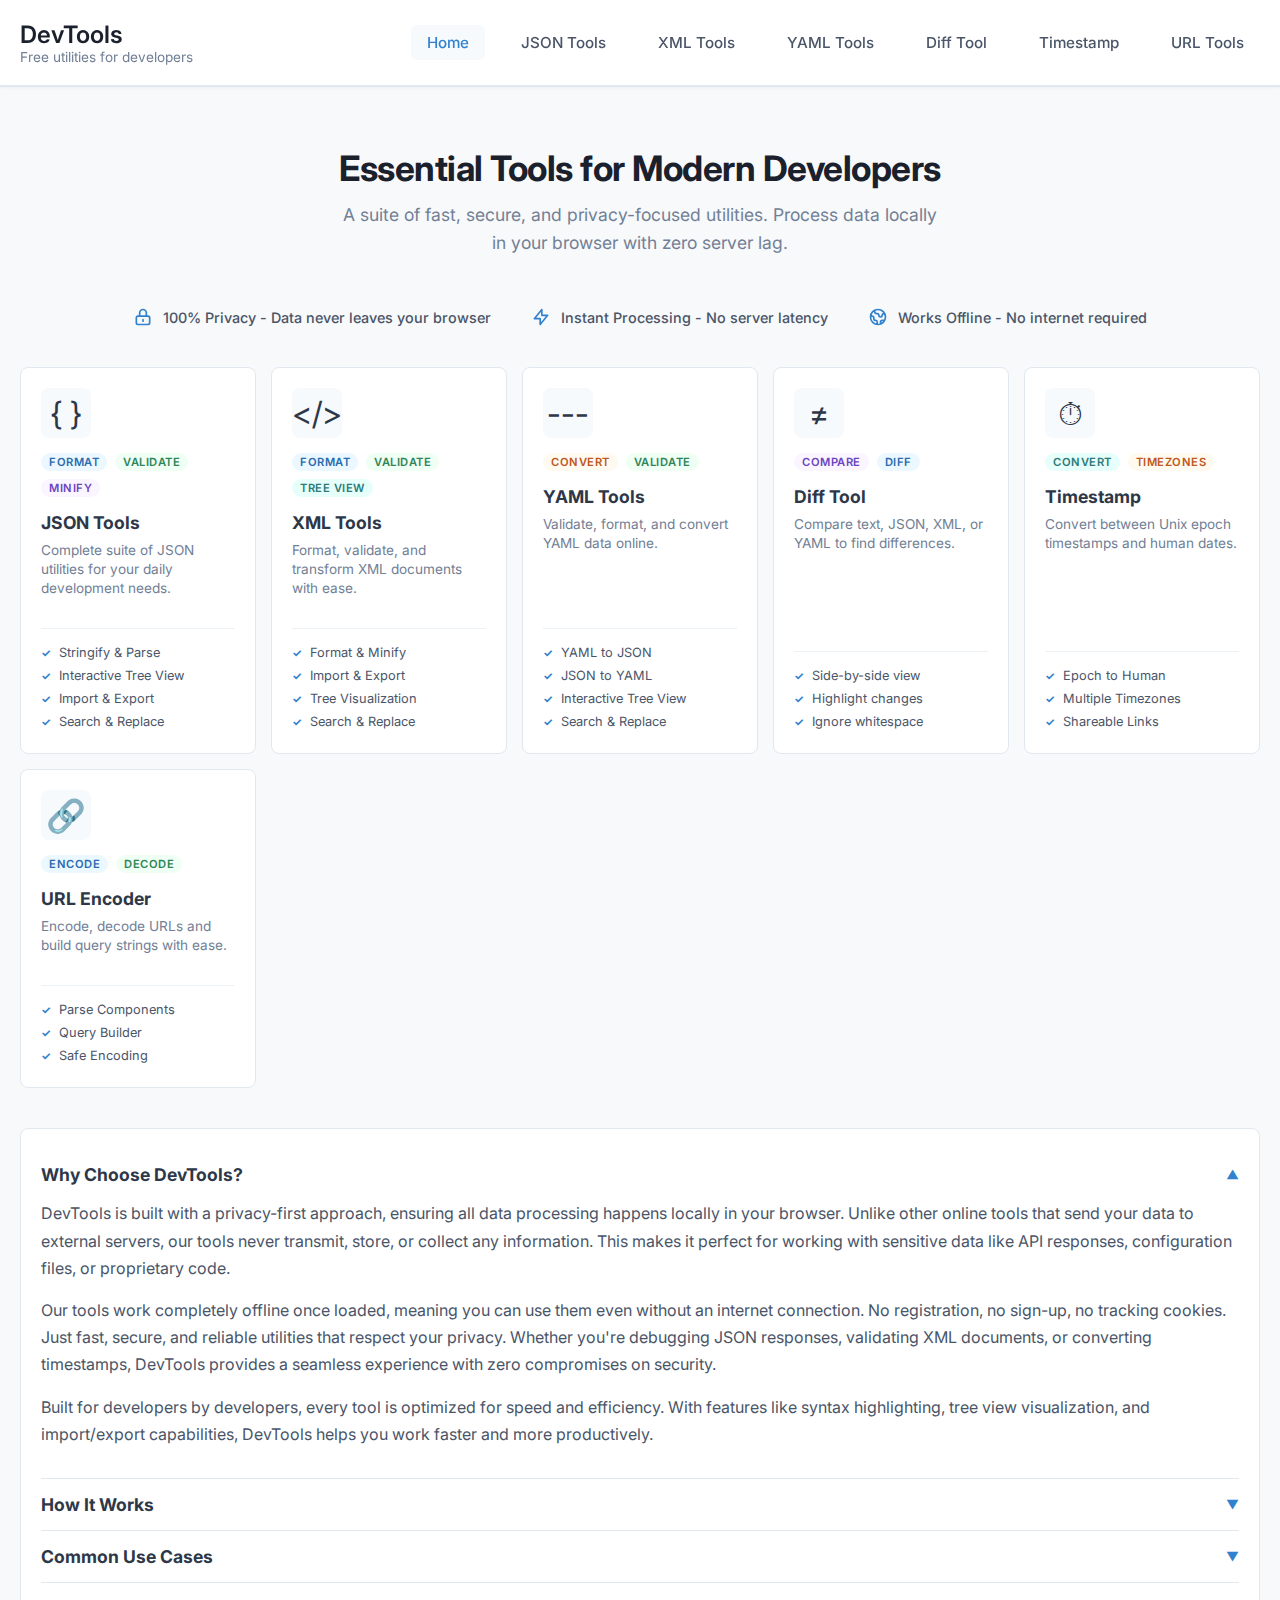
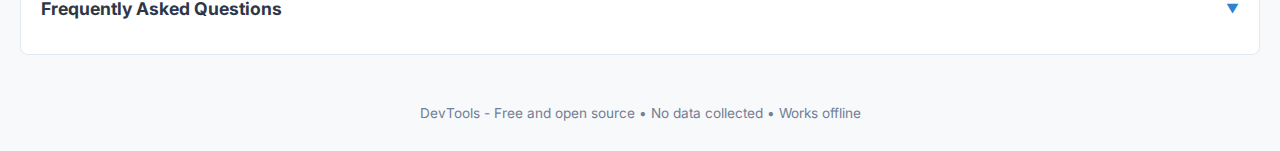
<file: index.html>
<!DOCTYPE html>
<html lang="en">
<head>
    <meta charset="UTF-8">
    <meta name="viewport" content="width=device-width, initial-scale=1.0">

    <!-- SEO Meta Tags -->
    <title>Free JSON Formatter & XML Tools Online - DevTools | formatting.tech</title>
    <meta name="description" content="Free online developer tools - JSON formatter, JSON validator, XML beautifier, and more. No signup required, works offline, zero data collection. Trusted by developers worldwide.">
    <meta name="keywords" content="json formatter, json validator, json beautifier, xml formatter, xml validator, developer tools, online json formatter, json escape, json stringify, free developer tools">
    <meta name="author" content="DevTools">
    <link rel="canonical" href="https://formatting.tech/">

    <!-- Open Graph / Social Media -->
    <meta property="og:type" content="website">
    <meta property="og:url" content="https://formatting.tech/">
    <meta property="og:title" content="Free JSON Formatter & XML Tools Online - DevTools">
    <meta property="og:description" content="Free developer tools for JSON formatting, XML validation, and more. Works offline, no data collection.">
    <meta property="og:site_name" content="DevTools">
    <meta property="og:image" content="https://formatting.tech/images/og-image.png">
    <meta property="og:image:width" content="1200">
    <meta property="og:image:height" content="630">

    <!-- Twitter Card -->
    <meta name="twitter:card" content="summary">
    <meta name="twitter:title" content="Free JSON Formatter & XML Tools Online - DevTools">
    <meta name="twitter:description" content="Free developer tools for JSON formatting, XML validation, and more. Works offline, no data collection.">
    <meta name="twitter:image" content="https://formatting.tech/images/og-image.png">

    <!-- Consolidated Structured Data (JSON-LD) -->
    <script type="application/ld+json">
    {"@context":"https://schema.org","@graph":[{"@type":"WebSite","name":"DevTools - formatting.tech","description":"Free online developer tools for JSON and XML formatting, validation, and transformation","url":"https://formatting.tech/"},{"@type":"Organization","name":"DevTools","url":"https://formatting.tech/","description":"Free developer utilities for JSON and XML processing"},{"@type":"ItemList","name":"Developer Tools","description":"Collection of free developer tools","itemListElement":[{"@type":"ListItem","position":1,"name":"JSON Tools","url":"https://json.formatting.tech/"},{"@type":"ListItem","position":2,"name":"XML Tools","url":"https://xml.formatting.tech/"},{"@type":"ListItem","position":3,"name":"Timestamp Converter","url":"https://timestamp.formatting.tech/"},{"@type":"ListItem","position":4,"name":"URL Encoder / Decoder","url":"https://url.formatting.tech/"},{"@type":"ListItem","position":5,"name":"YAML Tools","url":"https://yml.formatting.tech/"},{"@type":"ListItem","position":6,"name":"Diff Tools","url":"https://diff.formatting.tech/"}]}]}
    </script>

    <!-- DNS Prefetch for external domains -->
    <link rel="dns-prefetch" href="https://www.googletagmanager.com">
    <link rel="dns-prefetch" href="https://pagead2.googlesyndication.com">

    <!-- Critical CSS - Minimal inline for instant render -->
    <style>*{margin:0;padding:0;box-sizing:border-box}:root{--primary-color:#3182ce;--secondary-bg:#f7fafc;--border-color:#e2e8f0;--text-primary:#2d3748;--text-secondary:#4a5568}body{font-family:'Inter',-apple-system,BlinkMacSystemFont,sans-serif;background:#f8f9fa;color:var(--text-primary);min-height:100vh}.header{background:#fff;border-bottom:2px solid var(--border-color);padding:20px 0;position:sticky;top:0;z-index:100}.header-content{max-width:1600px;margin:0 auto;padding:0 20px;display:flex;justify-content:space-between;align-items:center}.logo{text-decoration:none}.logo h1{font-size:1.5rem;font-weight:600;color:#1a202c;margin:0}.container{max-width:1600px;margin:0 auto;padding:20px}</style>

    <!-- Font Preloading - Non-blocking -->
    <link rel="preconnect" href="https://fonts.googleapis.com">
    <link rel="preconnect" href="https://fonts.gstatic.com" crossorigin>
    <link rel="preload" as="style" href="https://fonts.googleapis.com/css2?family=Inter:wght@400;500;600&family=Fira+Code:wght@400;500&display=swap">
    <link rel="stylesheet" href="https://fonts.googleapis.com/css2?family=Inter:wght@400;500;600&family=Fira+Code:wght@400;500&display=swap" media="print" onload="this.media='all'">

    <!-- Main CSS - Load synchronously (small file, critical for layout) -->
    <link rel="stylesheet" href="css/main.css">

    <!-- Deferred Scripts - Non-blocking -->
    <script defer src="js/utils.js"></script>
    <style>
        .hero {
            text-align: center;
            padding: 40px 0 20px;
        }

        .hero h2 {
            font-size: 2.2rem;
            margin-bottom: 12px;
            color: #1a202c;
            letter-spacing: -0.5px;
        }

        .hero p {
            font-size: 1.1rem;
            color: #718096;
            max-width: 600px;
            margin: 0 auto 30px;
            line-height: 1.6;
        }

        .tools-grid {
            display: grid;
            grid-template-columns: repeat(5, 1fr);
            gap: 15px;
            margin-top: 10px;
        }

        .tool-card {
            background: white;
            border: 1px solid #e2e8f0;
            border-radius: 8px;
            padding: 20px;
            transition: all 0.3s;
            text-decoration: none;
            color: inherit;
            display: flex;
            flex-direction: column;
            height: 100%;
            min-height: 220px;
        }

        .tool-card:hover {
            transform: translateY(-3px);
            box-shadow: 0 10px 20px rgba(0, 0, 0, 0.05);
            border-color: #3182ce;
        }

        .tool-icon {
            font-size: 2rem;
            margin-bottom: 15px;
            background: #f7fafc;
            width: 50px;
            height: 50px;
            display: flex;
            align-items: center;
            justify-content: center;
            border-radius: 8px;
        }

        .tool-card h3 {
            font-size: 1.1rem;
            margin-bottom: 8px;
            color: #2d3748;
        }

        .tool-card p {
            color: #718096;
            font-size: 0.85rem;
            line-height: 1.4;
            margin-bottom: 15px;
            flex-grow: 1;
        }

        .tool-features {
            list-style: none;
            padding: 0;
            margin-top: 15px;
            border-top: 1px solid #edf2f7;
            padding-top: 12px;
        }

        .tool-features li {
            font-size: 0.8rem;
            color: #4a5568;
            padding: 4px 0;
            display: flex;
            align-items: center;
        }

        .tool-features li::before {
            content: "✓";
            color: #3182ce;
            font-weight: bold;
            margin-right: 8px;
            font-size: 0.7rem;
        }

        @media (max-width: 1200px) {
            .tools-grid {
                grid-template-columns: repeat(auto-fit, minmax(280px, 1fr));
            }
        }
    </style>
</head>
<body>
    <div class="header">
        <div class="header-content">
            <a href="./" class="logo">
                <h1>DevTools</h1>
                <div class="logo-subtitle">Free utilities for developers</div>
            </a>
            <nav class="main-nav">
                <a href="./" class="nav-link active">Home</a>
                <a href="tools/json-tools.html" class="nav-link">JSON Tools</a>
                <a href="tools/xml-tools.html" class="nav-link">XML Tools</a>
                <a href="tools/yml-tools.html" class="nav-link">YAML Tools</a>
                <a href="tools/diff-tools.html" class="nav-link">Diff Tool</a>
                <a href="tools/timestamp-tools.html" class="nav-link">Timestamp</a>
                <a href="tools/url-tools.html" class="nav-link">URL Tools</a>
            </nav>
        </div>
    </div>

    <main class="container">
        <div class="hero">
            <h2>Essential Tools for Modern Developers</h2>
            <p>A suite of fast, secure, and privacy-focused utilities. Process data locally in your browser with zero server lag.</p>
        </div>

        <div class="features-section">
            <div class="feature-item">
                <svg width="20" height="20" fill="none" stroke="currentColor" viewBox="0 0 24 24"><path stroke-linecap="round" stroke-linejoin="round" stroke-width="2" d="M12 15v2m-6 4h12a2 2 0 002-2v-6a2 2 0 00-2-2H6a2 2 0 00-2 2v6a2 2 0 002 2zm10-10V7a4 4 0 00-8 0v4h8z"></path></svg>
                <span>100% Privacy - Data never leaves your browser</span>
            </div>
            <div class="feature-item">
                <svg width="20" height="20" fill="none" stroke="currentColor" viewBox="0 0 24 24"><path stroke-linecap="round" stroke-linejoin="round" stroke-width="2" d="M13 10V3L4 14h7v7l9-11h-7z"></path></svg>
                <span>Instant Processing - No server latency</span>
            </div>
            <div class="feature-item">
                <svg width="20" height="20" fill="none" stroke="currentColor" viewBox="0 0 24 24"><path stroke-linecap="round" stroke-linejoin="round" stroke-width="2" d="M3.055 11H5a2 2 0 012 2v1a2 2 0 002 2 2 2 0 012 2v2.945M8 3.935V5.5A2.5 2.5 0 0010.5 8h.5a2 2 0 012 2 2 2 0 104 0 2 2 0 012-2h1.064M15 20.488V18a2 2 0 012-2h3.064M21 12a9 9 0 11-18 0 9 9 0 0118 0z"></path></svg>
                <span>Works Offline - No internet required</span>
            </div>
        </div>

        <div class="tools-grid">
            <a href="tools/json-tools.html" class="tool-card">
                <div class="tool-icon">{ }</div>
                <div class="card-badges">
                    <span class="feature-badge badge-blue">Format</span>
                    <span class="feature-badge badge-green">Validate</span>
                    <span class="feature-badge badge-purple">Minify</span>
                </div>
                <h3>JSON Tools</h3>
                <p>Complete suite of JSON utilities for your daily development needs.</p>
                <ul class="tool-features">
                    <li>Stringify & Parse</li>
                    <li>Interactive Tree View</li>
                    <li>Import & Export</li>
                    <li>Search & Replace</li>
                </ul>
            </a>

            <a href="tools/xml-tools.html" class="tool-card">
                <div class="tool-icon">&lt;/&gt;</div>
                <div class="card-badges">
                    <span class="feature-badge badge-blue">Format</span>
                    <span class="feature-badge badge-green">Validate</span>
                    <span class="feature-badge badge-teal">Tree View</span>
                </div>
                <h3>XML Tools</h3>
                <p>Format, validate, and transform XML documents with ease.</p>
                <ul class="tool-features">
                    <li>Format & Minify</li>
                    <li>Import & Export</li>
                    <li>Tree Visualization</li>
                    <li>Search & Replace</li>
                </ul>
            </a>

            <a href="tools/yml-tools.html" class="tool-card">
                <div class="tool-icon">---</div>
                <div class="card-badges">
                    <span class="feature-badge badge-orange">Convert</span>
                    <span class="feature-badge badge-green">Validate</span>
                </div>
                <h3>YAML Tools</h3>
                <p>Validate, format, and convert YAML data online.</p>
                <ul class="tool-features">
                    <li>YAML to JSON</li>
                    <li>JSON to YAML</li>
                    <li>Interactive Tree View</li>
                    <li>Search & Replace</li>
                </ul>
            </a>

            <a href="tools/diff-tools.html" class="tool-card">
                <div class="tool-icon">&#8800;</div>
                <div class="card-badges">
                    <span class="feature-badge badge-purple">Compare</span>
                    <span class="feature-badge badge-blue">Diff</span>
                </div>
                <h3>Diff Tool</h3>
                <p>Compare text, JSON, XML, or YAML to find differences.</p>
                <ul class="tool-features">
                    <li>Side-by-side view</li>
                    <li>Highlight changes</li>
                    <li>Ignore whitespace</li>
                </ul>
            </a>

            <a href="tools/timestamp-tools.html" class="tool-card">
                <div class="tool-icon">&#9201;</div>
                <div class="card-badges">
                    <span class="feature-badge badge-teal">Convert</span>
                    <span class="feature-badge badge-orange">Timezones</span>
                </div>
                <h3>Timestamp</h3>
                <p>Convert between Unix epoch timestamps and human dates.</p>
                <ul class="tool-features">
                    <li>Epoch to Human</li>
                    <li>Multiple Timezones</li>
                    <li>Shareable Links</li>
                </ul>
            </a>

            <a href="tools/url-tools.html" class="tool-card">
                <div class="tool-icon">&#128279;</div>
                <div class="card-badges">
                    <span class="feature-badge badge-blue">Encode</span>
                    <span class="feature-badge badge-green">Decode</span>
                </div>
                <h3>URL Encoder</h3>
                <p>Encode, decode URLs and build query strings with ease.</p>
                <ul class="tool-features">
                    <li>Parse Components</li>
                    <li>Query Builder</li>
                    <li>Safe Encoding</li>
                </ul>
            </a>
        </div>

        <!-- Educational Content Sections -->
        <div class="content-sections">
            <details class="content-accordion" open>
                <summary class="accordion-header">
                    <h2>Why Choose DevTools?</h2>
                    <span class="accordion-icon">▼</span>
                </summary>
                <div class="accordion-content">
                    <p>DevTools is built with a privacy-first approach, ensuring all data processing happens locally in your browser. Unlike other online tools that send your data to external servers, our tools never transmit, store, or collect any information. This makes it perfect for working with sensitive data like API responses, configuration files, or proprietary code.</p>
                    <p>Our tools work completely offline once loaded, meaning you can use them even without an internet connection. No registration, no sign-up, no tracking cookies. Just fast, secure, and reliable utilities that respect your privacy. Whether you're debugging JSON responses, validating XML documents, or converting timestamps, DevTools provides a seamless experience with zero compromises on security.</p>
                    <p>Built for developers by developers, every tool is optimized for speed and efficiency. With features like syntax highlighting, tree view visualization, and import/export capabilities, DevTools helps you work faster and more productively.</p>
                </div>
            </details>

            <details class="content-accordion">
                <summary class="accordion-header">
                    <h2>How It Works</h2>
                    <span class="accordion-icon">▼</span>
                </summary>
                <div class="accordion-content">
                    <p>All DevTools utilities are browser-based applications that run entirely on your device. When you paste JSON, XML, YAML, or any other data into our tools, the processing happens using JavaScript in your browser's runtime environment. No data ever leaves your computer.</p>
                    <p>Our tools leverage modern web technologies like Web Workers for background processing, virtual DOM for efficient rendering of large datasets, and local storage for saving preferences. This architecture ensures instant processing without server latency, making operations like formatting, validation, and conversion incredibly fast.</p>
                    <p>The offline capability is powered by browser caching. Once you've loaded a tool page, all the necessary code is cached locally. This means you can bookmark these tools and use them even when you're disconnected from the internet, making it perfect for developers working in restricted environments or during travel.</p>
                </div>
            </details>

            <details class="content-accordion">
                <summary class="accordion-header">
                    <h2>Common Use Cases</h2>
                    <span class="accordion-icon">▼</span>
                </summary>
                <div class="accordion-content">
                    <p><strong>API Development & Testing:</strong> Format and validate JSON responses from REST APIs, beautify minified payloads for debugging, or escape JSON strings for embedding in code. The JSON tools support stringify, parse, and tree view for complex nested objects.</p>
                    <p><strong>Configuration File Management:</strong> Work with XML config files for Java or .NET applications, convert YAML to JSON for Kubernetes deployments, or validate YAML syntax for Docker Compose files. Our tools help prevent deployment errors caused by formatting issues.</p>
                    <p><strong>Data Transformation:</strong> Convert between different data formats (YAML ↔ JSON), encode/decode URL parameters for query strings, or compare two versions of a file using the diff tool. Perfect for code reviews, migration projects, and data pipeline development.</p>
                    <p><strong>Debugging & Troubleshooting:</strong> Parse timestamp values to understand when events occurred, decode URL-encoded strings to read error messages, or use the diff tool to identify what changed between API versions. These tools save hours of manual debugging time.</p>
                    <p>Whether you're a frontend developer working with API responses, a backend engineer managing config files, or a DevOps professional deploying containerized applications, DevTools provides the utilities you need for daily development tasks.</p>
                </div>
            </details>

            <details class="content-accordion">
                <summary class="accordion-header">
                    <h2>Frequently Asked Questions</h2>
                    <span class="accordion-icon">▼</span>
                </summary>
                <div class="accordion-content">
                    <p><strong>Is DevTools really free?</strong><br>
                    Yes, all our tools are completely free to use with no hidden costs, subscription fees, or feature limitations. You don't even need to create an account.</p>

                    <p><strong>Does my data get sent to a server?</strong><br>
                    No, absolutely not. All processing happens locally in your browser. We never transmit, store, or collect any of your data. You can verify this by opening your browser's network tab and seeing no data transfers when using the tools.</p>

                    <p><strong>Can I use these tools offline?</strong><br>
                    Yes! Once you've loaded a tool page, it's cached in your browser. You can bookmark the pages and use them even without an internet connection.</p>

                    <p><strong>What browsers are supported?</strong><br>
                    DevTools works on all modern browsers including Chrome, Firefox, Safari, and Edge. For the best experience, we recommend using the latest version of your preferred browser.</p>

                    <p><strong>Are there file size limits?</strong><br>
                    The tools can handle reasonably large files (several megabytes), but performance depends on your device's capabilities. For extremely large files (>10MB), you may experience slower processing due to browser memory constraints.</p>
                </div>
            </details>
        </div>
    </main>


    <footer>
        <p>DevTools - Free and open source • No data collected • Works offline</p>
    </footer>

    <script>
        document.addEventListener('DOMContentLoaded', function() {
            setActiveNav('./');
        });
    </script>

    <!-- Analytics (deferred for better performance) -->
    <script async src="https://www.googletagmanager.com/gtag/js?id=G-B4LNPCXR9M"></script>
    <script>
      window.addEventListener('load', function() {
        window.dataLayer = window.dataLayer || [];
        function gtag(){dataLayer.push(arguments);}
        gtag('js', new Date());
        gtag('config', 'G-B4LNPCXR9M');
      });
    </script>

    <!-- Auto Ads with frequency hint for better CLS -->
    <script async
            src="https://pagead2.googlesyndication.com/pagead/js/adsbygoogle.js?client=ca-pub-4697643139994449"
            crossorigin="anonymous"
            data-ad-frequency-hint="30s"></script>
</body>
</html>
</file>
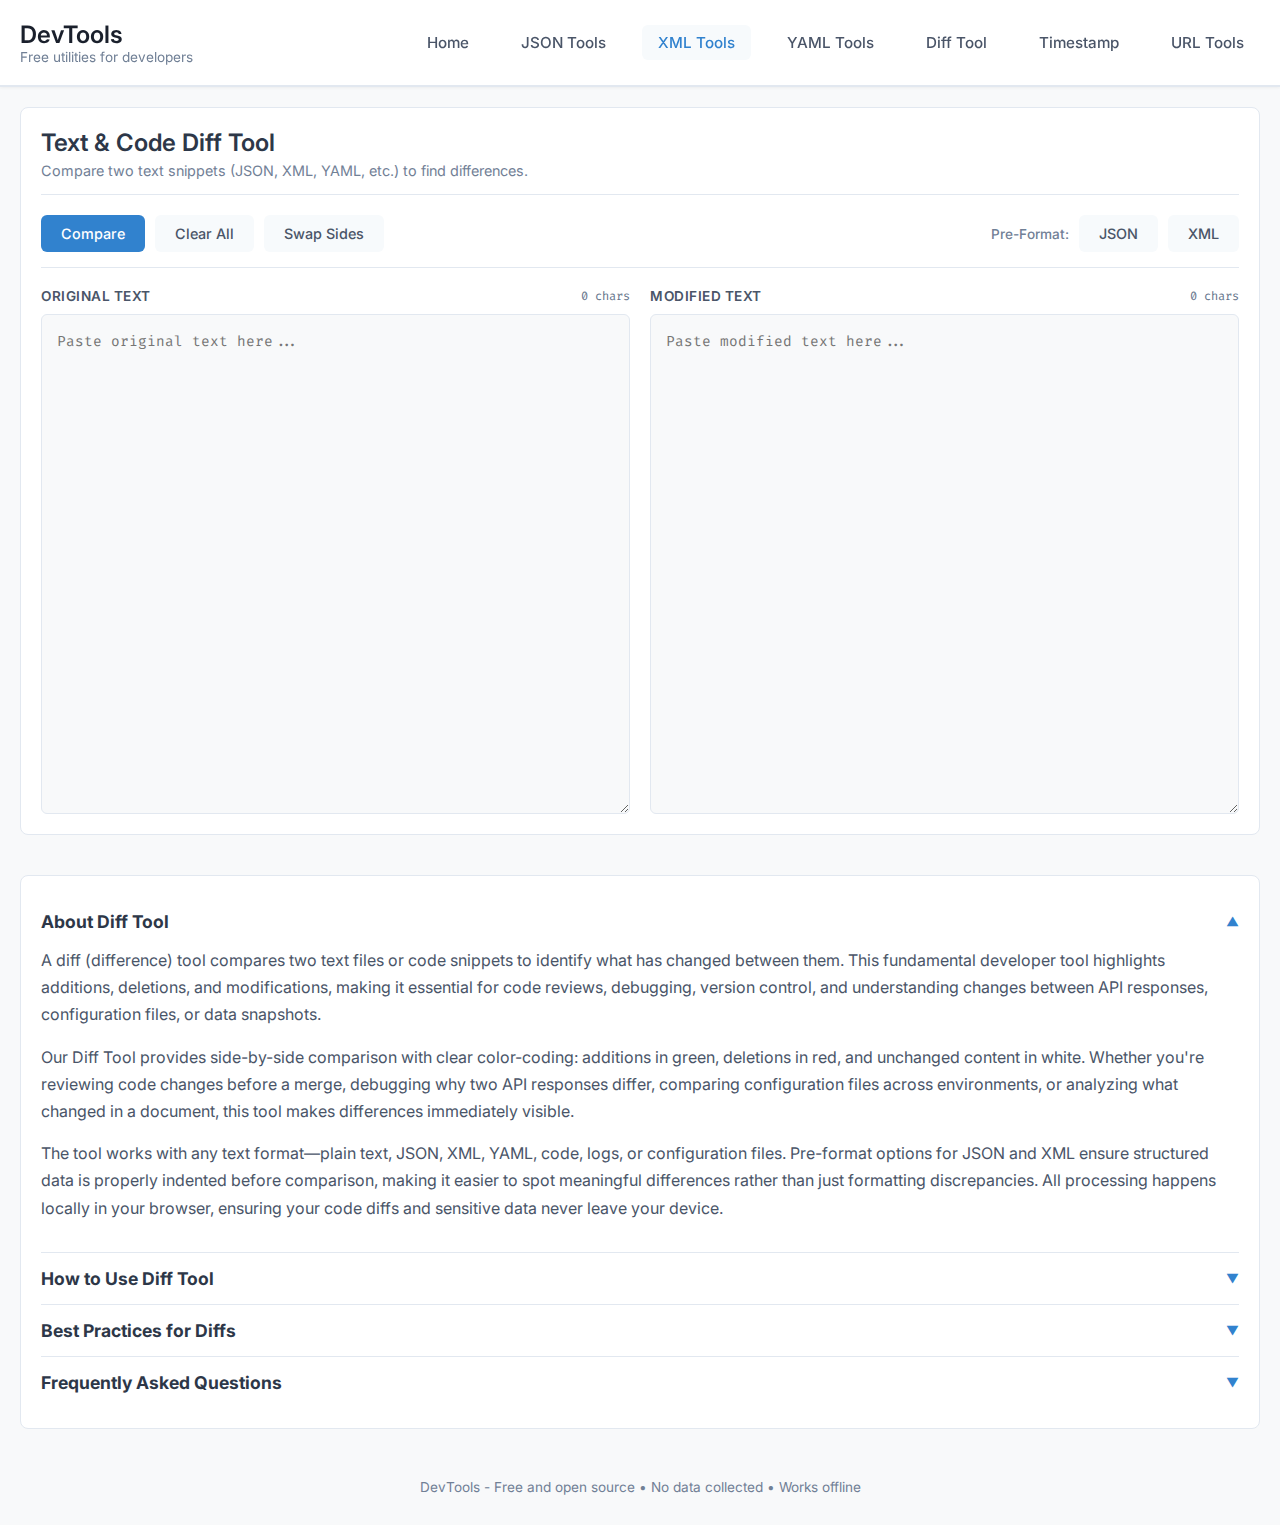
<file: tools/diff-tools.html>
<!DOCTYPE html>
<html lang="en">
<head>
    <meta charset="UTF-8">
    <meta name="viewport" content="width=device-width, initial-scale=1.0">

    <!-- SEO Meta Tags -->
    <title>Text & JSON Diff Tool - Compare Two Files Online | DevTools</title>
    <meta name="description" content="Free online Diff Tool. Compare text, JSON, XML, or YAML files side-by-side. Highlight differences, additions, and removals. No signup required.">
    <meta name="keywords" content="diff tool, text compare, json compare, xml compare, yaml compare, file difference, online diff, code compare, free developer tools">
    <meta name="author" content="DevTools">
    <link rel="canonical" href="https://diff.formatting.tech/">

    <!-- Open Graph / Social Media -->
    <meta property="og:type" content="website">
    <meta property="og:url" content="https://diff.formatting.tech/">
    <meta property="og:title" content="Text & JSON Diff Tool - Compare Two Files Online">
    <meta property="og:description" content="Free online Diff Tool. Compare text, JSON, XML, or YAML files side-by-side.">
    <meta property="og:site_name" content="DevTools">
    <meta property="og:image" content="https://formatting.tech/images/og-image.png">
    <meta property="og:image:width" content="1200">
    <meta property="og:image:height" content="630">

    <!-- Twitter Card -->
    <meta name="twitter:card" content="summary">
    <meta name="twitter:title" content="Text & JSON Diff Tool - Compare Two Files Online">
    <meta name="twitter:description" content="Free online Diff Tool. Compare text, JSON, XML, or YAML files side-by-side.">
    <meta name="twitter:image" content="https://formatting.tech/images/og-image.png">

    <!-- Consolidated Structured Data (JSON-LD) -->
    <script type="application/ld+json">
    {"@context":"https://schema.org","@graph":[{"@type":"WebApplication","name":"Diff Tool","description":"Free online diff tool for comparing text, JSON, XML, or YAML files side-by-side","url":"https://formatting.tech/tools/diff-tools.html","applicationCategory":"DeveloperApplication","operatingSystem":"Any","offers":{"@type":"Offer","price":"0","priceCurrency":"USD"},"featureList":["Compare two text snippets","Side-by-side diff view","Highlight additions and deletions","Pre-format JSON before comparing","Pre-format XML before comparing","Swap sides functionality"]},{"@type":"BreadcrumbList","itemListElement":[{"@type":"ListItem","position":1,"name":"Home","item":"https://formatting.tech/"},{"@type":"ListItem","position":2,"name":"Diff Tool","item":"https://formatting.tech/tools/diff-tools.html"}]},{"@type":"FAQPage","mainEntity":[{"@type":"Question","name":"How does the diff algorithm work?","acceptedAnswer":{"@type":"Answer","text":"Diff tools use algorithms like Myers' diff to find the longest common subsequence between two texts, then determine the minimal set of changes needed to transform one into the other. Our tool compares line-by-line, identifying additions, deletions, and unchanged lines."}},{"@type":"Question","name":"Can I compare JSON files?","acceptedAnswer":{"@type":"Answer","text":"Yes! Click the JSON pre-format button to format both inputs before comparing. This ensures consistent indentation so you're comparing actual data differences rather than formatting variations."}},{"@type":"Question","name":"What do the colors mean in the diff?","acceptedAnswer":{"@type":"Answer","text":"Red lines with a minus prefix indicate content removed from the original. Green lines with a plus prefix indicate content added in the modified version. White or uncolored lines appear in both versions unchanged."}},{"@type":"Question","name":"What file formats can I compare?","acceptedAnswer":{"@type":"Answer","text":"You can compare any text-based format: plain text, JSON, XML, YAML, JavaScript, Python, HTML, CSS, configuration files, log files, CSV, Markdown, and more. The tool treats all input as text."}}]}]}
    </script>

    <!-- DNS Prefetch for external domains -->
    <link rel="dns-prefetch" href="https://www.googletagmanager.com">
    <link rel="dns-prefetch" href="https://pagead2.googlesyndication.com">

    <!-- Critical CSS - Minimal inline for instant render -->
    <style>*{margin:0;padding:0;box-sizing:border-box}:root{--primary-color:#3182ce;--secondary-bg:#f7fafc;--border-color:#e2e8f0;--text-primary:#2d3748;--text-secondary:#4a5568}body{font-family:'Inter',-apple-system,BlinkMacSystemFont,sans-serif;background:#f8f9fa;color:var(--text-primary);min-height:100vh}.header{background:#fff;border-bottom:2px solid var(--border-color);padding:20px 0;position:sticky;top:0;z-index:100}.header-content{max-width:1600px;margin:0 auto;padding:0 20px;display:flex;justify-content:space-between;align-items:center}.logo{text-decoration:none}.logo h1{font-size:1.5rem;font-weight:600;color:#1a202c;margin:0}.container{max-width:1600px;margin:0 auto;padding:20px}</style>

    <!-- Font Preloading - Non-blocking -->
    <link rel="preconnect" href="https://fonts.googleapis.com">
    <link rel="preconnect" href="https://fonts.gstatic.com" crossorigin>
    <link rel="preload" as="style" href="https://fonts.googleapis.com/css2?family=Inter:wght@400;500;600&family=Fira+Code:wght@400;500&display=swap">
    <link rel="stylesheet" href="https://fonts.googleapis.com/css2?family=Inter:wght@400;500;600&family=Fira+Code:wght@400;500&display=swap" media="print" onload="this.media='all'">

    <!-- Main CSS - Load synchronously (small file, critical for layout) -->
    <link rel="stylesheet" href="../css/main.css">

    <!-- Tool-specific CSS - Load async to avoid blocking -->
    <link rel="preload" href="../css/diff.css" as="style" onload="this.onload=null;this.rel='stylesheet'">
    <noscript><link rel="stylesheet" href="../css/diff.css"></noscript>

    <!-- Deferred Scripts - Non-blocking -->
    <script defer src="../js/utils.js"></script>
    <script defer src="../js/xml-tools.js"></script>
    <script defer src="../js/diff-tools.js"></script>
</head>
<body>
    <div class="header">
        <div class="header-content">
            <a href="../index.html" class="logo">
                <h1>DevTools</h1>
                <div class="logo-subtitle">Free utilities for developers</div>
            </a>
            <nav class="main-nav">
                <a href="../index.html" class="nav-link">Home</a>
                <a href="json-tools.html" class="nav-link">JSON Tools</a>
                <a href="xml-tools.html" class="nav-link">XML Tools</a>
                <a href="yml-tools.html" class="nav-link">YAML Tools</a>
                <a href="diff-tools.html" class="nav-link active">Diff Tool</a>
                <a href="timestamp-tools.html" class="nav-link">Timestamp</a>
                <a href="url-tools.html" class="nav-link">URL Tools</a>
            </nav>
        </div>
    </div>

    <main class="container">
        <div class="workspace">
            <div class="workspace-header">
                <h2 class="workspace-title">Text & Code Diff Tool</h2>
                <p class="workspace-description">Compare two text snippets (JSON, XML, YAML, etc.) to find differences.</p>
            </div>

            <div class="controls">
                <button onclick="computeDiff()">Compare</button>
                <button class="secondary" onclick="clearAll()">Clear All</button>
                <button class="secondary" onclick="swapContent()">Swap Sides</button>
                
                <div class="format-controls" style="margin-left: auto; margin-bottom: 0;">
                    <span class="format-label">Pre-Format:</span>
                    <button class="secondary" onclick="formatBoth('json')" title="Format both inputs as JSON">JSON</button>
                    <!-- XML formatting requires the XML parser which is in xml-tools.js, we might need to duplicate or load it -->
                    <button class="secondary" onclick="formatBoth('xml')" title="Format both inputs as XML">XML</button>
                </div>
            </div>
            
            <div class="status-bar" id="status-bar"></div>

            <div class="editor-layout">
                <div class="editor-panel">
                    <div class="panel-header">
                        <span class="panel-label">Original Text</span>
                        <span class="char-count" id="char-count-1">0 chars</span>
                    </div>
                    <textarea id="input-original" placeholder="Paste original text here..."></textarea>
                </div>
                <div class="editor-panel">
                    <div class="panel-header">
                        <span class="panel-label">Modified Text</span>
                        <span class="char-count" id="char-count-2">0 chars</span>
                    </div>
                    <textarea id="input-modified" placeholder="Paste modified text here..."></textarea>
                </div>
            </div>

            <div id="diff-results" style="display: none;">
                <div class="workspace-header" style="margin-top: 30px; border-top: 1px solid var(--border-color); padding-top: 20px;">
                    <h3 class="workspace-title" style="font-size: 1.2rem;">Comparison Result</h3>
                </div>
                <div class="diff-output" id="diff-output"></div>
            </div>
        </div>


        <!-- Educational Content Sections -->
        <div class="content-sections">
            <details class="content-accordion" open>
                <summary class="accordion-header">
                    <h2>About Diff Tool</h2>
                    <span class="accordion-icon">▼</span>
                </summary>
                <div class="accordion-content">
                    <p>A diff (difference) tool compares two text files or code snippets to identify what has changed between them. This fundamental developer tool highlights additions, deletions, and modifications, making it essential for code reviews, debugging, version control, and understanding changes between API responses, configuration files, or data snapshots.</p>
                    <p>Our Diff Tool provides side-by-side comparison with clear color-coding: additions in green, deletions in red, and unchanged content in white. Whether you're reviewing code changes before a merge, debugging why two API responses differ, comparing configuration files across environments, or analyzing what changed in a document, this tool makes differences immediately visible.</p>
                    <p>The tool works with any text format—plain text, JSON, XML, YAML, code, logs, or configuration files. Pre-format options for JSON and XML ensure structured data is properly indented before comparison, making it easier to spot meaningful differences rather than just formatting discrepancies. All processing happens locally in your browser, ensuring your code diffs and sensitive data never leave your device.</p>
                </div>
            </details>

            <details class="content-accordion">
                <summary class="accordion-header">
                    <h2>How to Use Diff Tool</h2>
                    <span class="accordion-icon">▼</span>
                </summary>
                <div class="accordion-content">
                    <p><strong>Basic Comparison:</strong> Paste your original text in the left panel and the modified version in the right panel, then click "Compare". The tool displays differences with color-coding: green for additions, red for deletions, and white for unchanged lines. This makes it easy to scan through and identify exactly what changed.</p>

                    <p><strong>Compare JSON Files:</strong> When comparing JSON, click the "JSON" pre-format button before running the comparison. This formats both inputs with consistent indentation, ensuring you're comparing actual data differences rather than just formatting variations. Essential for comparing API responses across different endpoints or versions.</p>

                    <p><strong>Compare XML Files:</strong> Use the "XML" pre-format button to beautify both XML inputs before comparison. This is particularly useful for configuration files, SOAP responses, or any XML where formatting might differ but the content is what matters. Proper formatting makes structural changes clear.</p>

                    <p><strong>Swap Sides:</strong> Click "Swap Sides" to exchange the left and right inputs. This is useful when you accidentally paste texts in the wrong order, or when you want to view the diff from the opposite perspective (original vs. modified becomes modified vs. original).</p>

                    <p><strong>Clear All:</strong> Removes both text inputs and the comparison results, giving you a fresh start. Use this when switching to a completely different comparison task or when you want to clear sensitive data from the tool.</p>

                    <p><strong>Reading Diff Results:</strong> The output shows line-by-line differences. Red lines with "-" prefix were in the original but removed in the modified version. Green lines with "+" prefix were added in the modified version. White lines appear in both versions unchanged. This format is standard across most diff tools and version control systems.</p>
                </div>
            </details>

            <details class="content-accordion">
                <summary class="accordion-header">
                    <h2>Best Practices for Diffs</h2>
                    <span class="accordion-icon">▼</span>
                </summary>
                <div class="accordion-content">
                    <p><strong>Format Data Before Comparing:</strong> For structured data like JSON or XML, always format both inputs before running the diff. Formatting differences (different indentation or line breaks) can obscure actual content changes. Use our pre-format buttons to standardize formatting, then compare to see only meaningful differences.</p>

                    <p><strong>Use Appropriate Comparison Mode:</strong> For code or structured data, character-level differences matter. For prose or documentation, word-level or paragraph-level differences might be more useful. Consider what level of detail you need—are you looking for typo fixes or structural changes?</p>

                    <p><strong>Review Context Lines:</strong> Don't just look at highlighted changes—read the surrounding context (unchanged lines) to understand why the change was made and whether it makes sense in context. Changes that look fine in isolation might reveal issues when seen with surrounding code.</p>

                    <p><strong>Handle Large Files Carefully:</strong> For very large files (thousands of lines), comparing the entire content can be slow and produce overwhelming output. Consider comparing specific sections, using command-line diff tools for large files, or focusing on specific areas where you expect changes.</p>

                    <p><strong>Export Comparison Results:</strong> While our tool focuses on visual comparison, consider documenting significant differences for code review comments, bug reports, or change logs. Screenshot the diff output or copy relevant changed sections for inclusion in documentation.</p>
                </div>
            </details>

            <details class="content-accordion">
                <summary class="accordion-header">
                    <h2>Frequently Asked Questions</h2>
                    <span class="accordion-icon">▼</span>
                </summary>
                <div class="accordion-content">
                    <p><strong>How does the diff algorithm work?</strong><br>
                    Diff tools use algorithms like Myers' diff or Hunt-McIlroy to find the longest common subsequence (LCS) between two texts, then determine the minimal set of changes (additions and deletions) needed to transform one into the other. Our tool compares line-by-line, identifying which lines are unique to each version and which appear in both.</p>

                    <p><strong>Can I compare JSON files?</strong><br>
                    Yes! Click the "JSON" pre-format button to format both inputs before comparing. This ensures consistent indentation and structure, so you're comparing actual data differences (different values, added/removed fields) rather than just formatting variations. This is essential for comparing API responses or configuration files.</p>

                    <p><strong>What do the colors mean in the diff?</strong><br>
                    Red (or lines with "-") indicates content that exists in the original but was removed in the modified version. Green (or lines with "+") indicates content that was added in the modified version. White or uncolored lines appear in both versions unchanged. This color scheme is standard across most diff viewers.</p>

                    <p><strong>How do I ignore whitespace differences?</strong><br>
                    Currently, our tool compares exact line content including whitespace. For JSON and XML, use the pre-format buttons to standardize whitespace before comparing. For other formats, you may need to manually normalize whitespace or use command-line tools with --ignore-whitespace flags for more advanced filtering.</p>

                    <p><strong>Can I export the comparison results?</strong><br>
                    While we don't have a direct export feature, you can copy the diff output from the results section, take a screenshot, or copy individual changed sections for documentation. For automated diff exports or large-scale comparison tasks, consider command-line tools like diff or git diff.</p>

                    <p><strong>What file formats can I compare?</strong><br>
                    You can compare any text-based format: plain text, JSON, XML, YAML, JavaScript, Python, Java, HTML, CSS, configuration files, log files, CSV, Markdown, and more. The tool treats all input as text, so binary files won't work, but any text format can be compared effectively.</p>

                    <p><strong>How is this different from git diff?</strong><br>
                    git diff compares files in version control, tracking changes across commits with file history. Our tool compares two arbitrary text snippets without requiring version control setup. Use git diff for tracking code history; use our tool for quick, one-off comparisons of API responses, config files, or any text where you need to see differences immediately.</p>
                </div>
            </details>
        </div>
    </main>

    <footer>
        <p>DevTools - Free and open source • No data collected • Works offline</p>
    </footer>

    <script>
        // Initialize character counters
        document.addEventListener('DOMContentLoaded', function() {
            initCharCounter('input-original', 'char-count-1');
            initCharCounter('input-modified', 'char-count-2');
            setActiveNav('diff-tools.html');
        });
    </script>

    <!-- Analytics (deferred for better performance) -->
    <script async src="https://www.googletagmanager.com/gtag/js?id=G-B4LNPCXR9M"></script>
    <script>
      window.addEventListener('load', function() {
        window.dataLayer = window.dataLayer || [];
        function gtag(){dataLayer.push(arguments);}
        gtag('js', new Date());
        gtag('config', 'G-B4LNPCXR9M');
      });
    </script>

    <!-- Auto Ads with frequency hint for better CLS -->
    <script async
            src="https://pagead2.googlesyndication.com/pagead/js/adsbygoogle.js?client=ca-pub-4697643139994449"
            crossorigin="anonymous"
            data-ad-frequency-hint="30s"></script>
</body>
</html>
</file>
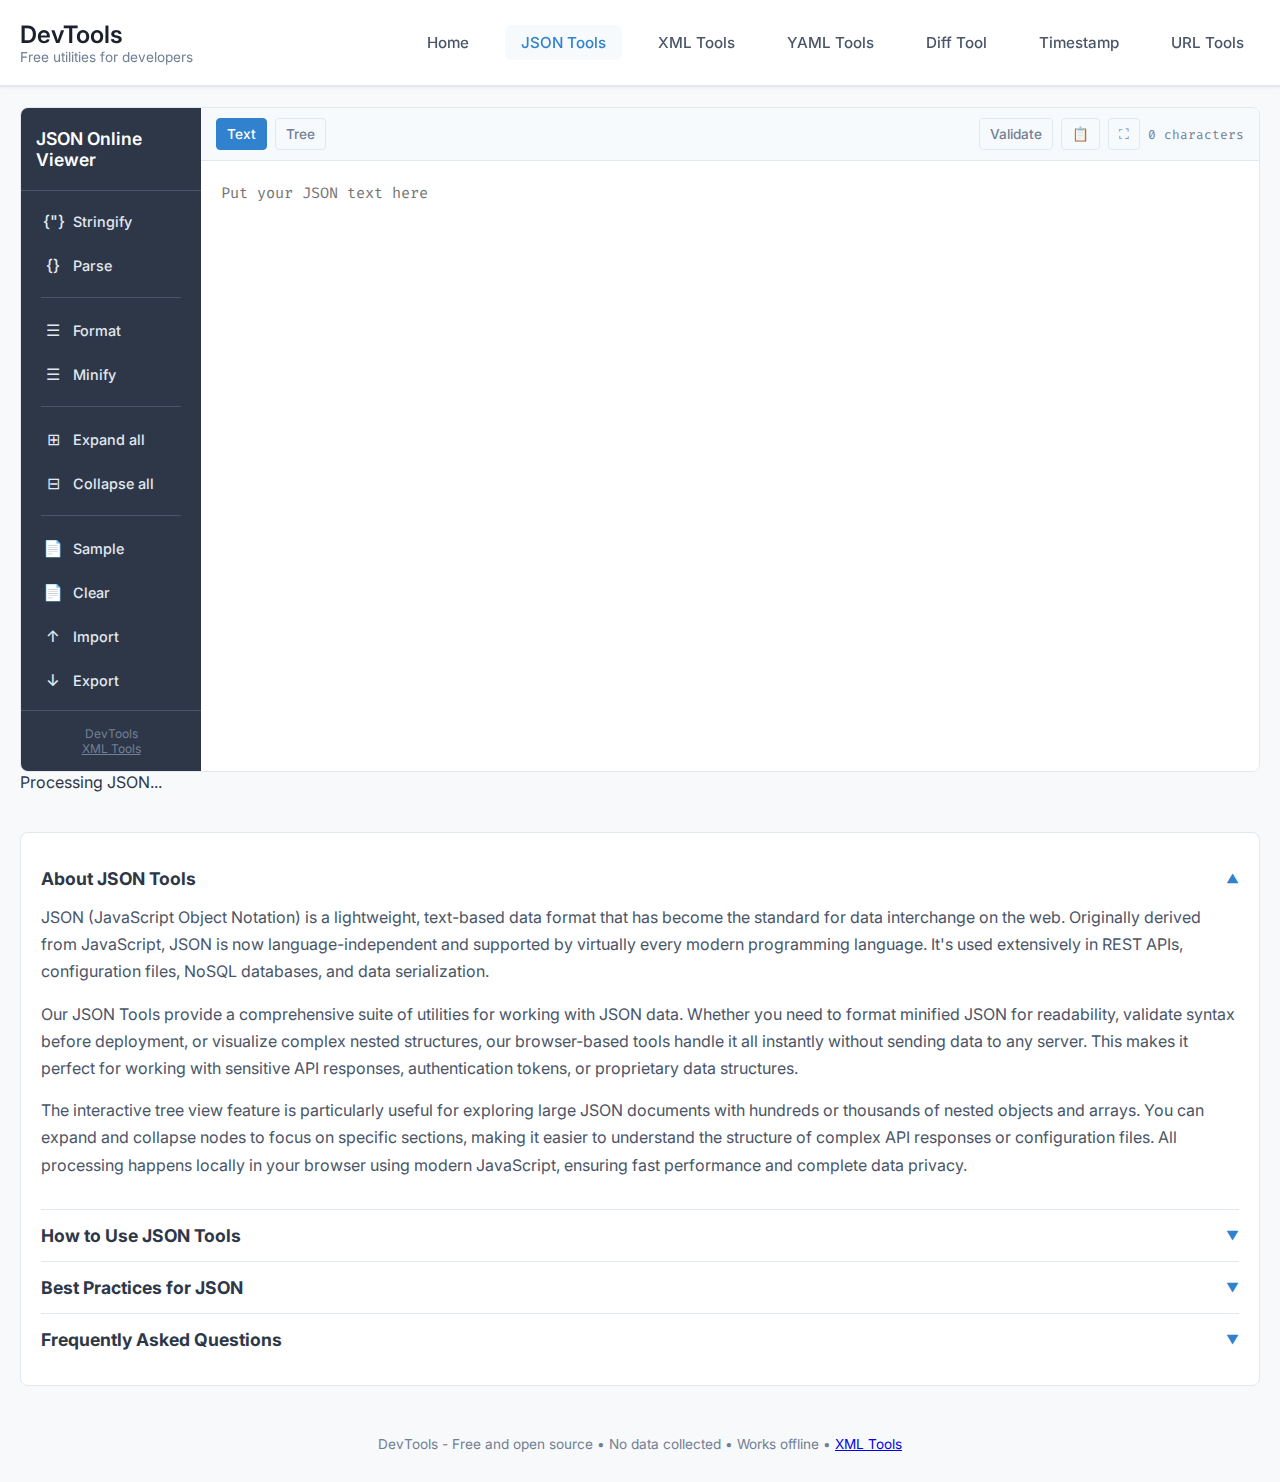
<file: tools/json-tools.html>
<!DOCTYPE html>
<html lang="en">
<head>
    <meta charset="UTF-8">
    <meta name="viewport" content="width=device-width, initial-scale=1.0">

    <!-- SEO Meta Tags -->
    <title>JSON Formatter Online - Free JSON Validator, Beautifier & Escape Tool | DevTools</title>
    <meta name="description" content="Free online JSON tools - Stringify, parse, format, minify, validate, escape, unescape, search and replace, and visualize JSON data. Interactive tree view, import/export files. No signup required.">
    <meta name="keywords" content="JSON stringify, JSON parse, JSON formatter, JSON minifier, JSON validator, JSON tree view, JSON beautifier, online JSON tools, JSON editor, JSON viewer, json formatting escape, json escape, json unescape, escape json string, json search and replace, find and replace json, json regex search">
    <meta name="author" content="DevTools">
    <link rel="canonical" href="https://json.formatting.tech/">

    <!-- Open Graph / Social Media -->
    <meta property="og:type" content="website">
    <meta property="og:url" content="https://json.formatting.tech/">
    <meta property="og:title" content="JSON Tools - Format, Minify, Validate JSON Online">
    <meta property="og:description" content="Free online JSON tools - Format, minify, validate, and visualize JSON data with interactive tree view.">
    <meta property="og:site_name" content="DevTools">
    <meta property="og:image" content="https://formatting.tech/images/og-image.png">
    <meta property="og:image:width" content="1200">
    <meta property="og:image:height" content="630">

    <!-- Twitter Card -->
    <meta name="twitter:card" content="summary">
    <meta name="twitter:title" content="JSON Tools - Format, Minify, Validate JSON Online">
    <meta name="twitter:description" content="Free online JSON tools - Format, minify, validate, and visualize JSON data.">
    <meta name="twitter:image" content="https://formatting.tech/images/og-image.png">

    <!-- Consolidated Structured Data (JSON-LD) -->
    <script type="application/ld+json">
    {"@context":"https://schema.org","@graph":[{"@type":"WebApplication","name":"JSON Tools","description":"Free online JSON tools for formatting, minifying, validating, and visualizing JSON data","url":"https://json.formatting.tech/","applicationCategory":"DeveloperApplication","operatingSystem":"Any","offers":{"@type":"Offer","price":"0","priceCurrency":"USD"},"featureList":["Stringify JavaScript objects to JSON","Parse JSON strings","Format JSON with indentation","Minify JSON documents","Validate JSON syntax","Interactive tree view","Import JSON files","Export JSON files","Search and replace text with regex support","Find and replace across large JSON files"]},{"@type":"BreadcrumbList","itemListElement":[{"@type":"ListItem","position":1,"name":"Home","item":"https://formatting.tech/"},{"@type":"ListItem","position":2,"name":"JSON Tools","item":"https://json.formatting.tech/"}]},{"@type":"FAQPage","mainEntity":[{"@type":"Question","name":"What is JSON formatting?","acceptedAnswer":{"@type":"Answer","text":"JSON formatting (also called JSON beautifying) is the process of adding proper indentation, line breaks, and spacing to JSON data to make it human-readable. Our free JSON formatter adds 2-space indentation by default."}},{"@type":"Question","name":"Is this JSON formatter free to use?","acceptedAnswer":{"@type":"Answer","text":"Yes, our JSON formatter is completely free with no signup required. It works offline in your browser, and we never store or collect your data."}},{"@type":"Question","name":"How do I validate JSON online?","acceptedAnswer":{"@type":"Answer","text":"Simply paste your JSON into the editor and click the Validate button. Our tool will check the syntax and highlight any errors with line numbers and descriptions."}},{"@type":"Question","name":"What is JSON stringify?","acceptedAnswer":{"@type":"Answer","text":"JSON stringify converts a JavaScript object into a JSON string. This is useful when you need to send data to a server or store it in a text format."}}]}]}
    </script>

    <!-- DNS Prefetch for external domains -->
    <link rel="dns-prefetch" href="https://www.googletagmanager.com">
    <link rel="dns-prefetch" href="https://pagead2.googlesyndication.com">

    <!-- Critical CSS - Minimal inline for instant render -->
    <style>*{margin:0;padding:0;box-sizing:border-box}:root{--primary-color:#3182ce;--secondary-bg:#f7fafc;--border-color:#e2e8f0;--text-primary:#2d3748;--text-secondary:#4a5568}body{font-family:'Inter',-apple-system,BlinkMacSystemFont,sans-serif;background:#f8f9fa;color:var(--text-primary);min-height:100vh}.header{background:#fff;border-bottom:2px solid var(--border-color);padding:20px 0;position:sticky;top:0;z-index:100}.header-content{max-width:1600px;margin:0 auto;padding:0 20px;display:flex;justify-content:space-between;align-items:center}.logo{text-decoration:none}.logo h1{font-size:1.5rem;font-weight:600;color:#1a202c;margin:0}.container{max-width:1600px;margin:0 auto;padding:20px}</style>

    <!-- Font Preloading - Non-blocking -->
    <link rel="preconnect" href="https://fonts.googleapis.com">
    <link rel="preconnect" href="https://fonts.gstatic.com" crossorigin>
    <link rel="preload" as="style" href="https://fonts.googleapis.com/css2?family=Inter:wght@400;500;600&family=Fira+Code:wght@400;500&display=swap">
    <link rel="stylesheet" href="https://fonts.googleapis.com/css2?family=Inter:wght@400;500;600&family=Fira+Code:wght@400;500&display=swap" media="print" onload="this.media='all'">

    <!-- Main CSS - Load synchronously (small file, critical for layout) -->
    <link rel="stylesheet" href="../css/main.css">

    <!-- Tool-specific CSS - Load async to avoid blocking -->
    <link rel="preload" href="../css/json.css" as="style" onload="this.onload=null;this.rel='stylesheet'">
    <noscript><link rel="stylesheet" href="../css/json.css"></noscript>

    <!-- Deferred Scripts - Non-blocking -->
    <script defer src="../js/utils.js"></script>
    <script defer src="../js/search-replace.js"></script>
    <script defer src="../js/json-tools.js"></script>
</head>
<body>
    <div class="header">
        <div class="header-content">
            <a href="../index.html" class="logo">
                <h1>DevTools</h1>
                <div class="logo-subtitle">Free utilities for developers</div>
            </a>
            <nav class="main-nav">
                <a href="../index.html" class="nav-link">Home</a>
                <a href="json-tools.html" class="nav-link active">JSON Tools</a>
                <a href="xml-tools.html" class="nav-link">XML Tools</a>
                <a href="yml-tools.html" class="nav-link">YAML Tools</a>
                <a href="diff-tools.html" class="nav-link">Diff Tool</a>
                <a href="timestamp-tools.html" class="nav-link">Timestamp</a>
                <a href="url-tools.html" class="nav-link">URL Tools</a>

            </nav>
        </div>
    </div>

    <main class="container">
        <div class="editor-container">
            <!-- Sidebar -->
            <div class="sidebar">
                <div class="sidebar-header">
                    <h2 class="sidebar-title">JSON Online Viewer</h2>
                </div>
                <div class="sidebar-buttons">
                    <button class="sidebar-btn" onclick="stringifyJSON()">
                        <span class="btn-icon">{&quot;}</span>
                        <span>Stringify</span>
                    </button>
                    <button class="sidebar-btn" onclick="parseJSON()">
                        <span class="btn-icon">{}</span>
                        <span>Parse</span>
                    </button>
                    <div class="sidebar-divider"></div>
                    <button class="sidebar-btn" onclick="formatJSON()">
                        <span class="btn-icon">&#9776;</span>
                        <span>Format</span>
                    </button>
                    <button class="sidebar-btn" onclick="minifyJSON()">
                        <span class="btn-icon">&#9776;</span>
                        <span>Minify</span>
                    </button>
                    <div class="sidebar-divider"></div>
                    <button class="sidebar-btn" onclick="expandAll()">
                        <span class="btn-icon">&#8862;</span>
                        <span>Expand all</span>
                    </button>
                    <button class="sidebar-btn" onclick="collapseAll()">
                        <span class="btn-icon">&#8863;</span>
                        <span>Collapse all</span>
                    </button>
                    <div class="sidebar-divider"></div>
                    <button class="sidebar-btn" onclick="loadSample()">
                        <span class="btn-icon">&#128196;</span>
                        <span>Sample</span>
                    </button>
                    <button class="sidebar-btn" onclick="clearEditor()">
                        <span class="btn-icon">&#128196;</span>
                        <span>Clear</span>
                    </button>
                    <button class="sidebar-btn" onclick="importJSON()">
                        <span class="btn-icon">&#8593;</span>
                        <span>Import</span>
                    </button>
                    <button class="sidebar-btn" onclick="exportJSON()">
                        <span class="btn-icon">&#8595;</span>
                        <span>Export</span>
                    </button>
                </div>
                <div class="sidebar-footer">
                    <p class="sidebar-footer-text">DevTools<br><a href="xml-tools.html" style="color: #718096;">XML Tools</a></p>
                </div>

            </div>

            <!-- Main Editor -->
            <div class="editor-main">
                <div class="editor-toolbar">
                    <div class="toolbar-left">
                        <button class="toolbar-btn active" id="text-mode-btn" onclick="showTextMode()" title="Text View">
                            Text
                        </button>
                        <button class="toolbar-btn" id="tree-mode-btn" onclick="showTreeMode()" title="Tree View">
                            Tree
                        </button>
                    </div>
                    <div class="toolbar-right">
                        <button class="toolbar-btn" onclick="validateJSON()" title="Validate JSON">
                            Validate
                        </button>
                        <button class="toolbar-btn" onclick="copyContent()" title="Copy to clipboard">
                            📋
                        </button>
                        <button class="toolbar-btn" onclick="toggleFullscreen()" title="Fullscreen">
                            ⛶
                        </button>
                        <span class="char-count" id="char-count">0 characters</span>
                    </div>
                </div>
                <div id="json-search-container"></div>


                <div class="editor-content">
                    <div class="input-container">
                        <div class="highlight-backdrop"><div class="highlights"></div></div>
                        <textarea id="json-editor" placeholder="Put your JSON text here"></textarea>
                    </div>
                    <div class="tree-view" id="tree-view"></div>
                </div>
                <div class="status-bar" id="status-bar"></div>
            </div>
        </div>
        <input type="file" id="file-input" class="hidden-input" accept=".json,.txt" onchange="handleFileImport(event)">

        <!-- Loading Overlay -->
        <div id="loading-overlay" class="loading-overlay hidden">
            <div class="loading-spinner"></div>
            <div class="loading-text">Processing JSON...</div>
        </div>


        <!-- Educational Content Sections -->
        <div class="content-sections">
            <details class="content-accordion" open>
                <summary class="accordion-header">
                    <h2>About JSON Tools</h2>
                    <span class="accordion-icon">▼</span>
                </summary>
                <div class="accordion-content">
                    <p>JSON (JavaScript Object Notation) is a lightweight, text-based data format that has become the standard for data interchange on the web. Originally derived from JavaScript, JSON is now language-independent and supported by virtually every modern programming language. It's used extensively in REST APIs, configuration files, NoSQL databases, and data serialization.</p>
                    <p>Our JSON Tools provide a comprehensive suite of utilities for working with JSON data. Whether you need to format minified JSON for readability, validate syntax before deployment, or visualize complex nested structures, our browser-based tools handle it all instantly without sending data to any server. This makes it perfect for working with sensitive API responses, authentication tokens, or proprietary data structures.</p>
                    <p>The interactive tree view feature is particularly useful for exploring large JSON documents with hundreds or thousands of nested objects and arrays. You can expand and collapse nodes to focus on specific sections, making it easier to understand the structure of complex API responses or configuration files. All processing happens locally in your browser using modern JavaScript, ensuring fast performance and complete data privacy.</p>
                </div>
            </details>

            <details class="content-accordion">
                <summary class="accordion-header">
                    <h2>How to Use JSON Tools</h2>
                    <span class="accordion-icon">▼</span>
                </summary>
                <div class="accordion-content">
                    <p><strong>Stringify:</strong> Convert a JavaScript object literal into a valid JSON string. This is useful when you have JavaScript code with object literals (e.g., from console.log output) and need to convert it to proper JSON format. Simply paste the JavaScript object and click Stringify.</p>

                    <p><strong>Parse:</strong> Convert a JSON string into a JavaScript object and validate its syntax. If the JSON is invalid, you'll see a detailed error message with the line number and specific issue. This helps catch syntax errors like missing commas, unclosed brackets, or invalid characters before you deploy your code.</p>

                    <p><strong>Format (Beautify):</strong> Add proper indentation, line breaks, and spacing to minified or compact JSON. Our formatter uses 2-space indentation by default, making the JSON human-readable while maintaining its structure. This is essential when debugging API responses or reviewing configuration files.</p>

                    <p><strong>Minify:</strong> Remove all unnecessary whitespace, line breaks, and indentation to reduce file size. Minified JSON is ideal for production environments, network transmission, or storage where bandwidth and space are concerns. You can minify JSON before embedding it in HTML or sending it to an API.</p>

                    <p><strong>Tree View:</strong> Visualize JSON structure as an interactive tree with collapsible nodes. Click on objects and arrays to expand or collapse them. This view is invaluable for understanding deeply nested data structures, exploring API responses with complex hierarchies, or finding specific values in large JSON documents.</p>

                    <p><strong>Import/Export:</strong> Load JSON files from your computer or save your formatted JSON to a file. The Import button opens a file picker, and Export creates a downloadable .json file. This is useful for batch processing multiple JSON files or sharing formatted results with your team.</p>

                    <p><strong>Search & Replace:</strong> Use the search toolbar to find and replace text within your JSON. Supports case-sensitive search and regex patterns. This feature helps when you need to update values, rename keys, or modify URLs across large JSON documents.</p>
                </div>
            </details>

            <details class="content-accordion">
                <summary class="accordion-header">
                    <h2>Best Practices for JSON</h2>
                    <span class="accordion-icon">▼</span>
                </summary>
                <div class="accordion-content">
                    <p><strong>Always Validate Before Deployment:</strong> Use the Validate button to check your JSON syntax before deploying to production. A single syntax error can break API integrations or crash applications. Common errors include trailing commas, unquoted keys, single quotes instead of double quotes, and unclosed brackets.</p>

                    <p><strong>Use Consistent Indentation:</strong> Format JSON with either 2-space or 4-space indentation and stick with that convention across your project. Consistent formatting makes code reviews easier and helps teams collaborate effectively. Our tool defaults to 2-space indentation, which is the most common standard.</p>

                    <p><strong>Avoid Deeply Nested Structures:</strong> Try to limit nesting to 4-5 levels maximum. Deeply nested JSON (>6 levels) becomes difficult to read, parse, and maintain. If you find yourself with extremely nested data, consider flattening the structure or splitting it into multiple objects.</p>

                    <p><strong>Handle Special Characters Properly:</strong> JSON requires double quotes for strings and escaping special characters like backslashes, quotes, and newlines. Use our escape tool to properly encode strings containing special characters before embedding them in JSON. This prevents parsing errors and security vulnerabilities.</p>

                    <p><strong>Quote All Property Names:</strong> While JavaScript allows unquoted property names, JSON requires all keys to be enclosed in double quotes. This is a common source of errors when converting JavaScript objects to JSON. Always use double quotes for both keys and string values.</p>

                    <p><strong>No Trailing Commas:</strong> JSON does not allow trailing commas after the last element in arrays or objects. While some JavaScript engines are lenient, strict JSON parsers will reject trailing commas. Always remove them before validating or transmitting JSON data.</p>

                    <p><strong>Use Appropriate Data Types:</strong> JSON supports strings, numbers, booleans, null, objects, and arrays. Choose the right type for your data—don't use strings for boolean values or numeric IDs when numbers are more appropriate. Proper typing improves API clarity and reduces bugs.</p>
                </div>
            </details>

            <details class="content-accordion">
                <summary class="accordion-header">
                    <h2>Frequently Asked Questions</h2>
                    <span class="accordion-icon">▼</span>
                </summary>
                <div class="accordion-content">
                    <p><strong>What is JSON formatting?</strong><br>
                    JSON formatting (also called JSON beautifying) is the process of adding proper indentation, line breaks, and spacing to JSON data to make it human-readable. Our free JSON formatter adds 2-space indentation by default, making it easy to read and understand complex JSON structures.</p>

                    <p><strong>Is this JSON formatter free to use?</strong><br>
                    Yes, our JSON formatter is completely free with no signup required. It works offline in your browser, and we never store or collect your data. All processing happens locally on your device.</p>

                    <p><strong>How do I validate JSON online?</strong><br>
                    Simply paste your JSON into the editor and click the Validate button. Our tool will check the syntax and highlight any errors with line numbers and descriptions, helping you quickly identify and fix issues.</p>

                    <p><strong>What is JSON stringify?</strong><br>
                    JSON stringify converts a JavaScript object into a JSON string. This is useful when you need to send data to a server, store it in local storage, or include it in a text format. The stringify process ensures all keys are quoted and special characters are properly escaped.</p>

                    <p><strong>What's the difference between stringify and minify?</strong><br>
                    Stringify converts a JavaScript object to JSON format (adding quotes to keys, escaping characters). Minify removes whitespace from already-valid JSON to reduce file size. You might stringify first to ensure valid JSON, then minify to reduce bandwidth.</p>

                    <p><strong>How do I fix JSON syntax errors?</strong><br>
                    Click the Validate button to see the specific error message and line number. Common fixes include: adding missing commas between elements, removing trailing commas, using double quotes instead of single quotes, closing all brackets and braces, and escaping special characters in strings.</p>

                    <p><strong>Can I convert JSON to other formats?</strong><br>
                    Yes! Use our YAML Tools to convert JSON to YAML format, which is commonly used for Kubernetes configurations and CI/CD pipelines. We also have XML Tools for converting to XML if needed for legacy systems or SOAP APIs.</p>

                    <p><strong>How do I search and replace in JSON?</strong><br>
                    Use the search toolbar that appears above the editor in text mode. Enter your search term, optionally enable case-sensitive or regex mode, then use the Replace button for individual matches or Replace All for bulk updates. The toolbar shows match count and lets you navigate between matches with arrow buttons or Enter/Shift+Enter keys.</p>

                    <p><strong>Can I use regex patterns for search and replace?</strong><br>
                    Yes! Enable the regex checkbox (.* icon) in the search toolbar to use regular expressions. This is powerful for pattern matching, like finding all email addresses, URLs, or replacing values that match specific formats. Example: Use "\\d{3}-\\d{4}" to find phone number patterns.</p>
                </div>
            </details>
        </div>
    </main>

    <footer>
        <p>DevTools - Free and open source • No data collected • Works offline • <a href="xml-tools.html">XML Tools</a></p>
    </footer>

    <!-- Fullscreen Overlay -->
    <div id="fullscreen-overlay" class="fullscreen-overlay" hidden>
        <div class="fullscreen-header">
            <span class="fullscreen-title">JSON Editor</span>
            <div class="fullscreen-actions">
                <button class="toolbar-btn" onclick="stringifyJSON()" title="Stringify">Stringify</button>
                <button class="toolbar-btn" onclick="parseJSON()" title="Parse">Parse</button>
                <button class="toolbar-btn" onclick="formatJSON()" title="Format">Format</button>
                <button class="toolbar-btn" onclick="minifyJSON()" title="Minify">Minify</button>
                <button class="toolbar-btn" onclick="showTreeModeFullscreen()" title="Tree View">Tree</button>
                <button class="toolbar-btn" onclick="expandAll()" title="Expand All">Expand</button>
                <button class="toolbar-btn" onclick="collapseAll()" title="Collapse All">Collapse</button>
                <button class="toolbar-btn" onclick="copyContent()" title="Copy">📋</button>
                <span class="char-count" id="char-count-fs">0 characters</span>
                <button class="fullscreen-close-btn" onclick="exitFullscreen()" title="Exit fullscreen (Esc)">
                    ✕ Close
                </button>
            </div>
        </div>
        <div id="fullscreen-search-container" style="background: white; padding: 0 10px;"></div>
        <div class="fullscreen-content" id="fullscreen-content"></div>
    </div>

    <!-- Analytics (deferred for better performance) -->
    <script async src="https://www.googletagmanager.com/gtag/js?id=G-B4LNPCXR9M"></script>
    <script>
      window.addEventListener('load', function() {
        window.dataLayer = window.dataLayer || [];
        function gtag(){dataLayer.push(arguments);}
        gtag('js', new Date());
        gtag('config', 'G-B4LNPCXR9M');
      });
    </script>

    <!-- Auto Ads with frequency hint for better CLS -->
    <script async
            src="https://pagead2.googlesyndication.com/pagead/js/adsbygoogle.js?client=ca-pub-4697643139994449"
            crossorigin="anonymous"
            data-ad-frequency-hint="30s"></script>
</body>
</html>
</file>
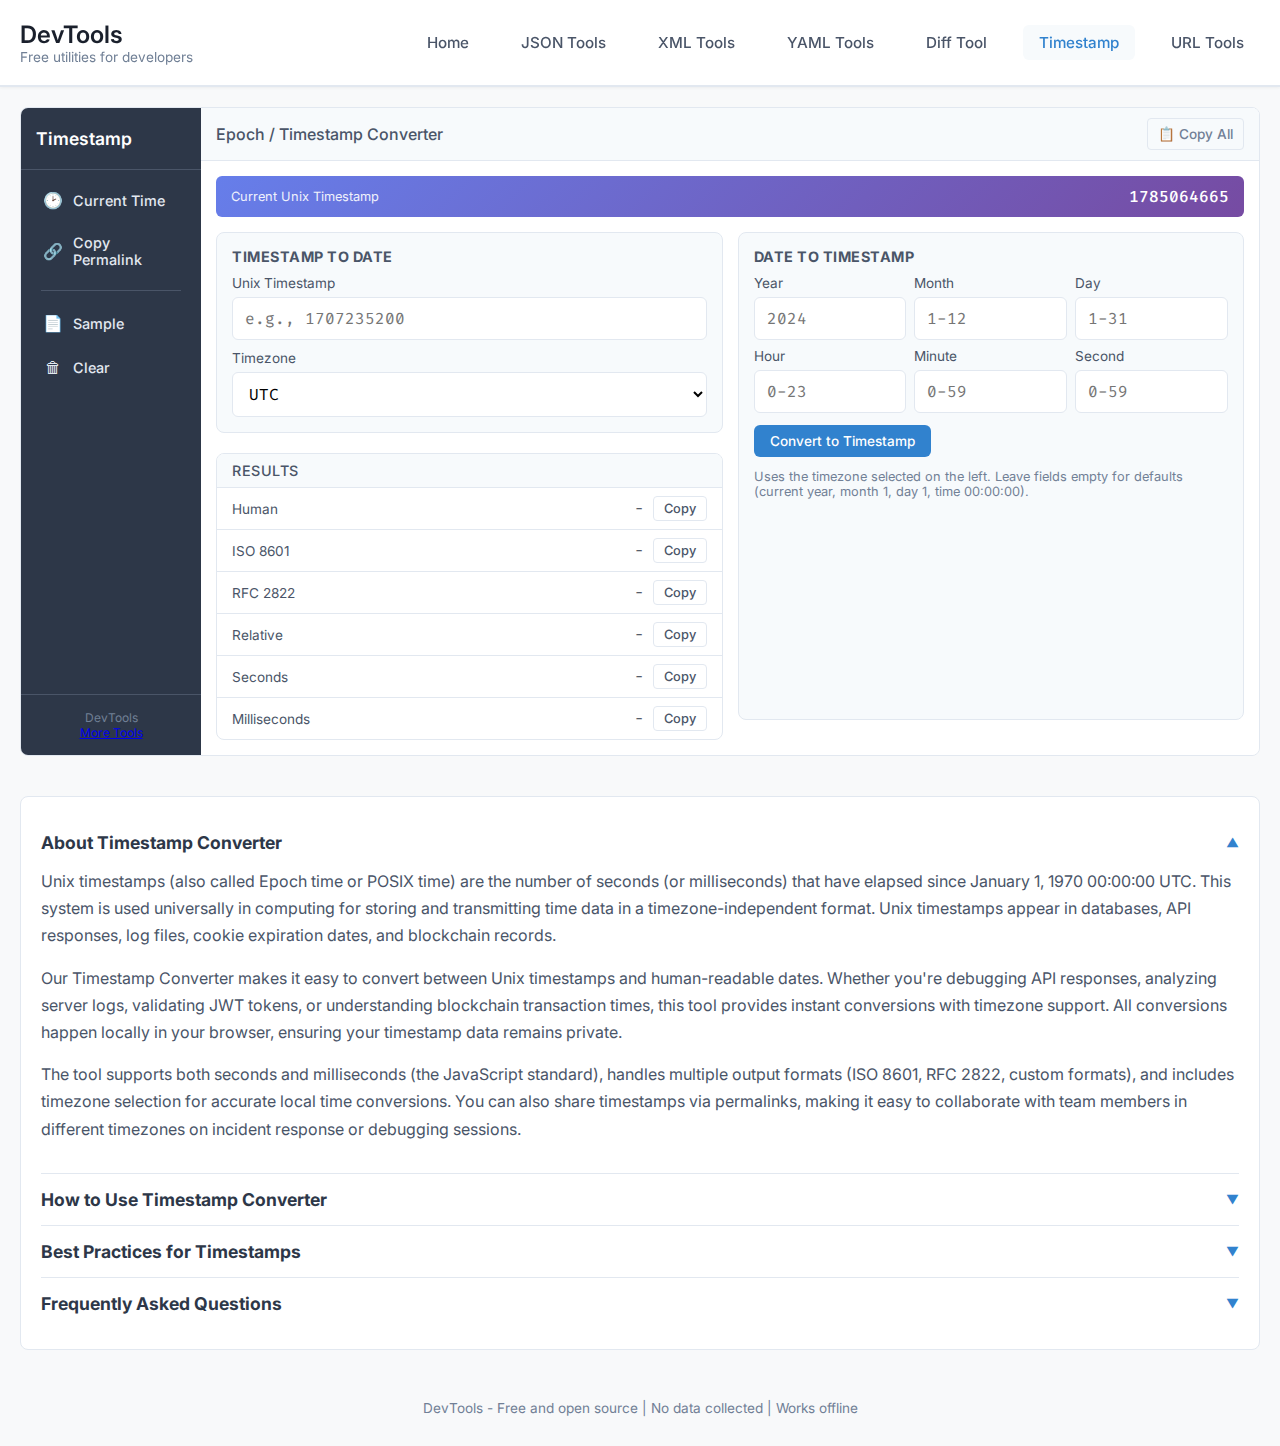
<file: tools/timestamp-tools.html>
<!DOCTYPE html>
<html lang="en">
<head>
    <meta charset="UTF-8">
    <meta name="viewport" content="width=device-width, initial-scale=1.0">

    <!-- SEO Meta Tags -->
    <title>Epoch Timestamp Converter - Unix Time to Date Online | DevTools</title>
    <meta name="description" content="Free online epoch timestamp converter. Convert Unix timestamps to human-readable dates and vice versa. Supports multiple timezones including IST, UTC, EST. Generate shareable permalinks.">
    <meta name="keywords" content="epoch converter, unix timestamp, timestamp to date, date to timestamp, timezone converter, IST time, UTC converter, epoch time, unix time converter, milliseconds converter">
    <meta name="author" content="DevTools">
    <link rel="canonical" href="https://timestamp.formatting.tech/">

    <!-- Open Graph / Social Media -->
    <meta property="og:type" content="website">
    <meta property="og:url" content="https://timestamp.formatting.tech/">
    <meta property="og:title" content="Epoch Timestamp Converter - Unix Time to Date Online">
    <meta property="og:description" content="Free online epoch timestamp converter with timezone support. Convert Unix timestamps to human-readable dates instantly.">
    <meta property="og:site_name" content="DevTools">
    <meta property="og:image" content="https://formatting.tech/images/og-image.png">
    <meta property="og:image:width" content="1200">
    <meta property="og:image:height" content="630">

    <!-- Twitter Card -->
    <meta name="twitter:card" content="summary">
    <meta name="twitter:title" content="Epoch Timestamp Converter - Unix Time to Date Online">
    <meta name="twitter:description" content="Free online epoch timestamp converter with timezone support.">
    <meta name="twitter:image" content="https://formatting.tech/images/og-image.png">

    <!-- Consolidated Structured Data (JSON-LD) -->
    <script type="application/ld+json">
    {"@context":"https://schema.org","@graph":[{"@type":"WebApplication","name":"Timestamp Converter","description":"Free online epoch timestamp converter for converting Unix timestamps to human-readable dates","url":"https://timestamp.formatting.tech/","applicationCategory":"DeveloperApplication","operatingSystem":"Any","offers":{"@type":"Offer","price":"0","priceCurrency":"USD"},"featureList":["Convert Unix epoch to human-readable date","Convert date to Unix timestamp","Multiple timezone support","ISO 8601 format output","RFC 2822 format output","Shareable permalinks","Live clock display"]},{"@type":"BreadcrumbList","itemListElement":[{"@type":"ListItem","position":1,"name":"Home","item":"https://formatting.tech/"},{"@type":"ListItem","position":2,"name":"Timestamp Converter","item":"https://timestamp.formatting.tech/"}]},{"@type":"FAQPage","mainEntity":[{"@type":"Question","name":"What is a Unix timestamp?","acceptedAnswer":{"@type":"Answer","text":"A Unix timestamp (also called Epoch time) is the number of seconds that have elapsed since January 1, 1970 (midnight UTC). It's a standard way to represent time in computing systems."}},{"@type":"Question","name":"How do I convert epoch to date?","acceptedAnswer":{"@type":"Answer","text":"Enter your Unix timestamp in the input field, select your timezone, and the tool will instantly convert it to a human-readable date in multiple formats including ISO 8601 and RFC 2822."}},{"@type":"Question","name":"What timezones are supported?","acceptedAnswer":{"@type":"Answer","text":"Our converter supports all major timezones including UTC, IST (India), EST/EDT (US Eastern), PST/PDT (US Pacific), GMT, CET, JST (Japan), and many more."}},{"@type":"Question","name":"Can I share a specific timestamp?","acceptedAnswer":{"@type":"Answer","text":"Yes! Click the 'Copy Permalink' button to generate a shareable URL that includes your timestamp and timezone. Anyone opening the link will see the same conversion."}}]}]}
    </script>

    <!-- DNS Prefetch for external domains -->
    <link rel="dns-prefetch" href="https://www.googletagmanager.com">
    <link rel="dns-prefetch" href="https://pagead2.googlesyndication.com">

    <!-- Critical CSS - Minimal inline for instant render -->
    <style>*{margin:0;padding:0;box-sizing:border-box}:root{--primary-color:#3182ce;--secondary-bg:#f7fafc;--border-color:#e2e8f0;--text-primary:#2d3748;--text-secondary:#4a5568}body{font-family:'Inter',-apple-system,BlinkMacSystemFont,sans-serif;background:#f8f9fa;color:var(--text-primary);min-height:100vh}.header{background:#fff;border-bottom:2px solid var(--border-color);padding:20px 0;position:sticky;top:0;z-index:100}.header-content{max-width:1600px;margin:0 auto;padding:0 20px;display:flex;justify-content:space-between;align-items:center}.logo{text-decoration:none}.logo h1{font-size:1.5rem;font-weight:600;color:#1a202c;margin:0}.container{max-width:1600px;margin:0 auto;padding:20px}</style>

    <!-- Font Preloading - Non-blocking -->
    <link rel="preconnect" href="https://fonts.googleapis.com">
    <link rel="preconnect" href="https://fonts.gstatic.com" crossorigin>
    <link rel="preload" as="style" href="https://fonts.googleapis.com/css2?family=Inter:wght@400;500;600&family=Fira+Code:wght@400;500&display=swap">
    <link rel="stylesheet" href="https://fonts.googleapis.com/css2?family=Inter:wght@400;500;600&family=Fira+Code:wght@400;500&display=swap" media="print" onload="this.media='all'">

    <!-- Main CSS - Load synchronously (small file, critical for layout) -->
    <link rel="stylesheet" href="../css/main.css">

    <!-- Tool-specific CSS - Load async to avoid blocking -->
    <link rel="preload" href="../css/json.css" as="style" onload="this.onload=null;this.rel='stylesheet'">
    <noscript><link rel="stylesheet" href="../css/json.css"></noscript>

    <!-- Deferred Scripts - Non-blocking -->
    <script defer src="../js/utils.js"></script>
    <script defer src="../js/timestamp-tools.js"></script>
    <style>
        .timestamp-input-section {
            background: var(--secondary-bg);
            border: 1px solid var(--border-color);
            border-radius: 8px;
            padding: 20px;
            margin-bottom: 20px;
        }
        .timestamp-input-section h3 {
            margin: 0 0 15px 0;
            font-size: 0.9rem;
            color: var(--text-secondary);
            text-transform: uppercase;
            letter-spacing: 0.5px;
        }
        .input-row {
            display: flex;
            gap: 15px;
            align-items: flex-end;
            flex-wrap: wrap;
        }
        .input-group {
            flex: 1;
            min-width: 200px;
        }
        .input-group label {
            display: block;
            font-size: 0.85rem;
            color: var(--text-secondary);
            margin-bottom: 6px;
        }
        .input-group input, .input-group select {
            width: 100%;
            padding: 10px 12px;
            border: 1px solid var(--border-color);
            border-radius: 6px;
            font-family: 'Fira Code', monospace;
            font-size: 1rem;
            background: white;
        }
        .input-group input:focus, .input-group select:focus {
            outline: none;
            border-color: var(--primary-color);
            box-shadow: 0 0 0 3px rgba(49, 130, 206, 0.1);
        }
        .results-section {
            background: white;
            border: 1px solid var(--border-color);
            border-radius: 8px;
            overflow: hidden;
        }
        .results-header {
            background: var(--secondary-bg);
            padding: 12px 20px;
            border-bottom: 1px solid var(--border-color);
            font-weight: 500;
            color: var(--text-secondary);
            font-size: 0.9rem;
            text-transform: uppercase;
            letter-spacing: 0.5px;
        }
        .results-body {
            padding: 0;
        }
        .result-row {
            display: flex;
            justify-content: space-between;
            align-items: center;
            padding: 12px 20px;
            border-bottom: 1px solid var(--border-color);
        }
        .result-row:last-child {
            border-bottom: none;
        }
        .result-row:hover {
            background: var(--secondary-bg);
        }
        .result-label {
            font-size: 0.85rem;
            color: var(--text-secondary);
            min-width: 120px;
        }
        .result-value {
            font-family: 'Fira Code', monospace;
            font-size: 0.95rem;
            color: var(--text-primary);
            flex: 1;
            text-align: right;
            word-break: break-all;
        }
        .result-copy-btn {
            padding: 4px 10px;
            margin-left: 10px;
            border: 1px solid var(--border-color);
            background: white;
            border-radius: 4px;
            cursor: pointer;
            font-size: 0.8rem;
            color: var(--text-secondary);
            transition: all 0.2s;
        }
        .result-copy-btn:hover {
            background: var(--primary-color);
            color: white;
            border-color: var(--primary-color);
        }
        .live-clock {
            background: linear-gradient(135deg, #667eea 0%, #764ba2 100%);
            color: white;
            padding: 10px 15px;
            border-radius: 6px;
            margin-bottom: 15px;
            display: flex;
            justify-content: space-between;
            align-items: center;
        }
        .live-clock-label {
            font-size: 0.8rem;
            opacity: 0.9;
        }
        .live-clock-value {
            font-family: 'Fira Code', monospace;
            font-size: 1rem;
            font-weight: 500;
        }
        .two-column-layout {
            display: grid;
            grid-template-columns: 1fr 1fr;
            gap: 15px;
        }
        .column {
            display: flex;
            flex-direction: column;
            gap: 10px;
        }
        .date-time-inputs {
            display: grid;
            grid-template-columns: repeat(3, 1fr);
            gap: 8px;
        }
        .date-time-inputs .input-group {
            min-width: auto;
        }
        .convert-btn {
            padding: 8px 16px;
            background: var(--primary-color);
            color: white;
            border: none;
            border-radius: 6px;
            cursor: pointer;
            font-size: 0.85rem;
            font-weight: 500;
            transition: background 0.2s;
        }
        .convert-btn:hover {
            background: var(--primary-hover);
        }
        @media (max-width: 900px) {
            .two-column-layout {
                grid-template-columns: 1fr;
            }
        }
    </style>
</head>
<body>
    <div class="header">
        <div class="header-content">
            <a href="../index.html" class="logo">
                <h1>DevTools</h1>
                <div class="logo-subtitle">Free utilities for developers</div>
            </a>
            <nav class="main-nav">
                <a href="../index.html" class="nav-link">Home</a>
                <a href="json-tools.html" class="nav-link">JSON Tools</a>
                <a href="xml-tools.html" class="nav-link">XML Tools</a>
                <a href="yml-tools.html" class="nav-link">YAML Tools</a>
                <a href="diff-tools.html" class="nav-link">Diff Tool</a>
                <a href="timestamp-tools.html" class="nav-link active">Timestamp</a>
                <a href="url-tools.html" class="nav-link">URL Tools</a>
            </nav>
        </div>
    </div>

    <main class="container">
        <div class="editor-container">
            <!-- Sidebar -->
            <div class="sidebar">
                <div class="sidebar-header">
                    <h2 class="sidebar-title">Timestamp</h2>
                </div>
                <div class="sidebar-buttons">
                    <button class="sidebar-btn" onclick="loadCurrentTime()">
                        <span class="btn-icon">&#128337;</span>
                        <span>Current Time</span>
                    </button>
                    <button class="sidebar-btn" onclick="copyPermalink()">
                        <span class="btn-icon">&#128279;</span>
                        <span>Copy Permalink</span>
                    </button>
                    <div class="sidebar-divider"></div>
                    <button class="sidebar-btn" onclick="loadSample()">
                        <span class="btn-icon">&#128196;</span>
                        <span>Sample</span>
                    </button>
                    <button class="sidebar-btn" onclick="clearAll()">
                        <span class="btn-icon">&#128465;</span>
                        <span>Clear</span>
                    </button>
                </div>
                <div class="sidebar-footer">
                    <p class="sidebar-footer-text">DevTools<br><a href="../index.html">More Tools</a></p>
                </div>

            </div>

            <!-- Main Editor -->
            <div class="editor-main">
                <div class="editor-toolbar">
                    <div class="toolbar-left">
                        <span style="font-weight: 500; color: var(--text-secondary);">Epoch / Timestamp Converter</span>
                    </div>
                    <div class="toolbar-right">
                        <button class="toolbar-btn" onclick="copyAllResults()" title="Copy All Results">
                            &#128203; Copy All
                        </button>
                    </div>
                </div>

                <div class="editor-content" style="padding: 15px; overflow-y: auto;">
                    <!-- Live Clock -->
                    <div class="live-clock">
                        <span class="live-clock-label">Current Unix Timestamp</span>
                        <span class="live-clock-value" id="live-clock">Loading...</span>
                    </div>

                    <div class="two-column-layout">
                        <!-- Left Column: Epoch to Human -->
                        <div class="column">
                            <div class="timestamp-input-section" style="margin-bottom: 10px; padding: 15px;">
                                <h3 style="margin-bottom: 10px;">Timestamp to Date</h3>
                                <div class="input-group" style="margin-bottom: 10px;">
                                    <label for="epoch-input">Unix Timestamp</label>
                                    <input type="text" id="epoch-input" placeholder="e.g., 1707235200" oninput="convertEpochToHuman()">
                                </div>
                                <div class="input-group">
                                    <label for="timezone-select">Timezone</label>
                                    <select id="timezone-select" onchange="convertEpochToHuman()">
                                        <option value="UTC">UTC</option>
                                        <option value="Asia/Kolkata">IST (India)</option>
                                        <option value="America/New_York">EST/EDT (US Eastern)</option>
                                        <option value="America/Chicago">CST/CDT (US Central)</option>
                                        <option value="America/Los_Angeles">PST/PDT (US Pacific)</option>
                                        <option value="Europe/London">GMT/BST (UK)</option>
                                        <option value="Europe/Paris">CET (Europe)</option>
                                        <option value="Asia/Tokyo">JST (Japan)</option>
                                        <option value="Asia/Shanghai">CST (China)</option>
                                        <option value="Asia/Singapore">SGT (Singapore)</option>
                                        <option value="Australia/Sydney">AEST (Australia)</option>
                                    </select>
                                </div>
                            </div>

                            <!-- Results -->
                            <div class="results-section" id="results-section" style="flex: 1;">
                                <div class="results-header" style="padding: 8px 15px;">Results</div>
                                <div class="results-body">
                                    <div class="result-row" style="padding: 8px 15px;">
                                        <span class="result-label">Human</span>
                                        <span class="result-value" id="result-human" style="font-size: 0.85rem;">-</span>
                                        <button class="result-copy-btn" onclick="copyResult('result-human')">Copy</button>
                                    </div>
                                    <div class="result-row" style="padding: 8px 15px;">
                                        <span class="result-label">ISO 8601</span>
                                        <span class="result-value" id="result-iso" style="font-size: 0.85rem;">-</span>
                                        <button class="result-copy-btn" onclick="copyResult('result-iso')">Copy</button>
                                    </div>
                                    <div class="result-row" style="padding: 8px 15px;">
                                        <span class="result-label">RFC 2822</span>
                                        <span class="result-value" id="result-rfc" style="font-size: 0.85rem;">-</span>
                                        <button class="result-copy-btn" onclick="copyResult('result-rfc')">Copy</button>
                                    </div>
                                    <div class="result-row" style="padding: 8px 15px;">
                                        <span class="result-label">Relative</span>
                                        <span class="result-value" id="result-relative" style="font-size: 0.85rem;">-</span>
                                        <button class="result-copy-btn" onclick="copyResult('result-relative')">Copy</button>
                                    </div>
                                    <div class="result-row" style="padding: 8px 15px;">
                                        <span class="result-label">Seconds</span>
                                        <span class="result-value" id="result-seconds" style="font-size: 0.85rem;">-</span>
                                        <button class="result-copy-btn" onclick="copyResult('result-seconds')">Copy</button>
                                    </div>
                                    <div class="result-row" style="padding: 8px 15px;">
                                        <span class="result-label">Milliseconds</span>
                                        <span class="result-value" id="result-milliseconds" style="font-size: 0.85rem;">-</span>
                                        <button class="result-copy-btn" onclick="copyResult('result-milliseconds')">Copy</button>
                                    </div>
                                </div>
                            </div>
                        </div>

                        <!-- Right Column: Date to Epoch -->
                        <div class="column">
                            <div class="timestamp-input-section" style="padding: 15px; height: 100%;">
                                <h3 style="margin-bottom: 10px;">Date to Timestamp</h3>
                                <div class="date-time-inputs">
                                    <div class="input-group">
                                        <label for="date-year">Year</label>
                                        <input type="number" id="date-year" placeholder="2024" min="1970" max="2100">
                                    </div>
                                    <div class="input-group">
                                        <label for="date-month">Month</label>
                                        <input type="number" id="date-month" placeholder="1-12" min="1" max="12">
                                    </div>
                                    <div class="input-group">
                                        <label for="date-day">Day</label>
                                        <input type="number" id="date-day" placeholder="1-31" min="1" max="31">
                                    </div>
                                    <div class="input-group">
                                        <label for="date-hour">Hour</label>
                                        <input type="number" id="date-hour" placeholder="0-23" min="0" max="23">
                                    </div>
                                    <div class="input-group">
                                        <label for="date-minute">Minute</label>
                                        <input type="number" id="date-minute" placeholder="0-59" min="0" max="59">
                                    </div>
                                    <div class="input-group">
                                        <label for="date-second">Second</label>
                                        <input type="number" id="date-second" placeholder="0-59" min="0" max="59">
                                    </div>
                                </div>
                                <div style="margin-top: 12px;">
                                    <button class="convert-btn" onclick="convertDateToEpoch()">Convert to Timestamp</button>
                                </div>
                                <p style="margin-top: 12px; font-size: 0.8rem; color: var(--text-muted);">
                                    Uses the timezone selected on the left. Leave fields empty for defaults (current year, month 1, day 1, time 00:00:00).
                                </p>
                            </div>
                        </div>
                    </div>
                </div>

                <div class="status-bar" id="status-bar"></div>
            </div>
        </div>


        <!-- Educational Content Sections -->
        <div class="content-sections">
            <details class="content-accordion" open>
                <summary class="accordion-header">
                    <h2>About Timestamp Converter</h2>
                    <span class="accordion-icon">▼</span>
                </summary>
                <div class="accordion-content">
                    <p>Unix timestamps (also called Epoch time or POSIX time) are the number of seconds (or milliseconds) that have elapsed since January 1, 1970 00:00:00 UTC. This system is used universally in computing for storing and transmitting time data in a timezone-independent format. Unix timestamps appear in databases, API responses, log files, cookie expiration dates, and blockchain records.</p>
                    <p>Our Timestamp Converter makes it easy to convert between Unix timestamps and human-readable dates. Whether you're debugging API responses, analyzing server logs, validating JWT tokens, or understanding blockchain transaction times, this tool provides instant conversions with timezone support. All conversions happen locally in your browser, ensuring your timestamp data remains private.</p>
                    <p>The tool supports both seconds and milliseconds (the JavaScript standard), handles multiple output formats (ISO 8601, RFC 2822, custom formats), and includes timezone selection for accurate local time conversions. You can also share timestamps via permalinks, making it easy to collaborate with team members in different timezones on incident response or debugging sessions.</p>
                </div>
            </details>

            <details class="content-accordion">
                <summary class="accordion-header">
                    <h2>How to Use Timestamp Converter</h2>
                    <span class="accordion-icon">▼</span>
                </summary>
                <div class="accordion-content">
                    <p><strong>Convert Unix Timestamp to Date:</strong> Paste a Unix timestamp (seconds or milliseconds) and see the equivalent human-readable date and time. The tool automatically detects whether you're using seconds (10 digits) or milliseconds (13 digits). Select your timezone from the dropdown to see the local time. Useful for interpreting timestamps from database records, API responses, or log files.</p>

                    <p><strong>Convert Date to Unix Timestamp:</strong> Enter a date and time (or use the current time button) to get the Unix timestamp. Choose between seconds or milliseconds output depending on your use case. JavaScript uses milliseconds, while many backend systems and databases use seconds. Copy the result for use in API requests, database queries, or code.</p>

                    <p><strong>Select Timezone:</strong> Choose the appropriate timezone to see timestamps in local time. This is crucial when debugging issues across different regions or coordinating with international teams. The tool supports all major timezones and automatically handles daylight saving time transitions.</p>

                    <p><strong>Current Timestamp:</strong> Click "Current Time" to instantly get the current Unix timestamp. This is useful for generating timestamps for testing, creating date ranges for queries, or understanding what timestamp value represents "now" in your application.</p>

                    <p><strong>Share via Permalink:</strong> Generate a shareable URL with the current timestamp embedded. Send this link to team members so they see the exact same timestamp and time interpretation. Perfect for incident reports, bug tickets, or discussing time-sensitive events across timezones.</p>

                    <p><strong>Output Formats:</strong> View timestamps in multiple formats: ISO 8601 (standard for APIs), RFC 2822 (email format), or custom readable formats. Copy whichever format you need for your specific use case—database queries, API payloads, or human documentation.</p>
                </div>
            </details>

            <details class="content-accordion">
                <summary class="accordion-header">
                    <h2>Best Practices for Timestamps</h2>
                    <span class="accordion-icon">▼</span>
                </summary>
                <div class="accordion-content">
                    <p><strong>Always Specify Timezone Clearly:</strong> When communicating timestamps to others, always include the timezone (e.g., "2024-01-15 14:30:00 UTC"). Ambiguous timestamps cause confusion in global teams. Use UTC for storage and communication, then convert to local time only for display purposes.</p>

                    <p><strong>Use Milliseconds for Precision:</strong> JavaScript and many modern systems use milliseconds for timestamps. If you need precision beyond one second (for measuring latency, sorting events, or deduplication), use milliseconds (13 digits). For most use cases like scheduling or date comparisons, seconds (10 digits) are sufficient.</p>

                    <p><strong>ISO 8601 Format for APIs:</strong> When sending timestamps in API payloads or storing in JSON, use ISO 8601 format (2024-01-15T14:30:00Z). This format is widely supported, unambiguous (includes timezone), and human-readable. The trailing 'Z' indicates UTC time.</p>

                    <p><strong>Store in UTC, Display in Local:</strong> Always store timestamps in UTC in your database to avoid timezone confusion. Convert to the user's local timezone only when displaying in the UI. This prevents issues when users travel, daylight saving time changes, or your service expands to new regions.</p>

                    <p><strong>Handle Daylight Saving Time:</strong> Be aware that daylight saving time can cause issues when converting timestamps to local time. Some dates may appear to "lose" or "gain" an hour. When scheduling recurring events or calculating durations, work in UTC to avoid these complications.</p>

                    <p><strong>Timestamp Validation:</strong> Validate timestamp ranges to catch errors. A timestamp of 0 likely indicates missing data. Negative timestamps represent dates before 1970. Timestamps in the far future (year 2200+) might indicate milliseconds were used where seconds were expected, or vice versa.</p>
                </div>
            </details>

            <details class="content-accordion">
                <summary class="accordion-header">
                    <h2>Frequently Asked Questions</h2>
                    <span class="accordion-icon">▼</span>
                </summary>
                <div class="accordion-content">
                    <p><strong>What is a Unix timestamp?</strong><br>
                    A Unix timestamp (or Epoch time) is the number of seconds that have elapsed since January 1, 1970 00:00:00 UTC, not counting leap seconds. It's a simple, timezone-independent way to represent a point in time. For example, the timestamp 1705329600 represents January 15, 2024 at 14:00:00 UTC.</p>

                    <p><strong>What's the difference between seconds and milliseconds?</strong><br>
                    Unix timestamps can be in seconds (10 digits, like 1705329600) or milliseconds (13 digits, like 1705329600000). Seconds are used by Unix systems, databases like PostgreSQL, and many backend languages. Milliseconds are used by JavaScript, Java, and when you need precision beyond one second for things like performance timing.</p>

                    <p><strong>How do I convert a timestamp in JavaScript?</strong><br>
                    JavaScript's Date.now() returns milliseconds. To get seconds: Math.floor(Date.now() / 1000). To convert timestamp to date: new Date(timestamp * 1000) if timestamp is in seconds, or new Date(timestamp) if in milliseconds.</p>

                    <p><strong>What is ISO 8601 format?</strong><br>
                    ISO 8601 is an international standard for date and time representation: 2024-01-15T14:30:00Z. The 'T' separates date and time. The 'Z' means UTC (Zulu time). For other timezones, use offsets like +05:30 or -08:00. This format is preferred for APIs and data interchange.</p>

                    <p><strong>Why use UTC instead of local time?</strong><br>
                    UTC (Coordinated Universal Time) doesn't change with daylight saving time or location. Storing all timestamps in UTC avoids ambiguity and bugs. When a user in Tokyo and a user in New York both save "3:00 PM", those are different moments in time—but both can be represented as one UTC timestamp.</p>

                    <p><strong>How do I handle different timezones?</strong><br>
                    Store timestamps in UTC in your database. When displaying to users, convert to their local timezone using browser APIs or server-side timezone libraries. Never do math (like "add 1 day") in local time—do it in UTC first, then convert to display local time.</p>

                    <p><strong>What does timestamp 0 mean?</strong><br>
                    Timestamp 0 represents January 1, 1970 00:00:00 UTC (the Unix Epoch). In practice, a timestamp of 0 usually indicates missing or uninitialized data rather than an actual 1970 date. Similarly, timestamps like 1 or 1000 often indicate test data or bugs rather than legitimate dates.</p>
                </div>
            </details>
        </div>
    </main>

    <footer>
        <p>DevTools - Free and open source | No data collected | Works offline</p>
    </footer>

    <!-- Analytics (deferred for better performance) -->
    <script async src="https://www.googletagmanager.com/gtag/js?id=G-B4LNPCXR9M"></script>
    <script>
      window.addEventListener('load', function() {
        window.dataLayer = window.dataLayer || [];
        function gtag(){dataLayer.push(arguments);}
        gtag('js', new Date());
        gtag('config', 'G-B4LNPCXR9M');
      });
    </script>

    <!-- Auto Ads with frequency hint for better CLS -->
    <script async
            src="https://pagead2.googlesyndication.com/pagead/js/adsbygoogle.js?client=ca-pub-4697643139994449"
            crossorigin="anonymous"
            data-ad-frequency-hint="30s"></script>
</body>
</html>
</file>
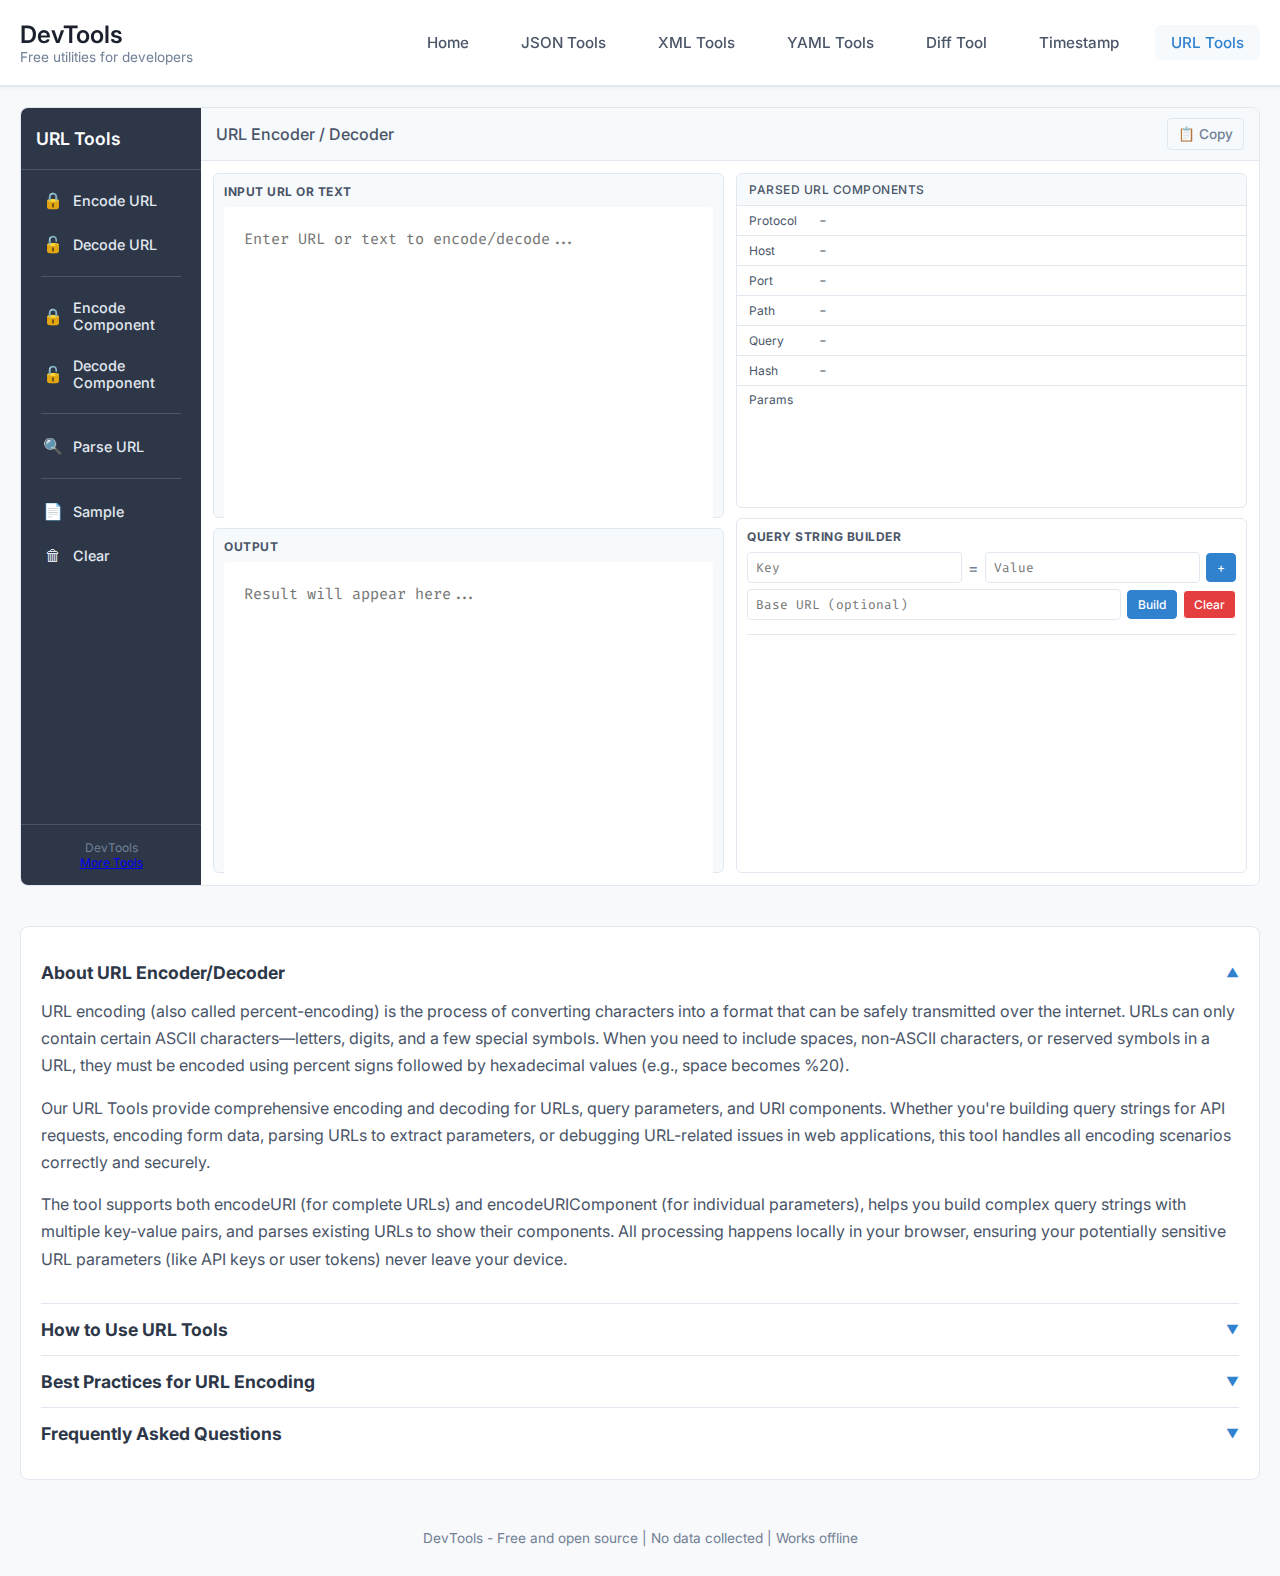
<file: tools/url-tools.html>
<!DOCTYPE html>
<html lang="en">
<head>
    <meta charset="UTF-8">
    <meta name="viewport" content="width=device-width, initial-scale=1.0">

    <!-- SEO Meta Tags -->
    <title>URL Encoder Decoder - Query String Builder Online | DevTools</title>
    <meta name="description" content="Free online URL encoder and decoder. Encode/decode URLs, parse URL components, build query strings. Supports encodeURIComponent for safe parameter encoding.">
    <meta name="keywords" content="url encoder, url decoder, query string builder, encodeURIComponent, decodeURIComponent, parse url, url components, percent encoding, query params, url escape">
    <meta name="author" content="DevTools">
    <link rel="canonical" href="https://url.formatting.tech/">

    <!-- Open Graph / Social Media -->
    <meta property="og:type" content="website">
    <meta property="og:url" content="https://url.formatting.tech/">
    <meta property="og:title" content="URL Encoder Decoder - Query String Builder Online">
    <meta property="og:description" content="Free online URL encoder and decoder. Parse URLs, build query strings, encode special characters.">
    <meta property="og:site_name" content="DevTools">
    <meta property="og:image" content="https://formatting.tech/images/og-image.png">
    <meta property="og:image:width" content="1200">
    <meta property="og:image:height" content="630">

    <!-- Twitter Card -->
    <meta name="twitter:card" content="summary">
    <meta name="twitter:title" content="URL Encoder Decoder - Query String Builder Online">
    <meta name="twitter:description" content="Free online URL encoder and decoder with query string builder.">
    <meta name="twitter:image" content="https://formatting.tech/images/og-image.png">

    <!-- Consolidated Structured Data (JSON-LD) -->
    <script type="application/ld+json">
    {"@context":"https://schema.org","@graph":[{"@type":"WebApplication","name":"URL Encoder / Decoder","description":"Free online URL encoder and decoder with query string builder","url":"https://url.formatting.tech/","applicationCategory":"DeveloperApplication","operatingSystem":"Any","offers":{"@type":"Offer","price":"0","priceCurrency":"USD"},"featureList":["URL encode with encodeURI","URL decode with decodeURI","Component encode with encodeURIComponent","Component decode with decodeURIComponent","Parse URL into components","Build query strings","Extract query parameters"]},{"@type":"BreadcrumbList","itemListElement":[{"@type":"ListItem","position":1,"name":"Home","item":"https://formatting.tech/"},{"@type":"ListItem","position":2,"name":"URL Tools","item":"https://url.formatting.tech/"}]},{"@type":"FAQPage","mainEntity":[{"@type":"Question","name":"What is URL encoding?","acceptedAnswer":{"@type":"Answer","text":"URL encoding (also called percent-encoding) converts special characters into a format that can be transmitted over the Internet. For example, spaces become %20 and ampersands become %26."}},{"@type":"Question","name":"What is the difference between encodeURI and encodeURIComponent?","acceptedAnswer":{"@type":"Answer","text":"encodeURI encodes a complete URL but preserves characters that are valid in URLs (like : / ? #). encodeURIComponent encodes everything except letters, digits, and - _ . ~ making it safe for query parameter values."}},{"@type":"Question","name":"How do I parse a URL?","acceptedAnswer":{"@type":"Answer","text":"Enter your URL and click 'Parse URL' to break it down into protocol, host, port, path, query parameters, and hash fragment. Each component is displayed separately for easy analysis."}},{"@type":"Question","name":"How do I build a query string?","acceptedAnswer":{"@type":"Answer","text":"Use the Query Builder section to add key-value pairs. Enter the key and value for each parameter, click 'Add Parameter', then click 'Build Query String' to generate the properly encoded query string."}}]}]}
    </script>

    <!-- DNS Prefetch for external domains -->
    <link rel="dns-prefetch" href="https://www.googletagmanager.com">
    <link rel="dns-prefetch" href="https://pagead2.googlesyndication.com">

    <!-- Critical CSS - Minimal inline for instant render -->
    <style>*{margin:0;padding:0;box-sizing:border-box}:root{--primary-color:#3182ce;--secondary-bg:#f7fafc;--border-color:#e2e8f0;--text-primary:#2d3748;--text-secondary:#4a5568}body{font-family:'Inter',-apple-system,BlinkMacSystemFont,sans-serif;background:#f8f9fa;color:var(--text-primary);min-height:100vh}.header{background:#fff;border-bottom:2px solid var(--border-color);padding:20px 0;position:sticky;top:0;z-index:100}.header-content{max-width:1600px;margin:0 auto;padding:0 20px;display:flex;justify-content:space-between;align-items:center}.logo{text-decoration:none}.logo h1{font-size:1.5rem;font-weight:600;color:#1a202c;margin:0}.container{max-width:1600px;margin:0 auto;padding:20px}</style>

    <!-- Font Preloading - Non-blocking -->
    <link rel="preconnect" href="https://fonts.googleapis.com">
    <link rel="preconnect" href="https://fonts.gstatic.com" crossorigin>
    <link rel="preload" as="style" href="https://fonts.googleapis.com/css2?family=Inter:wght@400;500;600&family=Fira+Code:wght@400;500&display=swap">
    <link rel="stylesheet" href="https://fonts.googleapis.com/css2?family=Inter:wght@400;500;600&family=Fira+Code:wght@400;500&display=swap" media="print" onload="this.media='all'">

    <!-- Main CSS - Load synchronously (small file, critical for layout) -->
    <link rel="stylesheet" href="../css/main.css">

    <!-- Tool-specific CSS - Load async to avoid blocking -->
    <link rel="preload" href="../css/json.css" as="style" onload="this.onload=null;this.rel='stylesheet'">
    <noscript><link rel="stylesheet" href="../css/json.css"></noscript>

    <!-- Deferred Scripts - Non-blocking -->
    <script defer src="../js/utils.js"></script>
    <script defer src="../js/url-tools.js"></script>
    <style>
        /* Compact two-column layout */
        .two-column-layout {
            display: grid;
            grid-template-columns: 1fr 1fr;
            gap: 12px;
            height: calc(100vh - 200px);
            min-height: 400px;
        }
        .column {
            display: flex;
            flex-direction: column;
            gap: 10px;
            min-height: 0;
        }
        .url-section {
            background: var(--secondary-bg);
            border: 1px solid var(--border-color);
            border-radius: 6px;
            padding: 10px;
            flex: 1;
            display: flex;
            flex-direction: column;
            min-height: 0;
        }
        .url-section h3 {
            margin: 0 0 8px 0;
            font-size: 0.75rem;
            color: var(--text-secondary);
            text-transform: uppercase;
            letter-spacing: 0.5px;
        }
        .url-textarea {
            width: 100%;
            flex: 1;
            min-height: 60px;
            padding: 8px;
            border: 1px solid var(--border-color);
            border-radius: 4px;
            font-family: 'Fira Code', monospace;
            font-size: 0.8rem;
            resize: none;
            background: white;
        }
        .url-textarea:focus {
            outline: none;
            border-color: var(--primary-color);
        }
        .parsed-section {
            background: white;
            border: 1px solid var(--border-color);
            border-radius: 6px;
            overflow: hidden;
            flex: 1;
            display: flex;
            flex-direction: column;
            min-height: 0;
        }
        .parsed-header {
            background: var(--secondary-bg);
            padding: 8px 12px;
            border-bottom: 1px solid var(--border-color);
            font-weight: 500;
            color: var(--text-secondary);
            font-size: 0.75rem;
            text-transform: uppercase;
            letter-spacing: 0.5px;
        }
        .parsed-body {
            padding: 0;
            overflow-y: auto;
            flex: 1;
        }
        .parsed-row {
            display: flex;
            padding: 6px 12px;
            border-bottom: 1px solid var(--border-color);
            align-items: center;
        }
        .parsed-row:last-child {
            border-bottom: none;
        }
        .parsed-label {
            font-size: 0.75rem;
            color: var(--text-secondary);
            min-width: 70px;
        }
        .parsed-value {
            font-family: 'Fira Code', monospace;
            font-size: 0.8rem;
            color: var(--text-primary);
            flex: 1;
            word-break: break-all;
        }
        .parsed-value.empty {
            color: var(--text-muted);
            font-style: italic;
        }
        .query-params-list {
            margin-top: 5px;
        }
        .query-param-item {
            display: flex;
            gap: 6px;
            align-items: center;
            padding: 4px 8px;
            background: var(--secondary-bg);
            border-radius: 3px;
            margin-bottom: 4px;
            font-family: 'Fira Code', monospace;
            font-size: 0.75rem;
        }
        .query-param-key {
            color: var(--primary-color);
            font-weight: 500;
        }
        .query-param-value {
            color: #22863a;
            flex: 1;
            word-break: break-all;
        }
        .query-builder {
            background: white;
            border: 1px solid var(--border-color);
            border-radius: 6px;
            padding: 10px;
            flex: 1;
            display: flex;
            flex-direction: column;
            min-height: 0;
        }
        .query-builder h3 {
            margin: 0 0 8px 0;
            font-size: 0.75rem;
            color: var(--text-secondary);
            text-transform: uppercase;
            letter-spacing: 0.5px;
        }
        .query-builder-row {
            display: flex;
            gap: 6px;
            align-items: center;
            margin-bottom: 6px;
        }
        .query-builder-input {
            flex: 1;
            padding: 6px 8px;
            border: 1px solid var(--border-color);
            border-radius: 4px;
            font-family: 'Fira Code', monospace;
            font-size: 0.8rem;
        }
        .query-builder-input:focus {
            outline: none;
            border-color: var(--primary-color);
        }
        .query-builder-btn {
            padding: 6px 10px;
            border: 1px solid var(--border-color);
            background: white;
            border-radius: 4px;
            cursor: pointer;
            font-size: 0.75rem;
            transition: all 0.2s;
        }
        .query-builder-btn:hover {
            background: var(--primary-color);
            color: white;
            border-color: var(--primary-color);
        }
        .query-builder-btn.primary {
            background: var(--primary-color);
            color: white;
            border-color: var(--primary-color);
        }
        .query-builder-btn.primary:hover {
            background: var(--primary-hover);
        }
        .query-builder-btn.danger {
            color: white;
            border-color: white;
        }
        .query-builder-btn.danger:hover {
            background: #dc3545;
            color: white;
        }
        .builder-params-list {
            margin-top: 8px;
            border-top: 1px solid var(--border-color);
            padding-top: 8px;
            overflow-y: auto;
            flex: 1;
        }
        .builder-param-item {
            display: flex;
            gap: 6px;
            align-items: center;
            padding: 4px 8px;
            background: var(--secondary-bg);
            border-radius: 3px;
            margin-bottom: 4px;
            font-size: 0.75rem;
        }
        .builder-param-item .query-param-key {
            min-width: 80px;
        }
        .result-output {
            margin-top: 8px;
            padding: 8px;
            background: #f0fff4;
            border: 1px solid #9ae6b4;
            border-radius: 4px;
            font-family: 'Fira Code', monospace;
            font-size: 0.8rem;
            word-break: break-all;
        }
        .copy-btn-small {
            padding: 3px 8px;
            font-size: 0.7rem;
            border: 1px solid var(--border-color);
            background: white;
            border-radius: 3px;
            cursor: pointer;
            transition: all 0.2s;
        }
        .copy-btn-small:hover {
            background: var(--primary-color);
            color: white;
            border-color: var(--primary-color);
        }
        @media (max-width: 900px) {
            .two-column-layout {
                grid-template-columns: 1fr;
                height: auto;
            }
            .column {
                min-height: 300px;
            }
        }
    </style>
</head>
<body>
    <div class="header">
        <div class="header-content">
            <a href="../index.html" class="logo">
                <h1>DevTools</h1>
                <div class="logo-subtitle">Free utilities for developers</div>
            </a>
            <nav class="main-nav">
                <a href="../index.html" class="nav-link">Home</a>
                <a href="json-tools.html" class="nav-link">JSON Tools</a>
                <a href="xml-tools.html" class="nav-link">XML Tools</a>
                <a href="yml-tools.html" class="nav-link">YAML Tools</a>
                <a href="diff-tools.html" class="nav-link">Diff Tool</a>
                <a href="timestamp-tools.html" class="nav-link">Timestamp</a>
                <a href="url-tools.html" class="nav-link active">URL Tools</a>
            </nav>
        </div>
    </div>

    <main class="container">
        <div class="editor-container">
            <!-- Sidebar -->
            <div class="sidebar">
                <div class="sidebar-header">
                    <h2 class="sidebar-title">URL Tools</h2>
                </div>
                <div class="sidebar-buttons">
                    <button class="sidebar-btn" onclick="encodeURL()">
                        <span class="btn-icon">&#128274;</span>
                        <span>Encode URL</span>
                    </button>
                    <button class="sidebar-btn" onclick="decodeURL()">
                        <span class="btn-icon">&#128275;</span>
                        <span>Decode URL</span>
                    </button>
                    <div class="sidebar-divider"></div>
                    <button class="sidebar-btn" onclick="encodeComponent()">
                        <span class="btn-icon">&#128274;</span>
                        <span>Encode Component</span>
                    </button>
                    <button class="sidebar-btn" onclick="decodeComponent()">
                        <span class="btn-icon">&#128275;</span>
                        <span>Decode Component</span>
                    </button>
                    <div class="sidebar-divider"></div>
                    <button class="sidebar-btn" onclick="parseURL()">
                        <span class="btn-icon">&#128269;</span>
                        <span>Parse URL</span>
                    </button>
                    <div class="sidebar-divider"></div>
                    <button class="sidebar-btn" onclick="loadSample()">
                        <span class="btn-icon">&#128196;</span>
                        <span>Sample</span>
                    </button>
                    <button class="sidebar-btn" onclick="clearAll()">
                        <span class="btn-icon">&#128465;</span>
                        <span>Clear</span>
                    </button>
                </div>
                <div class="sidebar-footer">
                    <p class="sidebar-footer-text">DevTools<br><a href="../index.html">More Tools</a></p>
                </div>

            </div>

            <!-- Main Editor -->
            <div class="editor-main">
                <div class="editor-toolbar">
                    <div class="toolbar-left">
                        <span style="font-weight: 500; color: var(--text-secondary);">URL Encoder / Decoder</span>
                    </div>
                    <div class="toolbar-right">
                        <button class="toolbar-btn" onclick="copyOutput()" title="Copy Output">
                            &#128203; Copy
                        </button>
                    </div>
                </div>

                <div class="editor-content" style="padding: 12px; overflow: hidden;">
                    <div class="two-column-layout">
                        <!-- Left Column: Input/Output -->
                        <div class="column">
                            <!-- Input Section -->
                            <div class="url-section">
                                <h3>Input URL or Text</h3>
                                <textarea id="url-input" class="url-textarea" placeholder="Enter URL or text to encode/decode..."></textarea>
                            </div>

                            <!-- Output Section -->
                            <div class="url-section">
                                <h3>Output</h3>
                                <textarea id="url-output" class="url-textarea" placeholder="Result will appear here..." readonly></textarea>
                            </div>
                        </div>

                        <!-- Right Column: Parsed URL + Query Builder -->
                        <div class="column">
                            <!-- Parsed URL Section -->
                            <div class="parsed-section" id="parsed-section">
                                <div class="parsed-header">Parsed URL Components</div>
                                <div class="parsed-body">
                                    <div class="parsed-row">
                                        <span class="parsed-label">Protocol</span>
                                        <span class="parsed-value" id="parsed-protocol">-</span>
                                    </div>
                                    <div class="parsed-row">
                                        <span class="parsed-label">Host</span>
                                        <span class="parsed-value" id="parsed-host">-</span>
                                    </div>
                                    <div class="parsed-row">
                                        <span class="parsed-label">Port</span>
                                        <span class="parsed-value" id="parsed-port">-</span>
                                    </div>
                                    <div class="parsed-row">
                                        <span class="parsed-label">Path</span>
                                        <span class="parsed-value" id="parsed-path">-</span>
                                    </div>
                                    <div class="parsed-row">
                                        <span class="parsed-label">Query</span>
                                        <span class="parsed-value" id="parsed-query">-</span>
                                    </div>
                                    <div class="parsed-row">
                                        <span class="parsed-label">Hash</span>
                                        <span class="parsed-value" id="parsed-hash">-</span>
                                    </div>
                                    <div class="parsed-row" style="flex-direction: column; align-items: flex-start;">
                                        <span class="parsed-label" style="margin-bottom: 5px;">Params</span>
                                        <div class="query-params-list" id="parsed-params"></div>
                                    </div>
                                </div>
                            </div>

                            <!-- Query Builder Section -->
                            <div class="query-builder">
                                <h3>Query String Builder</h3>
                                <div class="query-builder-row">
                                    <input type="text" id="builder-key" class="query-builder-input" placeholder="Key">
                                    <span style="color: var(--text-muted);">=</span>
                                    <input type="text" id="builder-value" class="query-builder-input" placeholder="Value">
                                    <button class="query-builder-btn primary" onclick="addBuilderParam()">+</button>
                                </div>
                                <div class="query-builder-row">
                                    <input type="text" id="builder-base-url" class="query-builder-input" placeholder="Base URL (optional)" style="flex: 2;">
                                    <button class="query-builder-btn primary" onclick="buildQueryString()">Build</button>
                                    <button class="query-builder-btn danger" onclick="clearBuilderParams()">Clear</button>
                                </div>
                                <div class="builder-params-list" id="builder-params-list"></div>
                                <div class="result-output" id="builder-output" style="display: none;"></div>
                            </div>
                        </div>
                    </div>
                </div>

                <div class="status-bar" id="status-bar"></div>
            </div>
        </div>


        <!-- Educational Content Sections -->
        <div class="content-sections">
            <details class="content-accordion" open>
                <summary class="accordion-header">
                    <h2>About URL Encoder/Decoder</h2>
                    <span class="accordion-icon">▼</span>
                </summary>
                <div class="accordion-content">
                    <p>URL encoding (also called percent-encoding) is the process of converting characters into a format that can be safely transmitted over the internet. URLs can only contain certain ASCII characters—letters, digits, and a few special symbols. When you need to include spaces, non-ASCII characters, or reserved symbols in a URL, they must be encoded using percent signs followed by hexadecimal values (e.g., space becomes %20).</p>
                    <p>Our URL Tools provide comprehensive encoding and decoding for URLs, query parameters, and URI components. Whether you're building query strings for API requests, encoding form data, parsing URLs to extract parameters, or debugging URL-related issues in web applications, this tool handles all encoding scenarios correctly and securely.</p>
                    <p>The tool supports both encodeURI (for complete URLs) and encodeURIComponent (for individual parameters), helps you build complex query strings with multiple key-value pairs, and parses existing URLs to show their components. All processing happens locally in your browser, ensuring your potentially sensitive URL parameters (like API keys or user tokens) never leave your device.</p>
                </div>
            </details>

            <details class="content-accordion">
                <summary class="accordion-header">
                    <h2>How to Use URL Tools</h2>
                    <span class="accordion-icon">▼</span>
                </summary>
                <div class="accordion-content">
                    <p><strong>Encode URL (encodeURI):</strong> Encode an entire URL while preserving URL structure characters like :, /, ?, &, and =. This is useful when you have a complete URL with special characters in the path or query string. Use this when you need to embed a URL as a parameter in another URL, or when passing URLs through systems that might corrupt special characters.</p>

                    <p><strong>Encode Component (encodeURIComponent):</strong> Encode individual URL parameters or path segments. This encodes ALL special characters including =, &, and ? which are structural parts of URLs. Use this when building query strings with user input, encoding form values, or preparing individual parameters for API requests. This is the most commonly needed encoding type.</p>

                    <p><strong>Decode URL:</strong> Convert percent-encoded URLs back to readable format. This decodes all %XX sequences back to their original characters. Useful for reading encoded query parameters, debugging API responses that return encoded URLs, or making sense of encoded URLs in log files or browser address bars.</p>

                    <p><strong>Parse URL Components:</strong> Break down a complete URL into its constituent parts: protocol (http/https), domain, port, path, query string, and hash fragment. This helps you understand URL structure, extract specific parts for processing, or verify that URLs are constructed correctly before sending HTTP requests.</p>

                    <p><strong>Build Query String:</strong> Create properly encoded query strings from key-value pairs. Enter multiple parameters and the tool automatically encodes values and joins them with & separators. This ensures your query strings are correctly formatted and special characters in values don't break the URL structure.</p>

                    <p><strong>Extract Query Parameters:</strong> Parse a query string to extract all key-value pairs. This is useful when analyzing URLs from analytics, debugging API requests, or extracting specific parameters from browser URLs. The tool shows all parameters in a readable format, making it easy to see what data is being passed.</p>
                </div>
            </details>

            <details class="content-accordion">
                <summary class="accordion-header">
                    <h2>Best Practices for URL Encoding</h2>
                    <span class="accordion-icon">▼</span>
                </summary>
                <div class="accordion-content">
                    <p><strong>Use encodeURIComponent for Query Parameters:</strong> When building query strings with user input or variable data, always use encodeURIComponent, not encodeURI. This encodes special characters like = and & that would otherwise break the query string structure. For example: ?name=encodeURIComponent(userName)&city=encodeURIComponent(userCity).</p>

                    <p><strong>Use encodeURI for Complete URLs:</strong> When you need to encode an entire URL (for example, to pass it as a parameter to another service), use encodeURI. This preserves the URL structure (protocol, domain, path separators) while encoding only the characters that aren't valid in URLs. It won't encode characters like / : ? & = that are part of URL syntax.</p>

                    <p><strong>Handle Spaces Correctly:</strong> Spaces in URLs should be encoded as %20 (percent-encoding) or + (in query strings for form data). Different contexts use different conventions. encodeURIComponent uses %20. When in doubt, use %20 as it works in all contexts. The + symbol should only be used in application/x-www-form-urlencoded form submissions.</p>

                    <p><strong>Prevent Double-Encoding:</strong> Only encode values once. If you encode an already-encoded string, special characters get encoded multiple times (%20 becomes %2520), breaking the URL. Before encoding, check if the string is already encoded. When decoding, only decode once unless you know the value was intentionally double-encoded.</p>

                    <p><strong>Reserved vs Unreserved Characters:</strong> Unreserved characters (A-Z, a-z, 0-9, -, _, ., ~) don't need encoding and should be kept as-is. Reserved characters (: / ? # [ ] @ ! $ & ' ( ) * + , ; =) have special meaning in URLs and should be encoded when used as data, not as URL structure. Understanding this distinction prevents encoding errors.</p>

                    <p><strong>Security Considerations:</strong> Always encode user input before including it in URLs to prevent injection attacks. Malicious users might try to inject SQL, JavaScript, or other payloads through URL parameters. Proper encoding neutralizes these attacks by converting special characters to harmless percent-encoded sequences.</p>

                    <p><strong>International Characters (Unicode):</strong> Non-ASCII characters (like Chinese, Arabic, emoji) must be encoded in URLs. They're converted to UTF-8 bytes, then each byte is percent-encoded. For example, "你好" becomes "%E4%BD%A0%E5%A5%BD". Modern browsers handle this automatically, but when building URLs programmatically, ensure proper encoding of international text.</p>
                </div>
            </details>

            <details class="content-accordion">
                <summary class="accordion-header">
                    <h2>Frequently Asked Questions</h2>
                    <span class="accordion-icon">▼</span>
                </summary>
                <div class="accordion-content">
                    <p><strong>What is URL encoding?</strong><br>
                    URL encoding (percent-encoding) is the method of converting characters into a format safe for transmission in URLs. Special characters are represented as % followed by two hexadecimal digits (their UTF-8 byte value). For example, space becomes %20, @ becomes %40. This is necessary because URLs can only contain a limited set of ASCII characters.</p>

                    <p><strong>When should I use encodeURI vs encodeURIComponent?</strong><br>
                    Use encodeURI when encoding a complete URL (it preserves :, /, ?, &, = that are part of URL structure). Use encodeURIComponent when encoding individual parameters or path segments (it encodes ALL special characters including =, &, ?). For query string values, always use encodeURIComponent. For example: url + "?name=" + encodeURIComponent(value).</p>

                    <p><strong>How do I handle spaces in URLs?</strong><br>
                    Spaces can be encoded as %20 (standard percent-encoding) or + (in query strings for form submissions). encodeURIComponent converts spaces to %20, which works in all URL contexts. The + representation is mainly for application/x-www-form-urlencoded form data. When in doubt, use %20.</p>

                    <p><strong>What characters need to be encoded in URLs?</strong><br>
                    Any character that's not a letter (A-Z, a-z), digit (0-9), or one of the unreserved characters (- _ . ~) should be encoded when used as data in a URL. Reserved characters (: / ? # [ ] @ ! $ & ' ( ) * + , ; =) have special meaning in URL structure and must be encoded when used as data values.</p>

                    <p><strong>Why is my URL double-encoded?</strong><br>
                    Double-encoding happens when you encode an already-encoded string. For example, encoding "%20" results in "%2520" (the % itself gets encoded). This breaks URLs. Check if your input is already encoded before encoding it. Libraries and frameworks sometimes encode automatically, leading to accidental double-encoding.</p>

                    <p><strong>How do I build a query string with multiple parameters?</strong><br>
                    Concatenate parameters with & separators: ?key1=value1&key2=value2. Each value must be encoded: "?name=" + encodeURIComponent(name) + "&city=" + encodeURIComponent(city). Use our Query Builder feature to automate this and avoid manual encoding errors.</p>

                    <p><strong>What does %20 mean in a URL?</strong><br>
                    %20 is the percent-encoded representation of a space character. URLs cannot contain literal spaces, so they're converted to %20. Other common encodings: %21 is !, %23 is #, %26 is &, %3D is =, %3F is ?. The two digits after % are the hexadecimal ASCII or UTF-8 byte value.</p>
                </div>
            </details>
        </div>
    </main>

    <footer>
        <p>DevTools - Free and open source | No data collected | Works offline</p>
    </footer>

    <!-- Analytics (deferred for better performance) -->
    <script async src="https://www.googletagmanager.com/gtag/js?id=G-B4LNPCXR9M"></script>
    <script>
      window.addEventListener('load', function() {
        window.dataLayer = window.dataLayer || [];
        function gtag(){dataLayer.push(arguments);}
        gtag('js', new Date());
        gtag('config', 'G-B4LNPCXR9M');
      });
    </script>

    <!-- Auto Ads with frequency hint for better CLS -->
    <script async
            src="https://pagead2.googlesyndication.com/pagead/js/adsbygoogle.js?client=ca-pub-4697643139994449"
            crossorigin="anonymous"
            data-ad-frequency-hint="30s"></script>
</body>
</html>
</file>
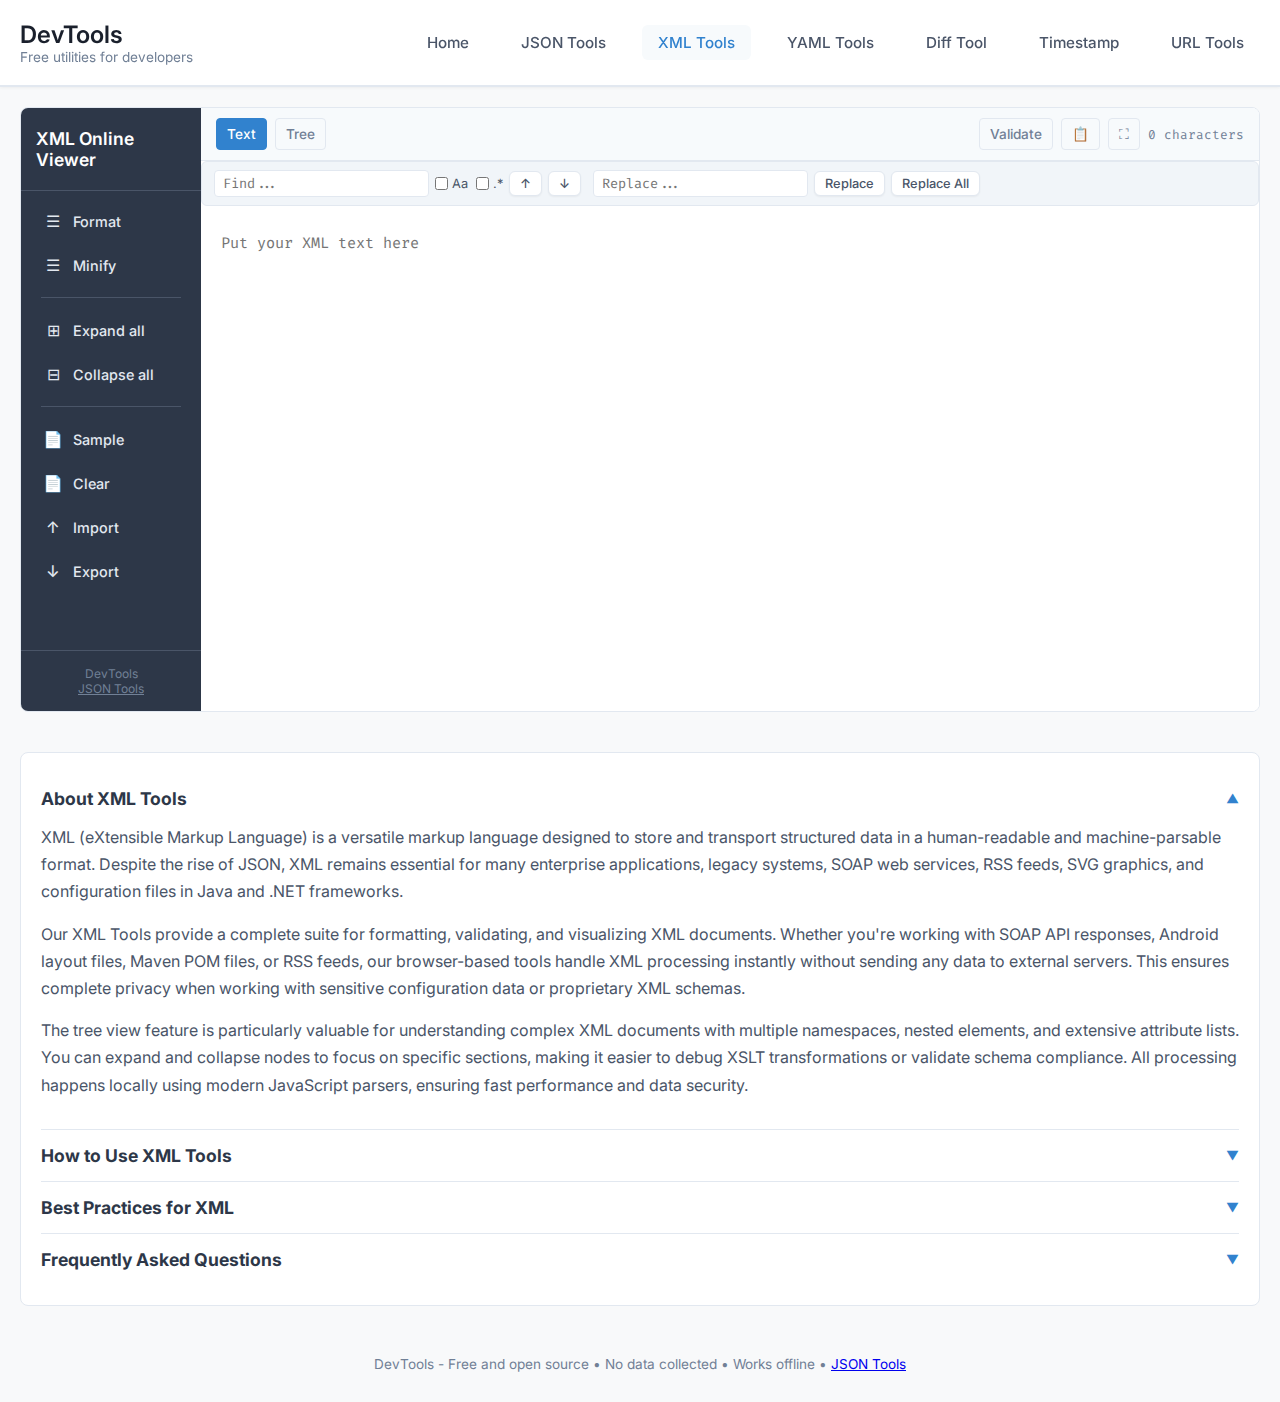
<file: tools/xml-tools.html>
<!DOCTYPE html>
<html lang="en">
<head>
    <meta charset="UTF-8">
    <meta name="viewport" content="width=device-width, initial-scale=1.0">

    <!-- SEO Meta Tags -->
    <title>XML Formatter Online - Free XML Validator, Beautifier & Escape Tool | DevTools</title>
    <meta name="description" content="Free online XML tools - Format, minify, validate, escape, search and replace, and visualize XML documents. Interactive tree view, import/export files, sample data. No signup required.">
    <meta name="keywords" content="XML formatter, XML minifier, XML validator, XML tree view, XML beautifier, online XML tools, XML editor, XML viewer, xml formatting, xml escape, xml unescape, xml search and replace, find replace xml, xml regex">
    <meta name="author" content="DevTools">
    <link rel="canonical" href="https://xml.formatting.tech/">

    <!-- Open Graph / Social Media -->
    <meta property="og:type" content="website">
    <meta property="og:url" content="https://xml.formatting.tech/">
    <meta property="og:title" content="XML Tools - Format, Minify, Validate XML Online">
    <meta property="og:description" content="Free online XML tools - Format, minify, validate, and visualize XML documents with interactive tree view.">
    <meta property="og:site_name" content="DevTools">
    <meta property="og:image" content="https://formatting.tech/images/og-image.png">
    <meta property="og:image:width" content="1200">
    <meta property="og:image:height" content="630">

    <!-- Twitter Card -->
    <meta name="twitter:card" content="summary">
    <meta name="twitter:title" content="XML Tools - Format, Minify, Validate XML Online">
    <meta name="twitter:description" content="Free online XML tools - Format, minify, validate, and visualize XML documents.">
    <meta name="twitter:image" content="https://formatting.tech/images/og-image.png">

    <!-- Consolidated Structured Data (JSON-LD) -->
    <script type="application/ld+json">
    {"@context":"https://schema.org","@graph":[{"@type":"WebApplication","name":"XML Tools","description":"Free online XML tools for formatting, minifying, validating, and visualizing XML documents","url":"https://xml.formatting.tech/","applicationCategory":"DeveloperApplication","operatingSystem":"Any","offers":{"@type":"Offer","price":"0","priceCurrency":"USD"},"featureList":["Format XML with indentation","Minify XML documents","Validate XML syntax","Interactive tree view","Import XML files","Export XML files","Search and replace with regex patterns","Bulk find and replace in XML"]},{"@type":"BreadcrumbList","itemListElement":[{"@type":"ListItem","position":1,"name":"Home","item":"https://formatting.tech/"},{"@type":"ListItem","position":2,"name":"XML Tools","item":"https://xml.formatting.tech/"}]},{"@type":"FAQPage","mainEntity":[{"@type":"Question","name":"What is XML formatting?","acceptedAnswer":{"@type":"Answer","text":"XML formatting (also called XML beautifying) is the process of adding proper indentation, line breaks, and spacing to XML documents to make them human-readable. Our free XML formatter adds consistent indentation by default."}},{"@type":"Question","name":"Is this XML formatter free to use?","acceptedAnswer":{"@type":"Answer","text":"Yes, our XML formatter is completely free with no signup required. It works offline in your browser, and we never store or collect your data."}},{"@type":"Question","name":"How do I validate XML online?","acceptedAnswer":{"@type":"Answer","text":"Simply paste your XML into the editor and click the Validate button. Our tool will check the syntax and highlight any errors with line numbers and descriptions."}},{"@type":"Question","name":"What file types can I import?","acceptedAnswer":{"@type":"Answer","text":"Our XML tool supports importing .xml, .xsd, .xsl, .xslt, .svg, .html, and .htm files. Simply click Import and select your file."}}]}]}
    </script>

    <!-- DNS Prefetch for external domains -->
    <link rel="dns-prefetch" href="https://www.googletagmanager.com">
    <link rel="dns-prefetch" href="https://pagead2.googlesyndication.com">

    <!-- Critical CSS - Minimal inline for instant render -->
    <style>*{margin:0;padding:0;box-sizing:border-box}:root{--primary-color:#3182ce;--secondary-bg:#f7fafc;--border-color:#e2e8f0;--text-primary:#2d3748;--text-secondary:#4a5568}body{font-family:'Inter',-apple-system,BlinkMacSystemFont,sans-serif;background:#f8f9fa;color:var(--text-primary);min-height:100vh}.header{background:#fff;border-bottom:2px solid var(--border-color);padding:20px 0;position:sticky;top:0;z-index:100}.header-content{max-width:1600px;margin:0 auto;padding:0 20px;display:flex;justify-content:space-between;align-items:center}.logo{text-decoration:none}.logo h1{font-size:1.5rem;font-weight:600;color:#1a202c;margin:0}.container{max-width:1600px;margin:0 auto;padding:20px}</style>

    <!-- Font Preloading - Non-blocking -->
    <link rel="preconnect" href="https://fonts.googleapis.com">
    <link rel="preconnect" href="https://fonts.gstatic.com" crossorigin>
    <link rel="preload" as="style" href="https://fonts.googleapis.com/css2?family=Inter:wght@400;500;600&family=Fira+Code:wght@400;500&display=swap">
    <link rel="stylesheet" href="https://fonts.googleapis.com/css2?family=Inter:wght@400;500;600&family=Fira+Code:wght@400;500&display=swap" media="print" onload="this.media='all'">

    <!-- Main CSS - Load synchronously (small file, critical for layout) -->
    <link rel="stylesheet" href="../css/main.css">

    <!-- Tool-specific CSS - Load async to avoid blocking -->
    <link rel="preload" href="../css/xml.css" as="style" onload="this.onload=null;this.rel='stylesheet'">
    <noscript><link rel="stylesheet" href="../css/xml.css"></noscript>

    <!-- Deferred Scripts - Non-blocking -->
    <script defer src="../js/utils.js"></script>
    <script defer src="../js/search-replace.js"></script>
    <script defer src="../js/xml-tools.js"></script>
</head>
<body>
    <div class="header">
        <div class="header-content">
            <a href="../index.html" class="logo">
                <h1>DevTools</h1>
                <div class="logo-subtitle">Free utilities for developers</div>
            </a>
                        <nav class="main-nav">
                            <a href="../index.html" class="nav-link">Home</a>
                            <a href="json-tools.html" class="nav-link">JSON Tools</a>
                            <a href="xml-tools.html" class="nav-link active">XML Tools</a>
                            <a href="yml-tools.html" class="nav-link">YAML Tools</a>
                            <a href="diff-tools.html" class="nav-link">Diff Tool</a>
                            <a href="timestamp-tools.html" class="nav-link">Timestamp</a>
                            <a href="url-tools.html" class="nav-link">URL Tools</a>
                        </nav>
        </div>
    </div>

    <main class="container">
        <div class="editor-container">
            <!-- Sidebar -->
            <div class="sidebar">
                <div class="sidebar-header">
                    <h2 class="sidebar-title">XML Online Viewer</h2>
                </div>
                <div class="sidebar-buttons">
                    <button class="sidebar-btn" onclick="formatXML()">
                        <span class="btn-icon">&#9776;</span>
                        <span>Format</span>
                    </button>
                    <button class="sidebar-btn" onclick="minifyXML()">
                        <span class="btn-icon">&#9776;</span>
                        <span>Minify</span>
                    </button>
                    <div class="sidebar-divider"></div>
                    <button class="sidebar-btn" onclick="expandAll()">
                        <span class="btn-icon">&#8862;</span>
                        <span>Expand all</span>
                    </button>
                    <button class="sidebar-btn" onclick="collapseAll()">
                        <span class="btn-icon">&#8863;</span>
                        <span>Collapse all</span>
                    </button>
                    <div class="sidebar-divider"></div>
                    <button class="sidebar-btn" onclick="loadSample()">
                        <span class="btn-icon">&#128196;</span>
                        <span>Sample</span>
                    </button>
                    <button class="sidebar-btn" onclick="clearEditor()">
                        <span class="btn-icon">&#128196;</span>
                        <span>Clear</span>
                    </button>
                    <button class="sidebar-btn" onclick="importXML()">
                        <span class="btn-icon">&#8593;</span>
                        <span>Import</span>
                    </button>
                    <button class="sidebar-btn" onclick="exportXML()">
                        <span class="btn-icon">&#8595;</span>
                        <span>Export</span>
                    </button>
                </div>
                <div class="sidebar-footer">
                    <p class="sidebar-footer-text">DevTools<br><a href="json-tools.html" style="color: #718096;">JSON Tools</a></p>
                </div>

            </div>

            <!-- Main Editor -->
            <div class="editor-main">
                <div class="editor-toolbar">
                    <div class="toolbar-left">
                        <button class="toolbar-btn active" id="text-mode-btn" onclick="showTextMode()" title="Text View">
                            Text
                        </button>
                        <button class="toolbar-btn" id="tree-mode-btn" onclick="showTreeMode()" title="Tree View">
                            Tree
                        </button>
                    </div>
                    <div class="toolbar-right">
                        <button class="toolbar-btn" onclick="validateXML()" title="Validate XML">
                            Validate
                        </button>
                        <button class="toolbar-btn" onclick="copyContent()" title="Copy to clipboard">
                            📋
                        </button>
                        <button class="toolbar-btn" onclick="toggleFullscreen()" title="Fullscreen">
                            ⛶
                        </button>
                        <span class="char-count" id="char-count">0 characters</span>
                    </div>
                </div>
                <div id="xml-search-container"></div>
                <div class="editor-content">
                    <div class="input-container">
                        <div class="highlight-backdrop"><div class="highlights"></div></div>
                        <textarea id="xml-editor" placeholder="Put your XML text here"></textarea>
                    </div>
                    <div class="tree-view" id="tree-view"></div>
                </div>
                <div class="status-bar" id="status-bar"></div>
            </div>
        </div>
        <input type="file" id="file-input" class="hidden-input" accept=".xml,.xsd,.xsl,.xslt,.svg,.html,.htm" onchange="handleFileImport(event)">


        <!-- Educational Content Sections -->
        <div class="content-sections">
            <details class="content-accordion" open>
                <summary class="accordion-header">
                    <h2>About XML Tools</h2>
                    <span class="accordion-icon">▼</span>
                </summary>
                <div class="accordion-content">
                    <p>XML (eXtensible Markup Language) is a versatile markup language designed to store and transport structured data in a human-readable and machine-parsable format. Despite the rise of JSON, XML remains essential for many enterprise applications, legacy systems, SOAP web services, RSS feeds, SVG graphics, and configuration files in Java and .NET frameworks.</p>
                    <p>Our XML Tools provide a complete suite for formatting, validating, and visualizing XML documents. Whether you're working with SOAP API responses, Android layout files, Maven POM files, or RSS feeds, our browser-based tools handle XML processing instantly without sending any data to external servers. This ensures complete privacy when working with sensitive configuration data or proprietary XML schemas.</p>
                    <p>The tree view feature is particularly valuable for understanding complex XML documents with multiple namespaces, nested elements, and extensive attribute lists. You can expand and collapse nodes to focus on specific sections, making it easier to debug XSLT transformations or validate schema compliance. All processing happens locally using modern JavaScript parsers, ensuring fast performance and data security.</p>
                </div>
            </details>

            <details class="content-accordion">
                <summary class="accordion-header">
                    <h2>How to Use XML Tools</h2>
                    <span class="accordion-icon">▼</span>
                </summary>
                <div class="accordion-content">
                    <p><strong>Format (Beautify):</strong> Add proper indentation and line breaks to minified or compact XML. Our formatter creates well-structured XML with consistent indentation, making it easy to read and understand. This is essential when working with XML from APIs, databases, or code generators that output minified XML.</p>

                    <p><strong>Minify:</strong> Remove all unnecessary whitespace, line breaks, and indentation to reduce file size. Minified XML is ideal for network transmission, especially for SOAP web services where bandwidth matters. You can minify XML before embedding it in HTTP requests or storing it in databases.</p>

                    <p><strong>Validate:</strong> Check XML syntax for well-formedness errors. Our validator identifies unclosed tags, invalid characters, attribute issues, and namespace problems. It provides detailed error messages with line numbers, helping you quickly fix issues before deploying XML configurations or sending SOAP requests.</p>

                    <p><strong>Tree View:</strong> Visualize XML structure as an interactive hierarchical tree. Click on elements to expand or collapse their children. This view is invaluable for exploring complex XML documents like Maven POM files, Spring configurations, or XSLT stylesheets with multiple levels of nesting.</p>

                    <p><strong>Import/Export:</strong> Load XML files from your computer (.xml, .xsd, .xsl, .svg, .html) or save formatted XML to a file. The Import button accepts various XML-based formats, making it easy to work with schema definitions, XSLT transformations, SVG graphics, or XHTML documents.</p>

                    <p><strong>Search & Replace:</strong> Find and replace text within your XML document. Supports case-sensitive search and regex patterns. Useful for bulk updating attribute values, changing namespace URIs, or modifying element names across large XML files.</p>
                </div>
            </details>

            <details class="content-accordion">
                <summary class="accordion-header">
                    <h2>Best Practices for XML</h2>
                    <span class="accordion-icon">▼</span>
                </summary>
                <div class="accordion-content">
                    <p><strong>Always Close Tags Properly:</strong> Every opening tag must have a corresponding closing tag, or use self-closing syntax for empty elements (&lt;element/&gt;). Unclosed tags are the most common source of XML validation errors and can break parsers or cause unexpected behavior in applications.</p>

                    <p><strong>Use CDATA for Special Content:</strong> When including text that contains special characters like &lt;, &gt;, or &amp;, wrap it in CDATA sections: &lt;![CDATA[your content here]]&gt;. This is especially important for embedding code snippets, HTML content, or JSON within XML elements.</p>

                    <p><strong>Namespace Best Practices:</strong> Use XML namespaces to avoid element name conflicts, especially when combining XML from multiple sources. Define namespaces at the root element and use prefixes consistently throughout the document. This is crucial for SOAP messages, XML Schema definitions, and compound documents.</p>

                    <p><strong>Attribute vs Element Decision:</strong> Use attributes for metadata about an element (like ID, type, or status) and child elements for actual content or complex data. Attributes should be simple values (strings, numbers, booleans), while elements can contain nested structures or CDATA sections.</p>

                    <p><strong>Schema Validation:</strong> Define and validate against XML Schema (XSD) or DTD to ensure data integrity and enforce structure. Schema validation catches data type errors, missing required elements, and constraint violations before they cause runtime issues in production systems.</p>

                    <p><strong>Escape Special Characters:</strong> The five characters that must be escaped in XML are: &lt; (&amp;lt;), &gt; (&amp;gt;), &amp; (&amp;amp;), ' (&amp;apos;), and " (&amp;quot;). Always escape these characters when they appear in element text or attribute values to prevent parsing errors.</p>

                    <p><strong>Use Consistent Indentation:</strong> Format XML with 2-space or 4-space indentation for better readability. Consistent formatting makes code reviews easier and helps teams maintain large XML configuration files or XSLT stylesheets.</p>
                </div>
            </details>

            <details class="content-accordion">
                <summary class="accordion-header">
                    <h2>Frequently Asked Questions</h2>
                    <span class="accordion-icon">▼</span>
                </summary>
                <div class="accordion-content">
                    <p><strong>What is XML formatting?</strong><br>
                    XML formatting (also called XML beautifying) is the process of adding proper indentation, line breaks, and spacing to XML data to make it human-readable. Our formatter structures XML with consistent indentation, making it easy to understand element hierarchies and nested structures.</p>

                    <p><strong>Is this XML formatter free?</strong><br>
                    Yes, our XML formatter is completely free with no signup required. It works offline in your browser, and we never store or collect your data. All XML processing happens locally on your device.</p>

                    <p><strong>How do I validate XML online?</strong><br>
                    Paste your XML into the editor and click the Validate button. Our tool checks for well-formedness errors like unclosed tags, invalid attributes, and namespace issues. You'll see detailed error messages with line numbers if any problems are found.</p>

                    <p><strong>What's the difference between XML and JSON?</strong><br>
                    XML uses tags (&lt;element&gt;) while JSON uses braces and brackets ({ }). XML supports attributes, namespaces, and comments, making it more verbose but also more flexible for document-oriented data. JSON is simpler and more compact, making it better for APIs. XML is still preferred for configuration files, SOAP services, and document markup.</p>

                    <p><strong>What are XML namespaces?</strong><br>
                    XML namespaces are a way to avoid element name conflicts by qualifying names with a URI. For example, &lt;book:title&gt; and &lt;library:title&gt; can coexist in the same document. Namespaces are essential for SOAP, XSLT, and combining XML from multiple schemas.</p>

                    <p><strong>How do I handle XML special characters?</strong><br>
                    Escape the five special characters: &lt; becomes &amp;lt;, &gt; becomes &amp;gt;, &amp; becomes &amp;amp;, ' becomes &amp;apos;, and " becomes &amp;quot;. Alternatively, wrap content containing multiple special characters in a CDATA section to avoid individual escaping.</p>

                    <p><strong>Can I convert XML to JSON?</strong><br>
                    While our current tool focuses on XML formatting and validation, you can manually restructure XML data as JSON. For automated conversion, you'll need specialized tools or libraries that handle the structural differences between XML attributes/elements and JSON key-value pairs.</p>

                    <p><strong>How do I find and replace in XML?</strong><br>
                    Use the search toolbar above the editor. Type your search term, click Replace to change the current match, or Replace All to update all instances at once. You can enable case-sensitive mode and regex patterns for more precise searches.</p>

                    <p><strong>Can I use search and replace for XML namespaces?</strong><br>
                    Yes! The search and replace feature works on any text in your XML, including namespace URIs, element names, and attribute values. Use regex mode to match patterns across multiple similar namespaces or attributes.</p>
                </div>
            </details>
        </div>
    </main>

    <footer>
        <p>DevTools - Free and open source • No data collected • Works offline • <a href="json-tools.html">JSON Tools</a></p>
    </footer>

    <!-- Fullscreen Overlay -->
    <div id="fullscreen-overlay" class="fullscreen-overlay" hidden>
        <div class="fullscreen-header">
            <span class="fullscreen-title">XML Editor</span>
            <div class="fullscreen-actions">
                <button class="toolbar-btn" onclick="formatXML()" title="Format">Format</button>
                <button class="toolbar-btn" onclick="minifyXML()" title="Minify">Minify</button>
                <button class="toolbar-btn" onclick="showTreeModeFullscreen()" title="Tree View">Tree</button>
                <button class="toolbar-btn" onclick="expandAll()" title="Expand All">Expand</button>
                <button class="toolbar-btn" onclick="collapseAll()" title="Collapse All">Collapse</button>
                <button class="toolbar-btn" onclick="copyContent()" title="Copy">📋</button>
                <span class="char-count" id="char-count-fs">0 characters</span>
                <button class="fullscreen-close-btn" onclick="exitFullscreen()" title="Exit fullscreen (Esc)">
                    ✕ Close
                </button>
            </div>
        </div>
        <div id="fullscreen-search-container" style="background: white; padding: 0 10px;"></div>
        <div class="fullscreen-content" id="fullscreen-content"></div>
    </div>

    <!-- Analytics (deferred for better performance) -->
    <script async src="https://www.googletagmanager.com/gtag/js?id=G-B4LNPCXR9M"></script>
    <script>
      window.addEventListener('load', function() {
        window.dataLayer = window.dataLayer || [];
        function gtag(){dataLayer.push(arguments);}
        gtag('js', new Date());
        gtag('config', 'G-B4LNPCXR9M');
      });
    </script>

    <!-- Auto Ads with frequency hint for better CLS -->
    <script async
            src="https://pagead2.googlesyndication.com/pagead/js/adsbygoogle.js?client=ca-pub-4697643139994449"
            crossorigin="anonymous"
            data-ad-frequency-hint="30s"></script>
</body>
</html>
</file>
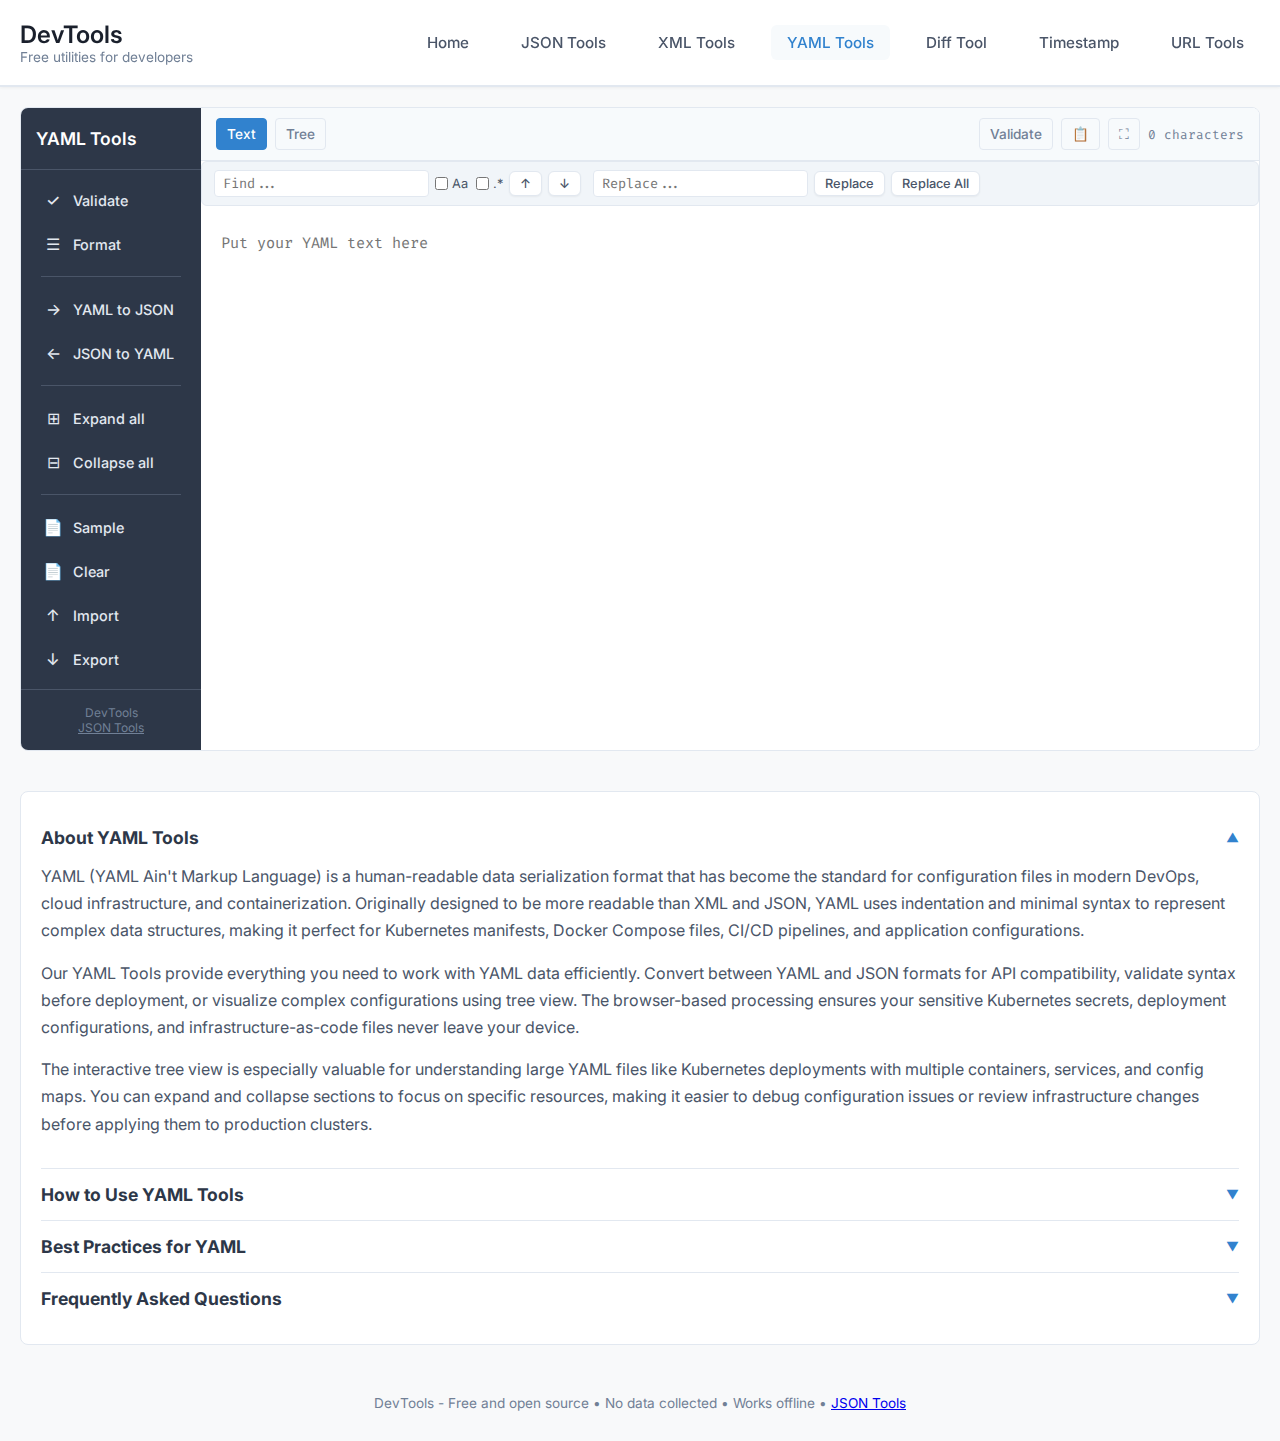
<file: tools/yml-tools.html>
<!DOCTYPE html>
<html lang="en">
<head>
    <meta charset="UTF-8">
    <meta name="viewport" content="width=device-width, initial-scale=1.0">

    <!-- SEO Meta Tags -->
    <title>YAML Tools Online - Validator, Converter, Formatter | DevTools</title>
    <meta name="description" content="Free online YAML tools - Validate, format, search and replace, convert YAML to JSON, convert JSON to YAML, and visualize data. Interactive tree view. No signup required.">
    <meta name="keywords" content="YAML validator, YAML converter, YAML formatter, JSON to YAML, YAML to JSON, YAML viewer, YAML tree view, online YAML tools, yaml search replace, find replace yaml, yaml regex search">
    <meta name="author" content="DevTools">
    <link rel="canonical" href="https://yml.formatting.tech/">

    <!-- Open Graph / Social Media -->
    <meta property="og:type" content="website">
    <meta property="og:url" content="https://yml.formatting.tech/">
    <meta property="og:title" content="YAML Tools - Validate, Convert, Format YAML Online">
    <meta property="og:description" content="Free online YAML tools - Validate, format, convert YAML to JSON, and visualize data.">
    <meta property="og:site_name" content="DevTools">
    <meta property="og:image" content="https://formatting.tech/images/og-image.png">
    <meta property="og:image:width" content="1200">
    <meta property="og:image:height" content="630">

    <!-- Twitter Card -->
    <meta name="twitter:card" content="summary">
    <meta name="twitter:title" content="YAML Tools - Validate, Convert, Format YAML Online">
    <meta name="twitter:description" content="Free online YAML tools - Validate, format, convert YAML to JSON, and visualize data.">
    <meta name="twitter:image" content="https://formatting.tech/images/og-image.png">

    <!-- Consolidated Structured Data (JSON-LD) -->
    <script type="application/ld+json">
    {"@context":"https://schema.org","@graph":[{"@type":"WebApplication","name":"YAML Tools","description":"Free online YAML tools for validating, formatting, and converting YAML data","url":"https://formatting.tech/tools/yml-tools.html","applicationCategory":"DeveloperApplication","operatingSystem":"Any","offers":{"@type":"Offer","price":"0","priceCurrency":"USD"},"featureList":["Validate YAML syntax","Format YAML with indentation","Convert YAML to JSON","Convert JSON to YAML","Interactive tree view","Import/Export files","Search and replace text in YAML","Find and replace with regex support"]},{"@type":"BreadcrumbList","itemListElement":[{"@type":"ListItem","position":1,"name":"Home","item":"https://formatting.tech/"},{"@type":"ListItem","position":2,"name":"YAML Tools","item":"https://formatting.tech/tools/yml-tools.html"}]},{"@type":"FAQPage","mainEntity":[{"@type":"Question","name":"What is YAML used for?","acceptedAnswer":{"@type":"Answer","text":"YAML is primarily used for configuration files in DevOps tools including Kubernetes manifests, Docker Compose files, GitHub Actions workflows, Ansible playbooks, and CI/CD pipeline configurations. Its human-readable syntax makes it ideal for configs that need to be reviewed and edited frequently."}},{"@type":"Question","name":"Can I convert YAML to JSON?","acceptedAnswer":{"@type":"Answer","text":"Yes! Our YAML Tools include bidirectional conversion. Click YAML to JSON to convert, or JSON to YAML for the reverse. This is useful when working with APIs that require JSON but you prefer YAML for readability."}},{"@type":"Question","name":"What's the difference between YAML and JSON?","acceptedAnswer":{"@type":"Answer","text":"YAML is more human-readable with minimal punctuation, using indentation for structure. JSON is more compact and widely supported but harder to read. YAML supports comments and multiline strings, while JSON does not. YAML is preferred for configs, JSON for APIs and data interchange."}},{"@type":"Question","name":"Why does indentation matter in YAML?","acceptedAnswer":{"@type":"Answer","text":"Indentation defines the structure and nesting in YAML. Unlike JSON which uses braces, YAML relies entirely on consistent spacing to determine hierarchy. Incorrect indentation can change the meaning of your config or cause parsing errors. Always use 2 spaces per level."}}]}]}
    </script>

    <!-- DNS Prefetch for external domains -->
    <link rel="dns-prefetch" href="https://www.googletagmanager.com">
    <link rel="dns-prefetch" href="https://pagead2.googlesyndication.com">

    <!-- Critical CSS - Minimal inline for instant render -->
    <style>*{margin:0;padding:0;box-sizing:border-box}:root{--primary-color:#3182ce;--secondary-bg:#f7fafc;--border-color:#e2e8f0;--text-primary:#2d3748;--text-secondary:#4a5568}body{font-family:'Inter',-apple-system,BlinkMacSystemFont,sans-serif;background:#f8f9fa;color:var(--text-primary);min-height:100vh}.header{background:#fff;border-bottom:2px solid var(--border-color);padding:20px 0;position:sticky;top:0;z-index:100}.header-content{max-width:1600px;margin:0 auto;padding:0 20px;display:flex;justify-content:space-between;align-items:center}.logo{text-decoration:none}.logo h1{font-size:1.5rem;font-weight:600;color:#1a202c;margin:0}.container{max-width:1600px;margin:0 auto;padding:20px}</style>

    <!-- Font Preloading - Non-blocking -->
    <link rel="preconnect" href="https://fonts.googleapis.com">
    <link rel="preconnect" href="https://fonts.gstatic.com" crossorigin>
    <link rel="preload" as="style" href="https://fonts.googleapis.com/css2?family=Inter:wght@400;500;600&family=Fira+Code:wght@400;500&display=swap">
    <link rel="stylesheet" href="https://fonts.googleapis.com/css2?family=Inter:wght@400;500;600&family=Fira+Code:wght@400;500&display=swap" media="print" onload="this.media='all'">

    <!-- Main CSS - Load synchronously (small file, critical for layout) -->
    <link rel="stylesheet" href="../css/main.css">

    <!-- Tool-specific CSS - Load async to avoid blocking -->
    <link rel="preload" href="../css/yml.css" as="style" onload="this.onload=null;this.rel='stylesheet'">
    <noscript><link rel="stylesheet" href="../css/yml.css"></noscript>

    <!-- Deferred Scripts - Non-blocking -->
    <script defer src="../js/utils.js"></script>
    <script defer src="../js/js-yaml.min.js"></script>
    <script defer src="../js/search-replace.js"></script>
    <script defer src="../js/yml-tools.js"></script>
</head>
<body>
    <div class="header">
        <div class="header-content">
            <a href="../index.html" class="logo">
                <h1>DevTools</h1>
                <div class="logo-subtitle">Free utilities for developers</div>
            </a>
            <nav class="main-nav">
                <a href="../index.html" class="nav-link">Home</a>
                <a href="json-tools.html" class="nav-link">JSON Tools</a>
                <a href="xml-tools.html" class="nav-link">XML Tools</a>
                <a href="yml-tools.html" class="nav-link active">YAML Tools</a>
                <a href="diff-tools.html" class="nav-link">Diff Tool</a>
                <a href="timestamp-tools.html" class="nav-link">Timestamp</a>
                <a href="url-tools.html" class="nav-link">URL Tools</a>
            </nav>
        </div>
    </div>

    <main class="container">
        <div class="editor-container">
            <!-- Sidebar -->
            <div class="sidebar">
                <div class="sidebar-header">
                    <h2 class="sidebar-title">YAML Tools</h2>
                </div>
                <div class="sidebar-buttons">
                    <button class="sidebar-btn" onclick="validateYAML()">
                        <span class="btn-icon">&#10003;</span>
                        <span>Validate</span>
                    </button>
                    <button class="sidebar-btn" onclick="formatYAML()">
                        <span class="btn-icon">&#9776;</span>
                        <span>Format</span>
                    </button>
                    <div class="sidebar-divider"></div>
                    <button class="sidebar-btn" onclick="yamlToJson()">
                        <span class="btn-icon">&#8594;</span>
                        <span>YAML to JSON</span>
                    </button>
                    <button class="sidebar-btn" onclick="jsonToYaml()">
                        <span class="btn-icon">&#8592;</span>
                        <span>JSON to YAML</span>
                    </button>
                    <div class="sidebar-divider"></div>
                    <button class="sidebar-btn" onclick="expandAll()">
                        <span class="btn-icon">&#8862;</span>
                        <span>Expand all</span>
                    </button>
                    <button class="sidebar-btn" onclick="collapseAll()">
                        <span class="btn-icon">&#8863;</span>
                        <span>Collapse all</span>
                    </button>
                    <div class="sidebar-divider"></div>
                    <button class="sidebar-btn" onclick="loadSample()">
                        <span class="btn-icon">&#128196;</span>
                        <span>Sample</span>
                    </button>
                    <button class="sidebar-btn" onclick="clearEditor()">
                        <span class="btn-icon">&#128196;</span>
                        <span>Clear</span>
                    </button>
                    <button class="sidebar-btn" onclick="importFile()">
                        <span class="btn-icon">&#8593;</span>
                        <span>Import</span>
                    </button>
                    <button class="sidebar-btn" onclick="exportYAML()">
                        <span class="btn-icon">&#8595;</span>
                        <span>Export</span>
                    </button>
                </div>
                <div class="sidebar-footer">
                    <p class="sidebar-footer-text">DevTools<br><a href="json-tools.html" style="color: #718096;">JSON Tools</a></p>
                </div>
            </div>

            <!-- Main Editor -->
            <div class="editor-main">
                <div class="editor-toolbar">
                    <div class="toolbar-left">
                        <button class="toolbar-btn active" id="text-mode-btn" onclick="showTextMode()" title="Text View">
                            Text
                        </button>
                        <button class="toolbar-btn" id="tree-mode-btn" onclick="showTreeMode()" title="Tree View">
                            Tree
                        </button>
                    </div>
                    <div class="toolbar-right">
                        <button class="toolbar-btn" onclick="validateYAML()" title="Validate YAML">
                            Validate
                        </button>
                        <button class="toolbar-btn" onclick="copyContent()" title="Copy to clipboard">
                            📋
                        </button>
                        <button class="toolbar-btn" onclick="toggleFullscreen()" title="Fullscreen">
                            ⛶
                        </button>
                        <span class="char-count" id="char-count">0 characters</span>
                    </div>
                </div>
                <div id="yml-search-container"></div>
                <div class="editor-content">
                    <div class="input-container">
                        <div class="highlight-backdrop"><div class="highlights"></div></div>
                        <textarea id="yaml-editor" placeholder="Put your YAML text here"></textarea>
                    </div>
                    <div class="tree-view" id="tree-view"></div>
                </div>
                <div class="status-bar" id="status-bar"></div>
            </div>
        </div>
        <input type="file" id="file-input" class="hidden-input" accept=".yaml,.yml,.json,.txt" onchange="handleFileImport(event)">
        <!-- Educational Content Sections -->
        <div class="content-sections">
            <details class="content-accordion" open>
                <summary class="accordion-header">
                    <h2>About YAML Tools</h2>
                    <span class="accordion-icon">▼</span>
                </summary>
                <div class="accordion-content">
                    <p>YAML (YAML Ain't Markup Language) is a human-readable data serialization format that has become the standard for configuration files in modern DevOps, cloud infrastructure, and containerization. Originally designed to be more readable than XML and JSON, YAML uses indentation and minimal syntax to represent complex data structures, making it perfect for Kubernetes manifests, Docker Compose files, CI/CD pipelines, and application configurations.</p>
                    <p>Our YAML Tools provide everything you need to work with YAML data efficiently. Convert between YAML and JSON formats for API compatibility, validate syntax before deployment, or visualize complex configurations using tree view. The browser-based processing ensures your sensitive Kubernetes secrets, deployment configurations, and infrastructure-as-code files never leave your device.</p>
                    <p>The interactive tree view is especially valuable for understanding large YAML files like Kubernetes deployments with multiple containers, services, and config maps. You can expand and collapse sections to focus on specific resources, making it easier to debug configuration issues or review infrastructure changes before applying them to production clusters.</p>
                </div>
            </details>

            <details class="content-accordion">
                <summary class="accordion-header">
                    <h2>How to Use YAML Tools</h2>
                    <span class="accordion-icon">▼</span>
                </summary>
                <div class="accordion-content">
                    <p><strong>YAML to JSON:</strong> Convert YAML configuration files to JSON format for use with REST APIs or JavaScript applications. This is useful when you have Kubernetes configs in YAML but need JSON for API requests, or when integrating with systems that only accept JSON input.</p>

                    <p><strong>JSON to YAML:</strong> Convert JSON data to YAML format for more readable configuration files. Many developers prefer YAML for configs because it's less verbose and easier to read than JSON. Use this when converting API responses to config files or creating Kubernetes manifests from JSON schemas.</p>

                    <p><strong>Format YAML:</strong> Add consistent indentation and structure to YAML files. Proper formatting is critical in YAML since indentation defines the data structure—incorrect spacing can completely change the meaning or cause parsing errors. Our formatter uses 2-space indentation, the standard for Kubernetes and Docker.</p>

                    <p><strong>Validate:</strong> Check YAML syntax for errors before deployment. Common issues include incorrect indentation, tabs instead of spaces, invalid characters, and anchor/alias problems. Our validator provides detailed error messages with line numbers, helping you fix issues before they break your deployments.</p>

                    <p><strong>Tree View:</strong> Visualize YAML structure as an interactive tree. This is invaluable for large Kubernetes manifests with dozens of nested fields, or Docker Compose files with multiple services. Click to expand or collapse sections, making it easy to navigate complex configurations.</p>

                    <p><strong>Import/Export:</strong> Load YAML files (.yaml, .yml) from your computer or save processed YAML to a file. Import supports both YAML and JSON files, automatically detecting the format. Export creates properly formatted .yaml files ready for use in production.</p>

                    <p><strong>Search & Replace:</strong> Use the search toolbar to find and replace text within your YAML. Supports case-sensitive search and regex patterns. This feature helps when you need to update configuration values, rename keys across Kubernetes manifests, or modify environment variables in Docker Compose files. Replace individual matches or use Replace All for bulk updates.</p>
                </div>
            </details>

            <details class="content-accordion">
                <summary class="accordion-header">
                    <h2>Best Practices for YAML</h2>
                    <span class="accordion-icon">▼</span>
                </summary>
                <div class="accordion-content">
                    <p><strong>Use Spaces, Never Tabs:</strong> YAML does not allow tabs for indentation—only spaces. Mixing tabs and spaces will cause parsing errors. Configure your editor to convert tabs to spaces. The standard is 2-space indentation for each nesting level, which is what Kubernetes and most CI/CD tools expect.</p>

                    <p><strong>Quote Strings When Ambiguous:</strong> While YAML allows unquoted strings, you should quote values that could be misinterpreted as numbers, booleans, or special syntax. For example, version numbers like "3.9" should be quoted to prevent being parsed as floats. Quote strings containing special characters like colons, hashes, or brackets.</p>

                    <p><strong>Use Anchors and Aliases to Avoid Repetition:</strong> YAML anchors (&amp;) and aliases (*) let you reuse configuration blocks. This is useful in Docker Compose for sharing environment variables across services, or in Kubernetes for common pod specifications. However, use them sparingly—too many anchors make YAML harder to read.</p>

                    <p><strong>Document Separators for Multi-Document Files:</strong> Use three dashes (---) to separate multiple YAML documents in a single file. This is common in Kubernetes where a single file might contain multiple resources (Deployment, Service, ConfigMap). Each document should start with --- for clarity.</p>

                    <p><strong>Comments for Clarity:</strong> Use # for comments to explain non-obvious configurations. This is especially important in Kubernetes manifests where resource limits, probe settings, or security contexts might need explanation. Comments are preserved when formatting YAML but stripped when converting to JSON.</p>

                    <p><strong>Consistent Key Naming:</strong> Use consistent naming conventions for keys. Kubernetes uses camelCase (containerPort, serviceAccount), while Docker Compose uses snake_case (build_context). Stick to the convention used by your platform to avoid confusion.</p>

                    <p><strong>Validate Before Deploying:</strong> Always validate YAML before applying it to production. A single indentation error in a Kubernetes manifest can crash pods or create security vulnerabilities. Use our validator or kubectl dry-run to catch errors before they affect production systems.</p>
                </div>
            </details>

            <details class="content-accordion">
                <summary class="accordion-header">
                    <h2>Frequently Asked Questions</h2>
                    <span class="accordion-icon">▼</span>
                </summary>
                <div class="accordion-content">
                    <p><strong>What is YAML used for?</strong><br>
                    YAML is primarily used for configuration files in DevOps tools. Common uses include Kubernetes manifests, Docker Compose files, GitHub Actions workflows, Ansible playbooks, CI/CD pipeline configurations (CircleCI, GitLab CI), and application config files (Rails, Spring Boot). Its human-readable syntax makes it ideal for configs that need to be reviewed and edited frequently.</p>

                    <p><strong>Can I convert YAML to JSON?</strong><br>
                    Yes! Our YAML Tools include bidirectional conversion. Click "To JSON" to convert YAML to JSON, or "To YAML" to convert JSON to YAML. This is useful when working with APIs that require JSON but you prefer YAML for readability, or when converting Kubernetes configs for use with REST APIs.</p>

                    <p><strong>What's the difference between YAML and JSON?</strong><br>
                    YAML is more human-readable with minimal punctuation, using indentation for structure. JSON is more compact and widely supported but harder to read with nested braces and brackets. YAML supports comments and multiline strings, while JSON does not. YAML is preferred for configs, JSON for APIs and data interchange.</p>

                    <p><strong>How do I handle multiline strings in YAML?</strong><br>
                    YAML supports two multiline string styles: literal (|) preserves line breaks, and folded (&gt;) converts line breaks to spaces. Use | for multi-line scripts or text where formatting matters. Use &gt; for long descriptions where line breaks are just for readability. Both prevent the need for escape characters.</p>

                    <p><strong>Why does indentation matter in YAML?</strong><br>
                    Indentation defines the structure and nesting in YAML. Unlike JSON which uses braces, YAML relies entirely on consistent spacing to determine which items belong to which parent. Incorrect indentation can completely change the meaning of your config or cause parsing errors. Always use 2 spaces per level.</p>

                    <p><strong>What are YAML anchors and aliases?</strong><br>
                    Anchors (&amp;name) let you mark a section for reuse, and aliases (*name) let you reference it elsewhere. This avoids duplication in configs. For example, you can define common environment variables once with an anchor, then reuse them across multiple services with aliases. This keeps large configs DRY (Don't Repeat Yourself).</p>

                    <p><strong>Can I use tabs in YAML?</strong><br>
                    No! YAML explicitly forbids tabs. You must use spaces for indentation. Tabs will cause parsing errors. Configure your code editor to convert tabs to spaces (typically 2 spaces per indent level) when working with YAML files.</p>

                    <p><strong>How do I search and replace in YAML files?</strong><br>
                    Use the search toolbar that appears above the editor in text mode. Enter your search term, use the arrows or Enter key to navigate matches, then click Replace for individual replacements or Replace All for bulk updates. Perfect for updating environment variables or changing image tags across Kubernetes manifests.</p>

                    <p><strong>Does search and replace work with regex in YAML?</strong><br>
                    Yes! Enable the regex option (.* checkbox) to use regular expression patterns. This is useful for finding and replacing version numbers, updating multiple similar configuration values, or matching specific patterns in your YAML files.</p>
                </div>
            </details>
        </div>
    </main>

    <footer>
        <p>DevTools - Free and open source • No data collected • Works offline • <a href="json-tools.html">JSON Tools</a></p>
    </footer>

    <!-- Fullscreen Overlay -->
    <div id="fullscreen-overlay" class="fullscreen-overlay" hidden>
        <div class="fullscreen-header">
            <span class="fullscreen-title">YAML Editor</span>
            <div class="fullscreen-actions">
                <button class="toolbar-btn" onclick="validateYAML()" title="Validate">Validate</button>
                <button class="toolbar-btn" onclick="formatYAML()" title="Format">Format</button>
                <button class="toolbar-btn" onclick="yamlToJson()" title="To JSON">To JSON</button>
                <button class="toolbar-btn" onclick="jsonToYaml()" title="To YAML">To YAML</button>
                <button class="toolbar-btn" onclick="showTreeModeFullscreen()" title="Tree View">Tree</button>
                <button class="toolbar-btn" onclick="expandAll()" title="Expand All">Expand</button>
                <button class="toolbar-btn" onclick="collapseAll()" title="Collapse All">Collapse</button>
                <button class="toolbar-btn" onclick="copyContent()" title="Copy">📋</button>
                <span class="char-count" id="char-count-fs">0 characters</span>
                <button class="fullscreen-close-btn" onclick="exitFullscreen()" title="Exit fullscreen (Esc)">
                    ✕ Close
                </button>
            </div>
        </div>
        <div id="fullscreen-search-container" style="background: white; padding: 0 10px;"></div>
        <div class="fullscreen-content" id="fullscreen-content"></div>
    </div>

    <!-- Analytics (deferred for better performance) -->
    <script async src="https://www.googletagmanager.com/gtag/js?id=G-B4LNPCXR9M"></script>
    <script>
      window.addEventListener('load', function() {
        window.dataLayer = window.dataLayer || [];
        function gtag(){dataLayer.push(arguments);}
        gtag('js', new Date());
        gtag('config', 'G-B4LNPCXR9M');
      });
    </script>

    <!-- Auto Ads with frequency hint for better CLS -->
    <script async
            src="https://pagead2.googlesyndication.com/pagead/js/adsbygoogle.js?client=ca-pub-4697643139994449"
            crossorigin="anonymous"
            data-ad-frequency-hint="30s"></script>
</body>
</html>
</file>
<file: css/main.css>
* {
    margin: 0;
    padding: 0;
    box-sizing: border-box;
}

:root {
    --primary-color: #3182ce;
    --primary-hover: #2c5aa0;
    --secondary-bg: #f7fafc;
    --secondary-hover: #edf2f7;
    --border-color: #e2e8f0;
    --text-primary: #2d3748;
    --text-secondary: #4a5568;
    --text-muted: #718096;
    --success-bg: #d4edda;
    --success-text: #155724;
    --success-border: #c3e6cb;
    --error-bg: #f8d7da;
    --error-text: #721c24;
    --error-border: #f5c6cb;
    --info-bg: #d1ecf1;
    --info-text: #0c5460;
    --info-border: #bee5eb;
}

body {
    font-family: 'Inter', -apple-system, BlinkMacSystemFont, sans-serif;
    background: #f8f9fa;
    color: var(--text-primary);
    min-height: 100vh;
}

/* Header Styles */
.header {
    background: white;
    border-bottom: 2px solid var(--border-color);
    padding: 20px 0;
    position: sticky;
    top: 0;
    z-index: 100;
    box-shadow: 0 1px 3px rgba(0, 0, 0, 0.05);
}

.header-content {
    max-width: 1600px;
    margin: 0 auto;
    padding: 0 20px;
    display: flex;
    justify-content: space-between;
    align-items: center;
}

.logo {
    text-decoration: none;
}

.logo h1 {
    font-size: 1.5rem;
    font-weight: 600;
    color: #1a202c;
    margin: 0;
}

.logo-subtitle {
    font-size: 0.85rem;
    color: var(--text-muted);
    font-weight: 400;
}

/* Navigation */
.main-nav {
    display: flex;
    gap: 20px;
    align-items: center;
}

.nav-link {
    color: var(--text-secondary);
    text-decoration: none;
    font-weight: 500;
    font-size: 0.95rem;
    padding: 8px 16px;
    border-radius: 6px;
    transition: all 0.2s;
}

.nav-link:hover {
    background: var(--secondary-bg);
    color: var(--primary-color);
}

.nav-link.active {
    color: var(--primary-color);
    background: var(--secondary-bg);
}

/* Container */
.container {
    max-width: 1600px;
    margin: 0 auto;
    padding: 20px;
}

/* Features Section (New) */
.features-section {
    display: flex;
    justify-content: center;
    gap: 40px;
    margin-bottom: 40px;
    flex-wrap: wrap;
}

.feature-item {
    display: flex;
    align-items: center;
    gap: 10px;
    color: var(--text-secondary);
    font-size: 0.9rem;
    font-weight: 500;
}

.feature-item svg {
    width: 20px;
    height: 20px;
    color: var(--primary-color);
}

/* Tool Badges (New) */
.card-badges {
    display: flex;
    flex-wrap: wrap;
    gap: 8px;
    margin-bottom: 15px;
}

.feature-badge {
    display: inline-block;
    padding: 2px 8px;
    border-radius: 12px;
    font-size: 0.7rem;
    font-weight: 600;
    text-transform: uppercase;
    letter-spacing: 0.5px;
}

.badge-blue { background: #ebf8ff; color: #2b6cb0; }
.badge-green { background: #f0fff4; color: #2f855a; }
.badge-purple { background: #faf5ff; color: #6b46c1; }
.badge-orange { background: #fffaf0; color: #c05621; }
.badge-teal { background: #e6fffa; color: #2c7a7b; }

/* Workspace */
.workspace {
    background: white;
    border-radius: 8px;
    padding: 20px;
    border: 1px solid var(--border-color);
}

.workspace-header {
    margin-bottom: 20px;
    padding-bottom: 15px;
    border-bottom: 1px solid var(--border-color);
}

.workspace-title {
    font-size: 1.5rem;
    font-weight: 600;
    color: var(--text-primary);
    margin-bottom: 5px;
}

.workspace-description {
    font-size: 0.9rem;
    color: var(--text-muted);
}

/* Controls */
.controls {
    display: flex;
    gap: 10px;
    margin-bottom: 20px;
    flex-wrap: wrap;
    padding-bottom: 15px;
    border-bottom: 1px solid var(--border-color);
}

button {
    padding: 10px 20px;
    background: var(--primary-color);
    color: white;
    border: none;
    border-radius: 6px;
    cursor: pointer;
    font-size: 0.9rem;
    font-weight: 500;
    transition: all 0.2s;
    font-family: 'Inter', sans-serif;
}

button:hover {
    background: var(--primary-hover);
}

button.secondary {
    background: var(--secondary-bg);
    color: var(--text-secondary);
}

button.secondary:hover {
    background: var(--secondary-hover);
}

button.danger {
    background: #e53e3e;
}

button.danger:hover {
    background: #c53030;
}

button:disabled {
    opacity: 0.5;
    cursor: not-allowed;
}

/* Editor Layout */
.editor-layout {
    display: grid;
    grid-template-columns: 1fr 1fr;
    gap: 20px;
    min-height: 500px;
}

.editor-panel {
    display: flex;
    flex-direction: column;
}

.panel-header {
    display: flex;
    justify-content: space-between;
    align-items: center;
    margin-bottom: 10px;
}

.panel-label {
    font-size: 0.85rem;
    font-weight: 600;
    color: var(--text-secondary);
    text-transform: uppercase;
    letter-spacing: 0.5px;
}

.char-count {
    font-size: 0.75rem;
    color: #64748b;
    font-family: 'Fira Code', monospace;
}

textarea {
    flex: 1;
    width: 100%;
    padding: 15px;
    border: 1px solid var(--border-color);
    border-radius: 6px;
    font-family: 'Fira Code', monospace;
    font-size: 0.9rem;
    line-height: 1.6;
    resize: vertical;
    min-height: 500px;
    background: #f8f9fa;
}

textarea:focus {
    outline: none;
    border-color: var(--primary-color);
    background: white;
}

textarea.error {
    border-color: #e53e3e;
}

/* Status Messages */
.status-bar {
    margin-top: 15px;
    padding: 12px 15px;
    border-radius: 6px;
    font-size: 0.85rem;
    display: none;
}

.status-bar.show {
    display: block;
}

.status-bar.success {
    background: var(--success-bg);
    color: var(--success-text);
    border: 1px solid var(--success-border);
}

.status-bar.error {
    background: var(--error-bg);
    color: var(--error-text);
    border: 1px solid var(--error-border);
}

.status-bar.info {
    background: var(--info-bg);
    color: var(--info-text);
    border: 1px solid var(--info-border);
}

/* Footer */
footer {
    text-align: center;
    padding: 30px 0;
    color: var(--text-muted);
    font-size: 0.85rem;
}

/* Responsive */
@media (max-width: 768px) {
    .header-content {
        flex-direction: column;
        gap: 10px;
    }

    .main-nav {
        flex-direction: column;
        gap: 10px;
        width: 100%;
    }

    .nav-link {
        width: 100%;
        text-align: center;
    }

    .controls {
        flex-direction: column;
    }

    button {
        width: 100%;
    }

    .editor-layout {
        gap: 15px;
    }

    textarea {
        min-height: 350px;
    }
}

/* Scrollbar */
::-webkit-scrollbar {
    width: 10px;
    height: 10px;
}

::-webkit-scrollbar-track {
    background: #f1f1f1;
}

::-webkit-scrollbar-thumb {
    background: #cbd5e0;
    border-radius: 5px;
}

::-webkit-scrollbar-thumb:hover {
    background: #a0aec0;
}

/* Editor Highlighting */
.input-container {
    position: relative;
    flex: 1;
    display: flex;
    flex-direction: column;
    width: 100%;
    height: 100%;
}

.highlight-backdrop {
    position: absolute;
    top: 0;
    left: 0;
    width: 100%;
    height: 100%;
    background: white;
    overflow: hidden;
    z-index: 0;
    pointer-events: none;
    border-radius: inherit;
}

.highlights {
    position: absolute;
    top: 0;
    left: 0;
    width: 100%;
}

.highlight-row {
    position: absolute;
    left: 0;
    width: 100%;
    background-color: rgba(255, 0, 0, 0.1);
    z-index: 1;
}

.input-container textarea {
    background: transparent !important;
    z-index: 2;
    position: relative;
    white-space: pre;
    overflow-x: auto;
}

/* Search & Replace Styles */
.search-toolbar {
    display: flex;
    flex-wrap: wrap;
    gap: 12px;
    padding: 8px 12px;
    background: #f1f5f9;
    border-bottom: 1px solid var(--border-color);
    align-items: center;
    font-size: 0.85rem;
    border: 1px solid var(--border-color);
    margin-bottom: 5px;
    border-radius: 6px;
}

.search-group, .replace-group {
    display: flex;
    align-items: center;
    gap: 6px;
}

.search-input {
    padding: 4px 8px;
    border: 1px solid var(--border-color);
    border-radius: 4px;
    font-family: 'Fira Code', monospace;
    font-size: 0.85rem;
    min-width: 150px;
}

.search-input:focus {
    outline: none;
    border-color: var(--primary-color);
    box-shadow: 0 0 0 1px var(--primary-color);
}

.search-options {
    display: flex;
    gap: 8px;
    font-size: 0.8rem;
    color: var(--text-secondary);
}

.search-options label {
    display: flex;
    align-items: center;
    gap: 4px;
    cursor: pointer;
    user-select: none;
}

.search-toolbar button {
    padding: 4px 10px;
    font-size: 0.8rem;
    background: white;
    color: var(--text-secondary);
    border: 1px solid var(--border-color);
    box-shadow: 0 1px 2px rgba(0,0,0,0.05);
}

.search-toolbar button:hover {
    background: var(--secondary-hover);
    color: var(--primary-color);
    border-color: var(--primary-color);
}

.search-status {
    margin-left: auto;
    font-size: 0.8rem;
    color: var(--text-muted);
    min-width: 60px;
    text-align: right;
}

/* Highlight Styles */
.search-highlight {
    position: absolute;
    background-color: rgba(255, 235, 59, 0.4); /* Yellow transparent */
    border-bottom: 2px solid rgba(255, 235, 59, 0.8);
    pointer-events: none;
    z-index: 5;
}

.search-highlight.current-match {
    background-color: rgba(255, 152, 0, 0.5); /* Orange transparent */
    border-bottom: 2px solid rgba(255, 152, 0, 1);
    z-index: 6;
}

/* Content Sections for AdSense Compliance */
.content-sections {
    margin-top: 40px;
    background: white;
    border-radius: 8px;
    border: 1px solid var(--border-color);
    padding: 20px;
}

.content-accordion {
    border-bottom: 1px solid var(--border-color);
    padding: 15px 0;
}

.content-accordion:last-child {
    border-bottom: none;
}

.accordion-header {
    display: flex;
    justify-content: space-between;
    align-items: center;
    cursor: pointer;
    user-select: none;
    list-style: none;
}

.accordion-header h2 {
    font-size: 1.1rem;
    color: var(--text-primary);
    margin: 0;
}

.accordion-icon {
    transition: transform 0.3s ease;
    color: var(--primary-color);
    font-size: 0.8rem;
}

details[open] .accordion-icon {
    transform: rotate(180deg);
}

.accordion-content {
    margin-top: 15px;
    color: var(--text-secondary);
    line-height: 1.7;
}

.accordion-content p {
    margin-bottom: 15px;
}

.accordion-content ul,
.accordion-content ol {
    margin: 15px 0 15px 20px;
}

.accordion-content li {
    margin-bottom: 8px;
}

.accordion-content strong {
    color: var(--text-primary);
    font-weight: 600;
}

/* Mobile Responsive for Content Sections */
@media (max-width: 768px) {
    .content-sections {
        margin-top: 20px;
        padding: 15px;
    }

    .accordion-header h2 {
        font-size: 1rem;
    }
}
</file>
<file: css/diff.css>
.diff-output {
    margin-top: 20px;
    background: #fff;
    border: 1px solid var(--border-color);
    border-radius: 6px;
    font-family: 'Fira Code', monospace;
    font-size: 0.9rem;
    overflow-x: auto;
    white-space: pre;
    padding: 0;
}

.diff-line {
    display: flex;
    width: 100%;
    min-width: fit-content;
}

.diff-line-number {
    width: 40px;
    text-align: right;
    padding-right: 10px;
    color: #a0aec0;
    user-select: none;
    background: #f7fafc;
    border-right: 1px solid var(--border-color);
    flex-shrink: 0;
}

.diff-content {
    padding-left: 10px;
    flex: 1;
}

.diff-added {
    background-color: #e6fffa;
}

.diff-added .diff-content {
    color: #2c7a7b;
}

.diff-removed {
    background-color: #fff5f5;
}

.diff-removed .diff-content {
    color: #c53030;
}

.diff-header {
    padding: 10px;
    background: #f7fafc;
    border-bottom: 1px solid var(--border-color);
    font-weight: 600;
    color: var(--text-secondary);
}

.format-controls {
    margin-bottom: 10px;
    display: flex;
    gap: 10px;
    align-items: center;
}

.format-label {
    font-size: 0.85rem;
    color: var(--text-muted);
    font-weight: 500;
}
</file>
<file: css/json.css>
/* Sidebar Layout */
.editor-container {
    display: flex;
    gap: 0;
    min-height: 600px;
    border: 1px solid var(--border-color);
    border-radius: 8px;
    overflow: hidden;
}

/* Sidebar */
.sidebar {
    width: 180px;
    min-width: 180px;
    background: #2d3748;
    display: flex;
    flex-direction: column;
    padding: 0;
}

.sidebar-header {
    padding: 20px 15px;
    border-bottom: 1px solid #4a5568;
}

.sidebar-title {
    color: white;
    font-size: 1.1rem;
    font-weight: 600;
    margin: 0;
}

.sidebar-buttons {
    display: flex;
    flex-direction: column;
    padding: 10px;
    gap: 4px;
}

.sidebar-btn {
    display: flex;
    align-items: center;
    gap: 10px;
    padding: 10px 12px;
    background: transparent;
    color: #e2e8f0;
    border: none;
    border-radius: 6px;
    cursor: pointer;
    font-size: 0.9rem;
    font-weight: 500;
    transition: all 0.2s;
    text-align: left;
    width: 100%;
}

.sidebar-btn:hover {
    background: #4a5568;
    color: white;
}

.sidebar-btn:active {
    background: #3182ce;
}

.sidebar-btn .btn-icon {
    font-size: 1rem;
    width: 20px;
    text-align: center;
}

.sidebar-divider {
    height: 1px;
    background: #4a5568;
    margin: 8px 10px;
}

.sidebar-footer {
    margin-top: auto;
    padding: 15px;
    border-top: 1px solid #4a5568;
}

.sidebar-footer-text {
    color: #718096;
    font-size: 0.75rem;
    text-align: center;
}

/* Main Editor Area */
.editor-main {
    flex: 1;
    display: flex;
    flex-direction: column;
    background: white;
    min-width: 0;
}

.editor-toolbar {
    display: flex;
    align-items: center;
    justify-content: space-between;
    padding: 10px 15px;
    background: #f7fafc;
    border-bottom: 1px solid var(--border-color);
}

.toolbar-left {
    display: flex;
    align-items: center;
    gap: 8px;
}

.toolbar-right {
    display: flex;
    align-items: center;
    gap: 8px;
}

.toolbar-btn {
    padding: 6px 10px;
    background: transparent;
    color: var(--text-muted);
    border: 1px solid var(--border-color);
    border-radius: 4px;
    cursor: pointer;
    font-size: 0.85rem;
    transition: all 0.2s;
    display: flex;
    align-items: center;
    justify-content: center;
    min-width: 32px;
    height: 32px;
}

.toolbar-btn:hover {
    background: white;
    color: var(--primary-color);
    border-color: var(--primary-color);
}

.toolbar-btn.active {
    background: var(--primary-color);
    color: white;
    border-color: var(--primary-color);
}

.char-count {
    color: var(--text-muted);
    font-size: 0.8rem;
}

/* Editor Content */
.editor-content {
    flex: 1;
    display: flex;
    flex-direction: column;
    position: relative;
}

.editor-content textarea {
    flex: 1;
    width: 100%;
    height: 100%;
    min-height: 500px;
    border: none;
    padding: 20px;
    font-family: 'Fira Code', monospace;
    font-size: 0.95rem;
    line-height: 1.6;
    resize: none;
    background: white;
}

.editor-content textarea:focus {
    outline: none;
}

/* Tree View */
.tree-view {
    flex: 1;
    font-family: 'Fira Code', monospace;
    font-size: 0.9rem;
    line-height: 1.6;
    padding: 20px;
    background: #f8f9fa;
    overflow: auto;
    min-height: 500px;
    display: none;
}

.tree-view.active {
    display: block;
}

.tree-node {
    margin-left: 20px;
    position: relative;
}

/* JSON Tree View Specific Styles */
.tree-key {
    color: #2c5aa0;
    font-weight: 500;
}

.tree-string {
    color: #22863a;
}

.tree-number {
    color: #005cc5;
}

.tree-boolean {
    color: #d73a49;
}

.tree-null {
    color: #6f42c1;
}

.tree-bracket {
    color: #6a737d;
    font-weight: 600;
}

.tree-toggle {
    cursor: pointer;
    user-select: none;
    display: inline-flex;
    align-items: center;
    justify-content: center;
    width: 12px;
    height: 12px;
    border: 1px solid var(--text-secondary); /* Darker border */
    border-radius: 2px;
    background-color: var(--input-bg); /* Keep light background */
    color: var(--text-primary); /* Darker text */
    font-weight: bold;
    font-size: 10px;
    line-height: 1;
    vertical-align: middle;
    margin-right: 4px;
}

.tree-toggle:hover {
    color: white;
    border-color: var(--primary-color);
    background-color: var(--primary-color);
}

.tree-collapsed {
    display: none;
}

.tree-line {
    display: block;
}

.tree-expandable {
    cursor: pointer;
}

.tree-expandable:hover {
    background: rgba(49, 130, 206, 0.1);
}

/* Specific styling for the closing bracket/brace to appear on the same line visually */
.tree-closing-delimiter {
    margin-top: -1.6em; /* Pull it up by one line-height */
    text-align: right;  /* Push the content to the right */
    padding-right: 20px; /* Ensure it's not cut off by tree-view padding */
}


/* Hidden file input */
.hidden-input {
    display: none;
}

/* Status Bar */
.status-bar {
    padding: 8px 15px;
    background: #f7fafc;
    border-top: 1px solid var(--border-color);
    font-size: 0.85rem;
    min-height: 20px;
}

.status-bar.success {
    background: var(--success-bg);
    color: var(--success-text);
}

.status-bar.error {
    background: var(--error-bg);
    color: var(--error-text);
}

/* Fullscreen Overlay */
.fullscreen-overlay {
    position: fixed;
    top: 0;
    left: 0;
    width: 100vw;
    height: 100vh;
    background: rgba(0, 0, 0, 0.5);
    z-index: 1000;
    display: flex;
    flex-direction: column;
    padding: 20px;
    box-sizing: border-box;
    animation: fadeIn 0.2s ease-out;
}

.fullscreen-overlay[hidden] {
    display: none;
}

.fullscreen-header {
    display: flex;
    justify-content: space-between;
    align-items: center;
    padding: 15px 20px;
    background: white;
    border-radius: 8px 8px 0 0;
    border-bottom: 1px solid var(--border-color);
    position: relative;
    z-index: 10;
    flex-shrink: 0;
}

.fullscreen-title {
    font-size: 1.1rem;
    font-weight: 600;
    color: var(--text-primary);
}

.fullscreen-actions {
    display: flex;
    align-items: center;
    gap: 10px;
}

.fullscreen-close-btn {
    padding: 8px 16px;
    background: var(--secondary-bg);
    color: var(--text-secondary);
    border: 1px solid var(--border-color);
    border-radius: 6px;
    cursor: pointer;
    font-size: 0.9rem;
    font-weight: 500;
    transition: all 0.2s;
}

.fullscreen-close-btn:hover {
    background: var(--error-bg);
    color: var(--error-text);
    border-color: var(--error-border);
}

.fullscreen-content {
    flex: 1;
    background: white;
    border-radius: 0 0 8px 8px;
    overflow: hidden;
    display: flex;
    flex-direction: column;
}

.fullscreen-content textarea {
    flex: 1;
    width: 100%;
    height: 100%;
    border: none;
    border-radius: 0 0 8px 8px;
    resize: none;
    padding: 20px;
    font-family: 'Fira Code', monospace;
    font-size: 1rem;
    line-height: 1.6;
}

.fullscreen-content .tree-view {
    flex: 1;
    overflow: auto;
    min-height: unset;
    border: none;
    border-radius: 0 0 8px 8px;
    margin: 0;
    padding: 20px;
    display: block;
}

@keyframes fadeIn {
    from { opacity: 0; }
    to { opacity: 1; }
}

body.fullscreen-active {
    overflow: hidden;
}

/* Responsive */
@media (max-width: 768px) {
    .editor-container {
        flex-direction: column;
        min-height: auto;
    }

    .sidebar {
        width: 100%;
        min-width: 100%;
        flex-direction: row;
        flex-wrap: wrap;
        padding: 10px;
    }

    .sidebar-header {
        width: 100%;
        padding: 10px 15px;
        border-bottom: none;
    }

    .sidebar-buttons {
        flex-direction: row;
        flex-wrap: wrap;
        width: 100%;
        gap: 8px;
    }

    .sidebar-btn {
        flex: 0 0 auto;
        padding: 8px 12px;
    }

    .sidebar-divider {
        display: none;
    }

    .sidebar-footer {
        display: none;
    }

    .editor-content textarea,
    .tree-view {
        min-height: 400px;
    }

    .fullscreen-overlay {
        padding: 10px;
    }
}
</file>
<file: css/xml.css>
/* Sidebar Layout */
.editor-container {
    display: flex;
    gap: 0;
    min-height: 600px;
    border: 1px solid var(--border-color);
    border-radius: 8px;
    overflow: hidden;
}

/* Sidebar */
.sidebar {
    width: 180px;
    min-width: 180px;
    background: #2d3748;
    display: flex;
    flex-direction: column;
    padding: 0;
}

.sidebar-header {
    padding: 20px 15px;
    border-bottom: 1px solid #4a5568;
}

.sidebar-title {
    color: white;
    font-size: 1.1rem;
    font-weight: 600;
    margin: 0;
}

.sidebar-buttons {
    display: flex;
    flex-direction: column;
    padding: 10px;
    gap: 4px;
}

.sidebar-btn {
    display: flex;
    align-items: center;
    gap: 10px;
    padding: 10px 12px;
    background: transparent;
    color: #e2e8f0;
    border: none;
    border-radius: 6px;
    cursor: pointer;
    font-size: 0.9rem;
    font-weight: 500;
    transition: all 0.2s;
    text-align: left;
    width: 100%;
}

.sidebar-btn:hover {
    background: #4a5568;
    color: white;
}

.sidebar-btn:active {
    background: #3182ce;
}

.sidebar-btn .btn-icon {
    font-size: 1rem;
    width: 20px;
    text-align: center;
}

.sidebar-divider {
    height: 1px;
    background: #4a5568;
    margin: 8px 10px;
}

.sidebar-footer {
    margin-top: auto;
    padding: 15px;
    border-top: 1px solid #4a5568;
}

.sidebar-footer-text {
    color: #718096;
    font-size: 0.75rem;
    text-align: center;
}

/* Main Editor Area */
.editor-main {
    flex: 1;
    display: flex;
    flex-direction: column;
    background: white;
    min-width: 0;
}

.editor-toolbar {
    display: flex;
    align-items: center;
    justify-content: space-between;
    padding: 10px 15px;
    background: #f7fafc;
    border-bottom: 1px solid var(--border-color);
}

.toolbar-left {
    display: flex;
    align-items: center;
    gap: 8px;
}

.toolbar-right {
    display: flex;
    align-items: center;
    gap: 8px;
}

.toolbar-btn {
    padding: 6px 10px;
    background: transparent;
    color: var(--text-muted);
    border: 1px solid var(--border-color);
    border-radius: 4px;
    cursor: pointer;
    font-size: 0.85rem;
    transition: all 0.2s;
    display: flex;
    align-items: center;
    justify-content: center;
    min-width: 32px;
    height: 32px;
}

.toolbar-btn:hover {
    background: white;
    color: var(--primary-color);
    border-color: var(--primary-color);
}

.toolbar-btn.active {
    background: var(--primary-color);
    color: white;
    border-color: var(--primary-color);
}

.char-count {
    color: var(--text-muted);
    font-size: 0.8rem;
}

/* Editor Content */
.editor-content {
    flex: 1;
    display: flex;
    flex-direction: column;
    position: relative;
}

.editor-content textarea {
    flex: 1;
    width: 100%;
    height: 100%;
    min-height: 500px;
    border: none;
    padding: 20px;
    font-family: 'Fira Code', monospace;
    font-size: 0.95rem;
    line-height: 1.6;
    resize: none;
    background: white;
}

.editor-content textarea:focus {
    outline: none;
}

/* Tree View */
.tree-view {
    flex: 1;
    font-family: 'Fira Code', monospace;
    font-size: 0.9rem;
    line-height: 1.6;
    padding: 20px;
    background: #f8f9fa;
    overflow: auto;
    min-height: 500px;
    display: none;
}

.tree-view.active {
    display: block;
}

.tree-node {
    margin-left: 20px;
    position: relative;
}

/* XML Tree View Specific Styles */
.tree-element {
    color: #881280;
    font-weight: 500;
}

.tree-attribute {
    color: #994500;
}

.tree-attr-value {
    color: #1a1aa6;
}

.tree-text {
    color: #22863a;
}

.tree-cdata {
    color: #6f42c1;
    background: #f5f0ff;
    padding: 2px 4px;
    border-radius: 3px;
}

.tree-comment {
    color: #6a737d;
    font-style: italic;
}

.tree-pi {
    color: #005cc5;
    font-style: italic;
}

.tree-declaration {
    color: #005cc5;
    background: #f0f7ff;
    padding: 2px 6px;
    border-radius: 3px;
    display: inline-block;
    margin-bottom: 8px;
}

.tree-bracket {
    color: #6a737d;
    font-weight: 600;
}

.tree-namespace {
    color: #d73a49;
}

.tree-empty-badge {
    color: #718096;
    font-size: 0.8em;
    font-style: italic;
    margin-left: 4px;
}

.tree-child-count {
    color: #718096;
    font-size: 0.85em;
    margin-left: 8px;
}

.tree-toggle {
    cursor: pointer;
    user-select: none;
    display: inline-block;
    width: 16px;
    color: #6a737d;
}

.tree-toggle:hover {
    color: var(--primary-color);
}

.tree-collapsed {
    display: none;
}

.tree-line {
    display: block;
}

.tree-expandable {
    cursor: pointer;
}

.tree-expandable:hover {
    background: rgba(49, 130, 206, 0.1);
}

/* Hidden file input */
.hidden-input {
    display: none;
}

/* Status Bar */
.status-bar {
    padding: 8px 15px;
    background: #f7fafc;
    border-top: 1px solid var(--border-color);
    font-size: 0.85rem;
    min-height: 20px;
}

.status-bar.success {
    background: var(--success-bg);
    color: var(--success-text);
}

.status-bar.error {
    background: var(--error-bg);
    color: var(--error-text);
}

/* Fullscreen Overlay */
.fullscreen-overlay {
    position: fixed;
    top: 0;
    left: 0;
    width: 100vw;
    height: 100vh;
    background: rgba(0, 0, 0, 0.5);
    z-index: 1000;
    display: flex;
    flex-direction: column;
    padding: 20px;
    box-sizing: border-box;
    animation: fadeIn 0.2s ease-out;
}

.fullscreen-overlay[hidden] {
    display: none;
}

.fullscreen-header {
    display: flex;
    justify-content: space-between;
    align-items: center;
    padding: 15px 20px;
    background: white;
    border-radius: 8px 8px 0 0;
    border-bottom: 1px solid var(--border-color);
    position: relative;
    z-index: 10;
    flex-shrink: 0;
}

.fullscreen-title {
    font-size: 1.1rem;
    font-weight: 600;
    color: var(--text-primary);
}

.fullscreen-actions {
    display: flex;
    align-items: center;
    gap: 10px;
}

.fullscreen-close-btn {
    padding: 8px 16px;
    background: var(--secondary-bg);
    color: var(--text-secondary);
    border: 1px solid var(--border-color);
    border-radius: 6px;
    cursor: pointer;
    font-size: 0.9rem;
    font-weight: 500;
    transition: all 0.2s;
}

.fullscreen-close-btn:hover {
    background: var(--error-bg);
    color: var(--error-text);
    border-color: var(--error-border);
}

.fullscreen-content {
    flex: 1;
    background: white;
    border-radius: 0 0 8px 8px;
    overflow: hidden;
    display: flex;
    flex-direction: column;
}

.fullscreen-content textarea {
    flex: 1;
    width: 100%;
    height: 100%;
    border: none;
    border-radius: 0 0 8px 8px;
    resize: none;
    padding: 20px;
    font-family: 'Fira Code', monospace;
    font-size: 1rem;
    line-height: 1.6;
}

.fullscreen-content .tree-view {
    flex: 1;
    overflow: auto;
    min-height: unset;
    border: none;
    border-radius: 0 0 8px 8px;
    margin: 0;
    padding: 20px;
    display: block;
}

@keyframes fadeIn {
    from { opacity: 0; }
    to { opacity: 1; }
}

body.fullscreen-active {
    overflow: hidden;
}

/* Responsive */
@media (max-width: 768px) {
    .editor-container {
        flex-direction: column;
        min-height: auto;
    }

    .sidebar {
        width: 100%;
        min-width: 100%;
        flex-direction: row;
        flex-wrap: wrap;
        padding: 10px;
    }

    .sidebar-header {
        width: 100%;
        padding: 10px 15px;
        border-bottom: none;
    }

    .sidebar-buttons {
        flex-direction: row;
        flex-wrap: wrap;
        width: 100%;
        gap: 8px;
    }

    .sidebar-btn {
        flex: 0 0 auto;
        padding: 8px 12px;
    }

    .sidebar-divider {
        display: none;
    }

    .sidebar-footer {
        display: none;
    }

    .editor-content textarea,
    .tree-view {
        min-height: 400px;
    }

    .fullscreen-overlay {
        padding: 10px;
    }
}
</file>
<file: css/yml.css>
/* Sidebar Layout */
.editor-container {
    display: flex;
    gap: 0;
    min-height: 600px;
    border: 1px solid var(--border-color);
    border-radius: 8px;
    overflow: hidden;
}

/* Sidebar */
.sidebar {
    width: 180px;
    min-width: 180px;
    background: #2d3748;
    display: flex;
    flex-direction: column;
    padding: 0;
}

.sidebar-header {
    padding: 20px 15px;
    border-bottom: 1px solid #4a5568;
}

.sidebar-title {
    color: white;
    font-size: 1.1rem;
    font-weight: 600;
    margin: 0;
}

.sidebar-buttons {
    display: flex;
    flex-direction: column;
    padding: 10px;
    gap: 4px;
}

.sidebar-btn {
    display: flex;
    align-items: center;
    gap: 10px;
    padding: 10px 12px;
    background: transparent;
    color: #e2e8f0;
    border: none;
    border-radius: 6px;
    cursor: pointer;
    font-size: 0.9rem;
    font-weight: 500;
    transition: all 0.2s;
    text-align: left;
    width: 100%;
}

.sidebar-btn:hover {
    background: #4a5568;
    color: white;
}

.sidebar-btn:active {
    background: #3182ce;
}

.sidebar-btn .btn-icon {
    font-size: 1rem;
    width: 20px;
    text-align: center;
}

.sidebar-divider {
    height: 1px;
    background: #4a5568;
    margin: 8px 10px;
}

.sidebar-footer {
    margin-top: auto;
    padding: 15px;
    border-top: 1px solid #4a5568;
}

.sidebar-footer-text {
    color: #718096;
    font-size: 0.75rem;
    text-align: center;
}

/* Main Editor Area */
.editor-main {
    flex: 1;
    display: flex;
    flex-direction: column;
    background: white;
    min-width: 0;
}

.editor-toolbar {
    display: flex;
    align-items: center;
    justify-content: space-between;
    padding: 10px 15px;
    background: #f7fafc;
    border-bottom: 1px solid var(--border-color);
}

.toolbar-left {
    display: flex;
    align-items: center;
    gap: 8px;
}

.toolbar-right {
    display: flex;
    align-items: center;
    gap: 8px;
}

.toolbar-btn {
    padding: 6px 10px;
    background: transparent;
    color: var(--text-muted);
    border: 1px solid var(--border-color);
    border-radius: 4px;
    cursor: pointer;
    font-size: 0.85rem;
    transition: all 0.2s;
    display: flex;
    align-items: center;
    justify-content: center;
    min-width: 32px;
    height: 32px;
}

.toolbar-btn:hover {
    background: white;
    color: var(--primary-color);
    border-color: var(--primary-color);
}

.toolbar-btn.active {
    background: var(--primary-color);
    color: white;
    border-color: var(--primary-color);
}

.char-count {
    color: var(--text-muted);
    font-size: 0.8rem;
}

/* Editor Content */
.editor-content {
    flex: 1;
    display: flex;
    flex-direction: column;
    position: relative;
}

.editor-content textarea {
    flex: 1;
    width: 100%;
    height: 100%;
    min-height: 500px;
    border: none;
    padding: 20px;
    font-family: 'Fira Code', monospace;
    font-size: 0.95rem;
    line-height: 1.6;
    resize: none;
    background: white;
}

.editor-content textarea:focus {
    outline: none;
}

/* Tree View */
.tree-view {
    flex: 1;
    font-family: 'Fira Code', monospace;
    font-size: 0.9rem;
    line-height: 1.6;
    padding: 20px;
    background: #f8f9fa;
    overflow: auto;
    min-height: 500px;
    display: none;
}

.tree-view.active {
    display: block;
}

.tree-node {
    margin-left: 20px;
    position: relative;
}

/* JSON Tree View Specific Styles */
.tree-key {
    color: #2c5aa0;
    font-weight: 500;
}

.tree-string {
    color: #22863a;
}

.tree-number {
    color: #005cc5;
}

.tree-boolean {
    color: #d73a49;
}

.tree-null {
    color: #6f42c1;
}

.tree-bracket {
    color: #6a737d;
    font-weight: 600;
}

.tree-toggle {
    cursor: pointer;
    user-select: none;
    display: inline-flex;
    align-items: center;
    justify-content: center;
    width: 12px;
    height: 12px;
    border: 1px solid var(--text-secondary); /* Darker border */
    border-radius: 2px;
    background-color: var(--input-bg); /* Keep light background */
    color: var(--text-primary); /* Darker text */
    font-weight: bold;
    font-size: 10px;
    line-height: 1;
    vertical-align: middle;
    margin-right: 4px;
}

.tree-toggle:hover {
    color: white;
    border-color: var(--primary-color);
    background-color: var(--primary-color);
}

.tree-collapsed {
    display: none;
}

.tree-line {
    display: block;
}

.tree-expandable {
    cursor: pointer;
}

.tree-expandable:hover {
    background: rgba(49, 130, 206, 0.1);
}

/* Specific styling for the closing bracket/brace to appear on the same line visually */
.tree-closing-delimiter {
    margin-top: -1.6em; /* Pull it up by one line-height */
    text-align: right;  /* Push the content to the right */
    padding-right: 20px; /* Ensure it's not cut off by tree-view padding */
}


/* Hidden file input */
.hidden-input {
    display: none;
}

/* Status Bar */
.status-bar {
    padding: 8px 15px;
    background: #f7fafc;
    border-top: 1px solid var(--border-color);
    font-size: 0.85rem;
    min-height: 20px;
}

.status-bar.success {
    background: var(--success-bg);
    color: var(--success-text);
}

.status-bar.error {
    background: var(--error-bg);
    color: var(--error-text);
}

/* Fullscreen Overlay */
.fullscreen-overlay {
    position: fixed;
    top: 0;
    left: 0;
    width: 100vw;
    height: 100vh;
    background: rgba(0, 0, 0, 0.5);
    z-index: 1000;
    display: flex;
    flex-direction: column;
    padding: 20px;
    box-sizing: border-box;
    animation: fadeIn 0.2s ease-out;
}

.fullscreen-overlay[hidden] {
    display: none;
}

.fullscreen-header {
    display: flex;
    justify-content: space-between;
    align-items: center;
    padding: 15px 20px;
    background: white;
    border-radius: 8px 8px 0 0;
    border-bottom: 1px solid var(--border-color);
    position: relative;
    z-index: 10;
    flex-shrink: 0;
}

.fullscreen-title {
    font-size: 1.1rem;
    font-weight: 600;
    color: var(--text-primary);
}

.fullscreen-actions {
    display: flex;
    align-items: center;
    gap: 10px;
}

.fullscreen-close-btn {
    padding: 8px 16px;
    background: var(--secondary-bg);
    color: var(--text-secondary);
    border: 1px solid var(--border-color);
    border-radius: 6px;
    cursor: pointer;
    font-size: 0.9rem;
    font-weight: 500;
    transition: all 0.2s;
}

.fullscreen-close-btn:hover {
    background: var(--error-bg);
    color: var(--error-text);
    border-color: var(--error-border);
}

.fullscreen-content {
    flex: 1;
    background: white;
    border-radius: 0 0 8px 8px;
    overflow: hidden;
    display: flex;
    flex-direction: column;
}

.fullscreen-content textarea {
    flex: 1;
    width: 100%;
    height: 100%;
    border: none;
    border-radius: 0 0 8px 8px;
    resize: none;
    padding: 20px;
    font-family: 'Fira Code', monospace;
    font-size: 1rem;
    line-height: 1.6;
}

.fullscreen-content .tree-view {
    flex: 1;
    overflow: auto;
    min-height: unset;
    border: none;
    border-radius: 0 0 8px 8px;
    margin: 0;
    padding: 20px;
    display: block;
}

@keyframes fadeIn {
    from { opacity: 0; }
    to { opacity: 1; }
}

body.fullscreen-active {
    overflow: hidden;
}

/* Responsive */
@media (max-width: 768px) {
    .editor-container {
        flex-direction: column;
        min-height: auto;
    }

    .sidebar {
        width: 100%;
        min-width: 100%;
        flex-direction: row;
        flex-wrap: wrap;
        padding: 10px;
    }

    .sidebar-header {
        width: 100%;
        padding: 10px 15px;
        border-bottom: none;
    }

    .sidebar-buttons {
        flex-direction: row;
        flex-wrap: wrap;
        width: 100%;
        gap: 8px;
    }

    .sidebar-btn {
        flex: 0 0 auto;
        padding: 8px 12px;
    }

    .sidebar-divider {
        display: none;
    }

    .sidebar-footer {
        display: none;
    }

    .editor-content textarea,
    .tree-view {
        min-height: 400px;
    }

    .fullscreen-overlay {
        padding: 10px;
    }
}
</file>
